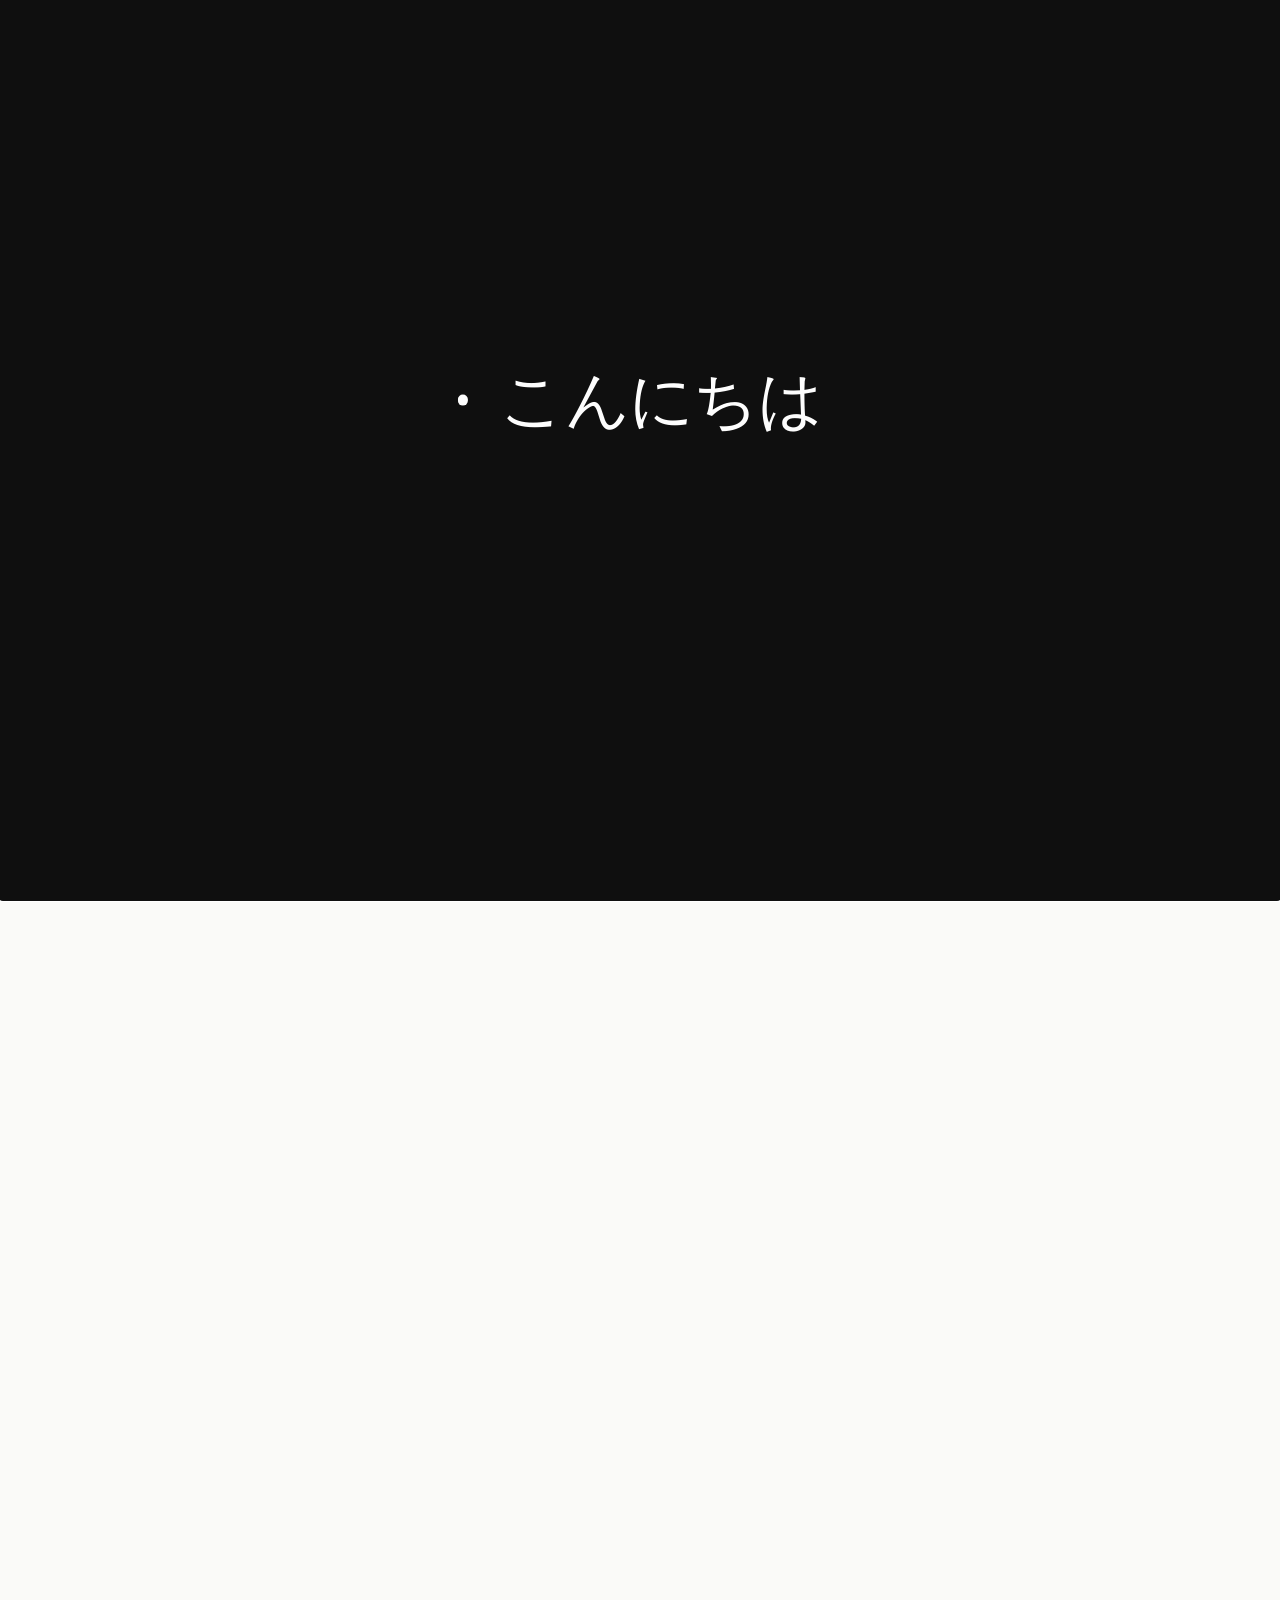
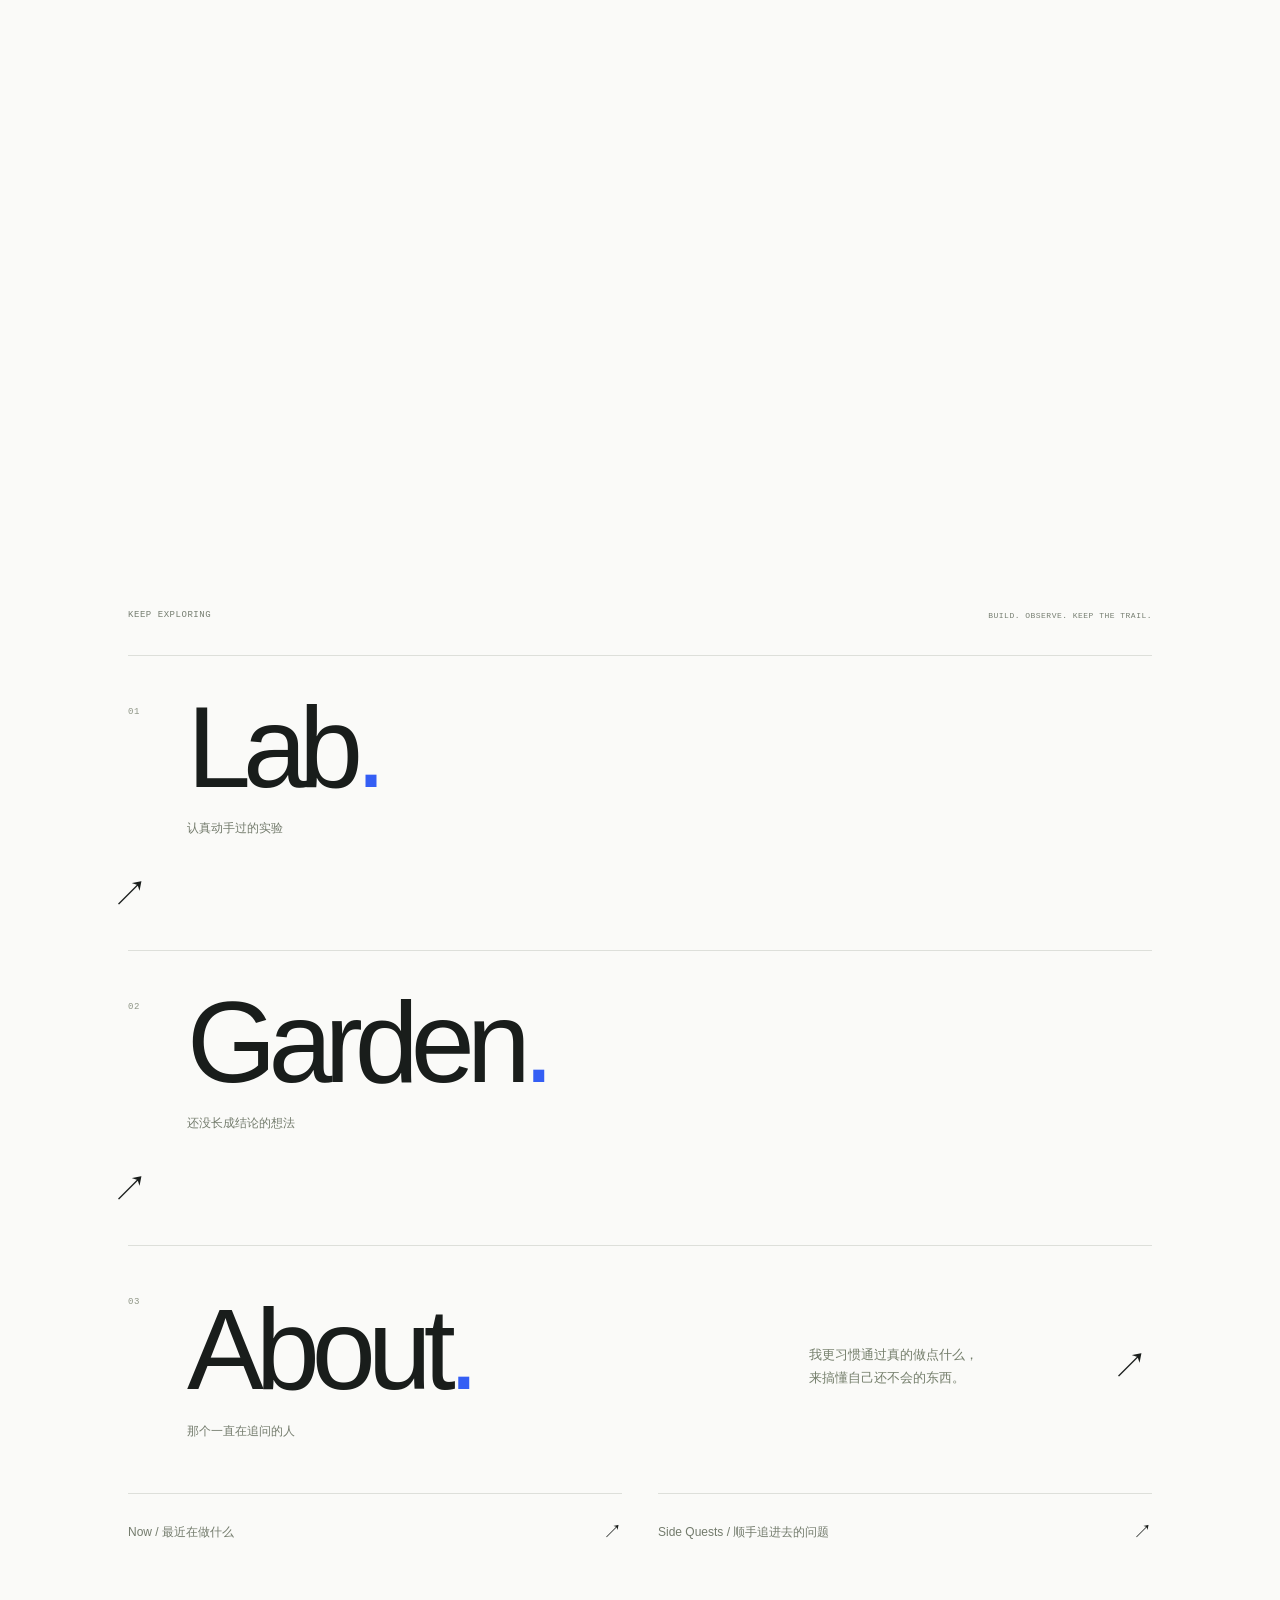
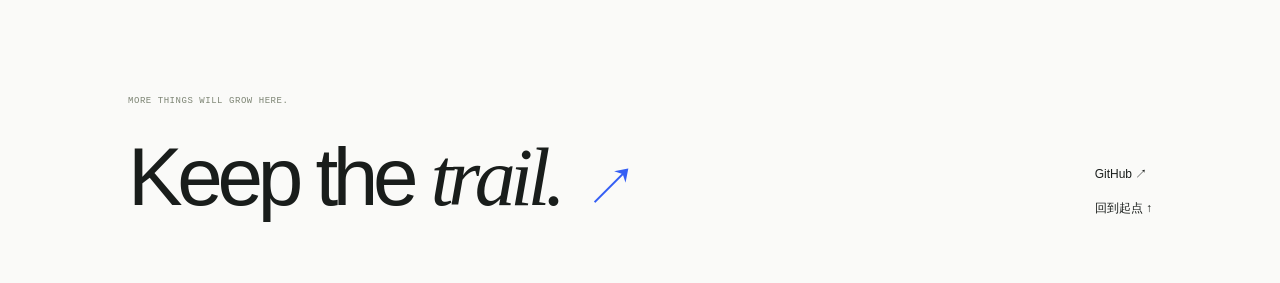
<file: index.html>
<!doctype html>
<html lang="zh-CN">
  <head>
    <meta charset="UTF-8" />
    <meta name="viewport" content="width=device-width, initial-scale=1" />
    <script>
      (() => {
        try {
          const seen = sessionStorage.getItem("aeneas.home-intro.seen");
          sessionStorage.setItem("aeneas.home-intro.seen", "1");
          const navigation = performance.getEntriesByType("navigation")[0];
          const refreshing = navigation?.type === "reload";
          if (
            (!refreshing && (seen || location.hash)) || navigation?.type === "back_forward" ||
            new URLSearchParams(location.search).get("motion") === "reduce" ||
            matchMedia("(prefers-reduced-motion: reduce)").matches ||
            !window.HTMLDialogElement || !Element.prototype.animate
          ) return;

          const root = document.documentElement;
          root.dataset.homeIntro = "pending";
          const release = () => {
            clearTimeout(timeout);
            root.removeAttribute("data-home-intro");
            const dialog = document.getElementById("home-intro");
            if (dialog?.open) dialog.close();
            window.removeEventListener("home-intro-release", release);
            window.removeEventListener("home-intro-finished", release);
          };
          // 外部动画脚本未能加载时，也要独立放行首页。
          const timeout = setTimeout(() => {
            window.dispatchEvent(new Event("home-intro-release"));
          }, 6000);
          window.addEventListener("home-intro-release", release);
          window.addEventListener("home-intro-finished", release);
        } catch {
          // 存储不可用时跳过可选开场，正文仍可访问。
        }
      })();
    </script>
    <meta name="theme-color" content="#fafaf8" />
    <meta
      name="description"
      content="Aeneas 的 Personal Lab / Digital Garden：实验、兔子洞，以及那些本来没必要做但还是做了的东西。"
    />
    <link rel="icon" href="favicon.svg" type="image/svg+xml" />
    <title>Aeneas — Personal Lab / Digital Garden</title>
    <link rel="canonical" href="https://hxy-asdw.github.io/" />
    <meta property="og:title" content="Aeneas — Personal Lab / Digital Garden" />
    <meta property="og:description" content="Aeneas 的 Personal Lab / Digital Garden：实验、兔子洞，以及那些本来没必要做但还是做了的东西。" />
    <meta property="og:url" content="https://hxy-asdw.github.io/" />
    <meta property="og:type" content="website" />
    <meta property="og:site_name" content="Aeneas" />
    <meta name="twitter:card" content="summary" />
    <meta name="twitter:title" content="Aeneas — Personal Lab / Digital Garden" />
    <meta name="twitter:description" content="Aeneas 的 Personal Lab / Digital Garden：实验、兔子洞，以及那些本来没必要做但还是做了的东西。" />
    <link rel="stylesheet" href="home.css?v=seed93" />
    <link rel="stylesheet" href="home-intro.css" />
  </head>
<body class="home-site" data-page="home">
    <dialog class="home-intro" id="home-intro" aria-label="欢迎来到 Aeneas，按 Escape 跳过开场动画" tabindex="-1">
      <div class="home-intro-screen" aria-hidden="true">
        <div class="home-intro-curve"><i></i></div>
      </div>
      <p class="home-intro-label" aria-hidden="true">
        <span class="home-intro-dot"></span><span data-home-intro-word>Hello</span>
      </p>
    </dialog>
    <script>
      (() => {
        const root = document.documentElement;
        if (!root.hasAttribute("data-home-intro")) return;
        const dialog = document.getElementById("home-intro");
        const motion = matchMedia("(prefers-reduced-motion: reduce)");
        const release = () => window.dispatchEvent(new Event("home-intro-release"));
        if (document.hidden || motion.matches || getComputedStyle(dialog).position !== "fixed") {
          release();
          return;
        }
        const previousFocus = document.activeElement;
        const hidden = () => { if (document.hidden) release(); };
        const motionChanged = event => { if (event.matches) release(); };
        const cancel = event => { event.preventDefault(); release(); };
        const cleanup = () => {
          dialog.removeEventListener("cancel", cancel);
          document.removeEventListener("visibilitychange", hidden);
          window.removeEventListener("pagehide", release);
          motion.removeEventListener("change", motionChanged);
          if (previousFocus instanceof HTMLElement && previousFocus.isConnected) {
            previousFocus.focus({ preventScroll: true });
          }
        };
        dialog.addEventListener("close", cleanup, { once: true });
        dialog.addEventListener("cancel", cancel);
        document.addEventListener("visibilitychange", hidden);
        window.addEventListener("pagehide", release);
        motion.addEventListener("change", motionChanged);
        // 在外部脚本下载前建立模态保护，避免键盘进入黑幕后的正文。
        try {
          dialog.showModal();
          root.dataset.homeIntro = "playing";
        } catch {
          release();
          cleanup();
        }
      })();
    </script>
  <a class="skip" href="#explore">跳到实验入口</a>
  <header class="header">
    <a class="brand" href="#top">Aeneas<span>.</span></a>
    <nav aria-label="主导航"><a href="#explore">Lab</a><a href="#garden">Garden</a><a href="games/pug/">Play</a><a href="#about" data-open="about">About</a></nav>
    <a class="header-github" href="https://github.com/hxy-asdw" target="_blank" rel="noreferrer">GitHub ↗</a>
    <button class="menu-button" type="button" aria-label="打开导航" aria-expanded="false" aria-controls="mobile-menu"><i></i><i></i></button>
    <div class="mobile-menu" id="mobile-menu" hidden><a href="#explore">Lab / 实验</a><a href="#garden">Garden / 笔记</a><a href="games/pug/">Play / 玩一会儿</a><a href="#about" data-open="about">About / 关于</a></div>
  </header>
  <main id="top">
    <h1 class="sr-only">Aeneas — Personal Lab / Digital Garden：因为好奇而动手。</h1>
    <section class="journey" id="journey" aria-label="从好奇到实验的连续场景">
      <div class="stage" id="stage">
        <canvas id="field" aria-hidden="true"></canvas>
        <div class="opening" id="opening">
          <p class="top-note mono">PERSONAL LAB / DIGITAL GARDEN</p>
          <div class="hero-words" aria-hidden="true"><span class="word-one">Curious enough.</span><span class="word-two">Build <em>it.</em></span></div>
          <div class="opening-note"><span class="mini-line"></span><p>一个用来保存好奇心的地方。<br>用代码、AI 和 Agent，把问题继续追下去。</p></div>
          <a class="scroll-cue" href="#explore"><span>下滑，展开实验</span><span class="cue-arrow" aria-hidden="true">↓</span></a>
        </div>
        <div class="world-copy" id="world-copy" aria-hidden="true">
          <p class="mono blue">01 / FOLLOW THE QUESTIONS</p>
          <h2>一个问题，<br>走到另一个。</h2>
          <p class="world-description">从一个小游戏，到一条工作流，<br>再到一次值得反复练习的对决。</p>
          <p class="world-instruction"><span class="instruction-dot"></span><span id="world-instruction">点开节点，也可以拖动它们。</span></p>
        </div>
        <div class="constellation" id="constellation" aria-label="实验探索地图" inert>
          <a class="node node-doupo" href="lab/doupo-analysis/#seed-replay" draggable="false" data-node="doupo" data-open="doupo" aria-labelledby="node-doupo-title node-doupo-hint"><span class="node-core"><i></i></span><span class="node-label"><span class="node-number mono">01 / RUNTIME</span><strong id="node-doupo-title">doupo-analysis</strong><span class="node-hint" id="node-doupo-hint">看一局回放 ↗</span></span></a>
          <a class="node node-excel" href="https://github.com/hxy-asdw/excel-data-report" draggable="false" data-node="excel" data-open="excel" aria-labelledby="node-excel-title node-excel-hint"><span class="node-core"><i></i></span><span class="node-label"><span class="node-number mono">02 / AGENT</span><strong id="node-excel-title">Excel Data Report</strong><span class="node-hint" id="node-excel-hint">拆开报告流程 ↗</span></span></a>
          <a class="node node-ashline" href="games/ashline/" draggable="false" data-node="ashline" data-open="ashline" aria-labelledby="node-ashline-title node-ashline-hint"><span class="node-core"><i></i></span><span class="node-label"><span class="node-number mono">03 / PLAYABLE</span><strong id="node-ashline-title">Ashline</strong><span class="node-hint" id="node-ashline-hint">试玩一场对决 ↗</span></span></a>
        </div>
        <div class="stage-bottom"><span class="mono" id="scene-label">KEEP THE CURIOSITY.</span><div class="scene-progress" aria-hidden="true"><i id="scene-progress"></i></div><span class="mono" id="scene-count">01 / 02</span></div>
      </div>
      <span class="explore-anchor" id="explore"></span><span class="explore-anchor" id="lab"></span>
    </section>
    <section class="directory" id="directory" aria-labelledby="directory-title">
      <div class="directory-head"><h2 class="mono" id="directory-title">KEEP EXPLORING</h2><span class="mono">BUILD. OBSERVE. KEEP THE TRAIL.</span></div>
      <div class="directory-row" data-peek="doupo"><span class="row-index mono">01</span><a class="row-main" href="lab/"><strong>Lab<span class="blue">.</span></strong><span class="row-caption">认真动手过的实验</span></a><span class="inline-preview"><img src="assets/lab/doupo-analysis/runtime-lab.png" width="1578" height="1046" loading="lazy" alt="doupo 离线调试的真实截图"></span><a class="row-arrow" href="lab/doupo-analysis/" data-open="doupo" aria-label="快速预览 lab 内容" title="快速预览">↗</a></div>
      <div class="directory-row" id="garden" data-peek="workflow"><span class="row-index mono">02</span><a class="row-main" href="garden/"><strong>Garden<span class="blue">.</span></strong><span class="row-caption">还没长成结论的想法</span></a><span class="inline-preview note-inline"><span>最重要的<br>不是 Prompt。</span></span><a class="row-arrow" href="garden/workflow-not-prompts/" data-open="workflow" aria-label="快速预览 garden 内容" title="快速预览">↗</a></div>
      <div class="directory-row about-row"><span class="row-index mono">03</span><a class="row-main" href="#about" data-open="about"><strong>About<span class="blue">.</span></strong><span class="row-caption">那个一直在追问的人</span></a><span class="about-preview">我更习惯通过真的做点什么，<br>来搞懂自己还不会的东西。</span><a class="row-arrow" href="#about" data-open="about" aria-label="快速预览 about 内容" title="快速预览">↗</a></div>
      <div class="directory-extras"><a href="#now" data-open="now">Now / 最近在做什么</a><a href="#side-quests" data-open="sidequests">Side Quests / 顺手追进去的问题</a></div>
    </section>
    <noscript><section class="no-script-about" id="about"><h2>一个保存过程的地方。</h2><p>Aeneas 是我在网上使用的名字。我更习惯通过真的做点什么，来搞懂自己还不会的东西。</p><p>这里保存实验、笔记和还没回答的问题。可以从上方 Lab、Garden 进入完整内容。</p><h3 id="now">最近在做什么</h3><p>整理企业站预览、住宿预订联调和会员引荐原型。在 <a href="lab/">Lab</a> 看实验，在 <a href="garden/#what-a-test-proves">Garden</a> 看验收笔记。</p><h3 id="side-quests">顺手追进去的问题</h3><p>conversation-structure · codex-reconnect-debug · github-pages-learning</p></section></noscript>
    <footer class="footer"><div><p class="mono">MORE THINGS WILL GROW HERE.</p><p class="footer-line"><a href="/404.html">Keep the <em>trail.</em><span class="blue" aria-hidden="true">↗</span></a></p></div><div class="footer-links"><a href="https://github.com/hxy-asdw" target="_blank" rel="noreferrer">GitHub ↗</a><a href="#top">回到起点 ↑</a></div></footer>
  </main>
  <div class="cursor-preview" id="cursor-preview" aria-hidden="true"><div class="peek-doupo" data-peek-card="doupo"><img src="assets/lab/doupo-analysis/runtime-lab.png" loading="lazy" alt=""><p class="mono">DOUPO-ANALYSIS / OPEN THE EXPERIMENT ↗</p></div><div class="peek-note" data-peek-card="workflow" hidden><p class="mono">A FIELD NOTE / GROWING</p><strong>最重要的<br>不是 Prompt。</strong><span>把一次开发过程，变成一种工作方法。</span></div></div>
  <dialog class="detail-dialog" id="detail-dialog" aria-labelledby="detail-title">
    <div class="detail-top"><a class="detail-brand" href="#top" id="detail-home">Aeneas<span class="blue">.</span></a><span class="mono" id="detail-kicker"></span><button class="close-dialog" type="button" aria-label="关闭并返回实验场景">关闭 <span aria-hidden="true">×</span></button></div>
    <div class="detail-body"><div class="detail-intro"><p class="mono blue" id="detail-type"></p><h2 id="detail-title" tabindex="-1"></h2><p class="detail-summary" id="detail-summary"></p></div><div class="detail-media" id="detail-media"></div><div class="detail-copy" id="detail-copy"></div><div class="detail-actions" id="detail-actions"></div></div>
    <div class="detail-switch" id="detail-switch" aria-label="切换实验"><button type="button" data-detail-project="doupo">01 doupo-analysis</button><button type="button" data-detail-project="excel">02 Excel Data Report</button><button type="button" data-detail-project="ashline">03 Ashline</button></div>
  </dialog>
  <script src="content.js?v=20261125"></script>
  <script src="home.js?v=seed93" defer></script>
  <script src="home-intro.js" defer></script>
</body>
</html>
</file>
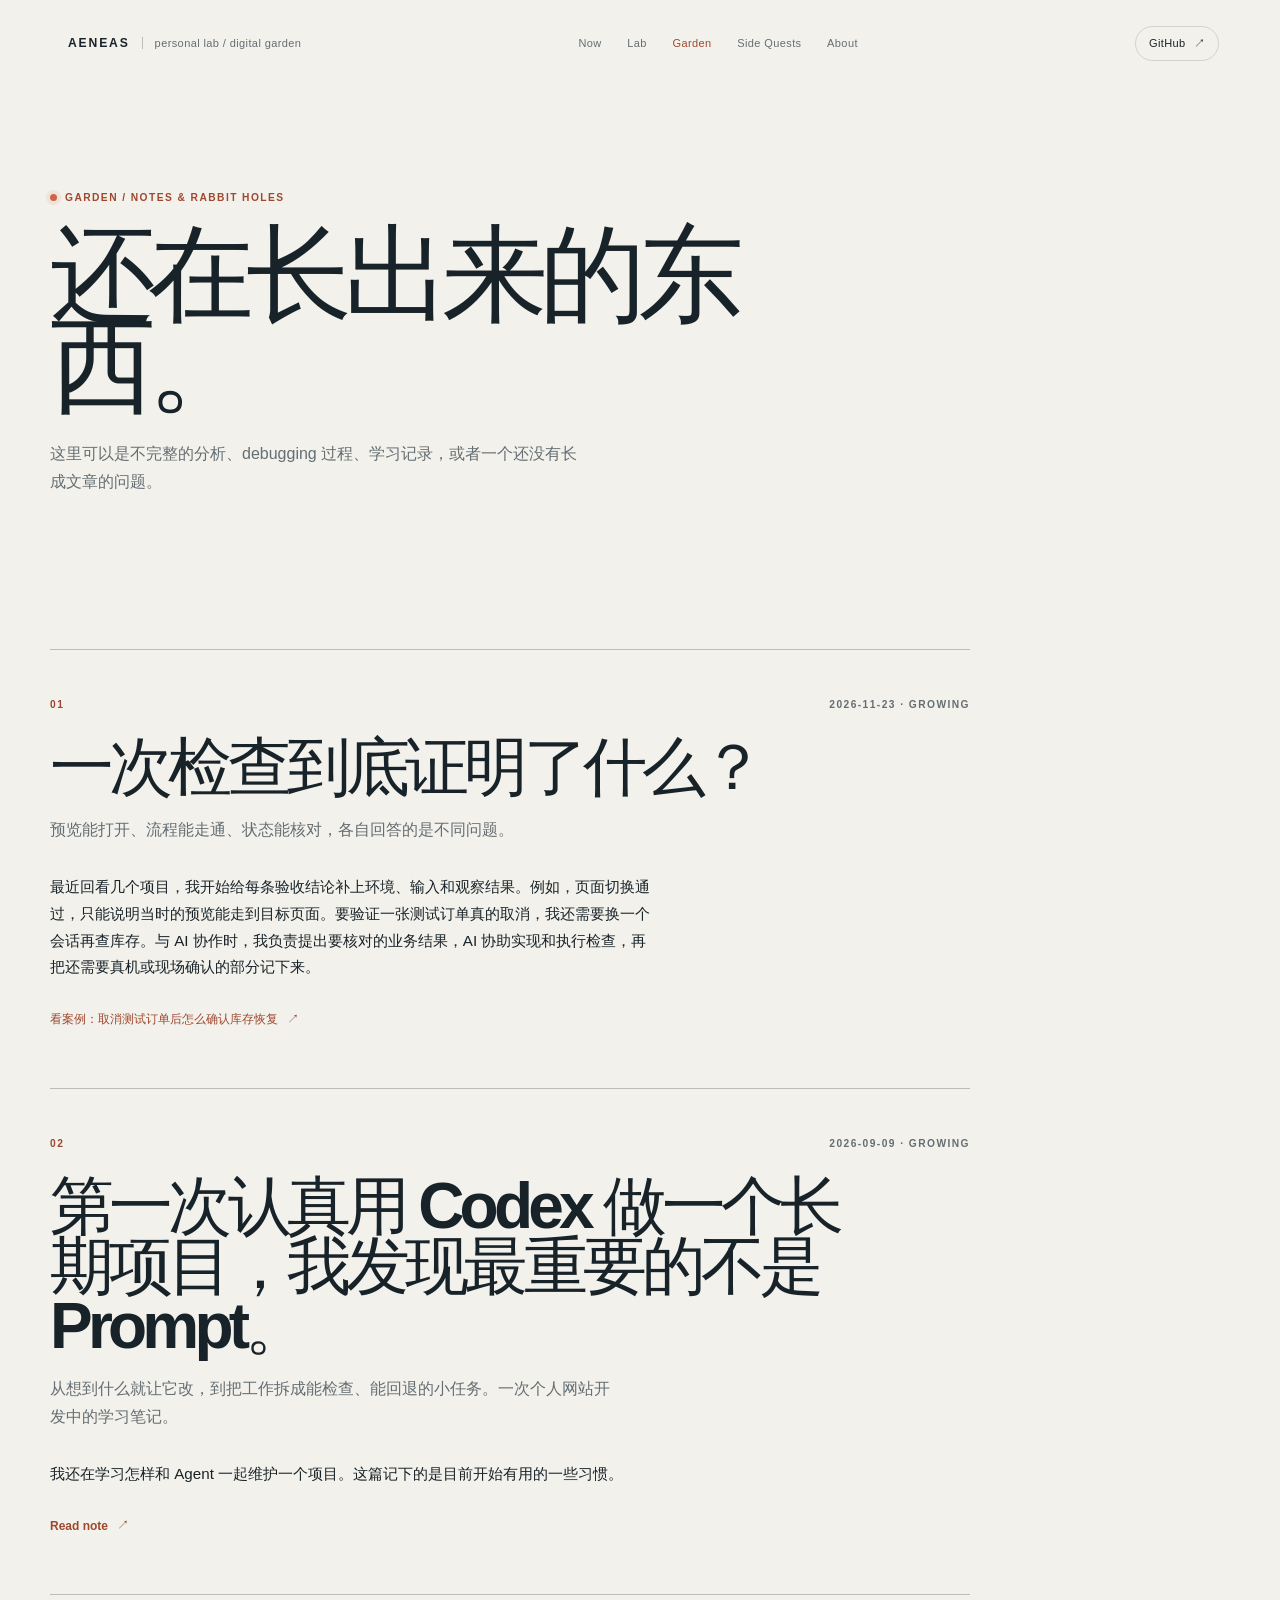
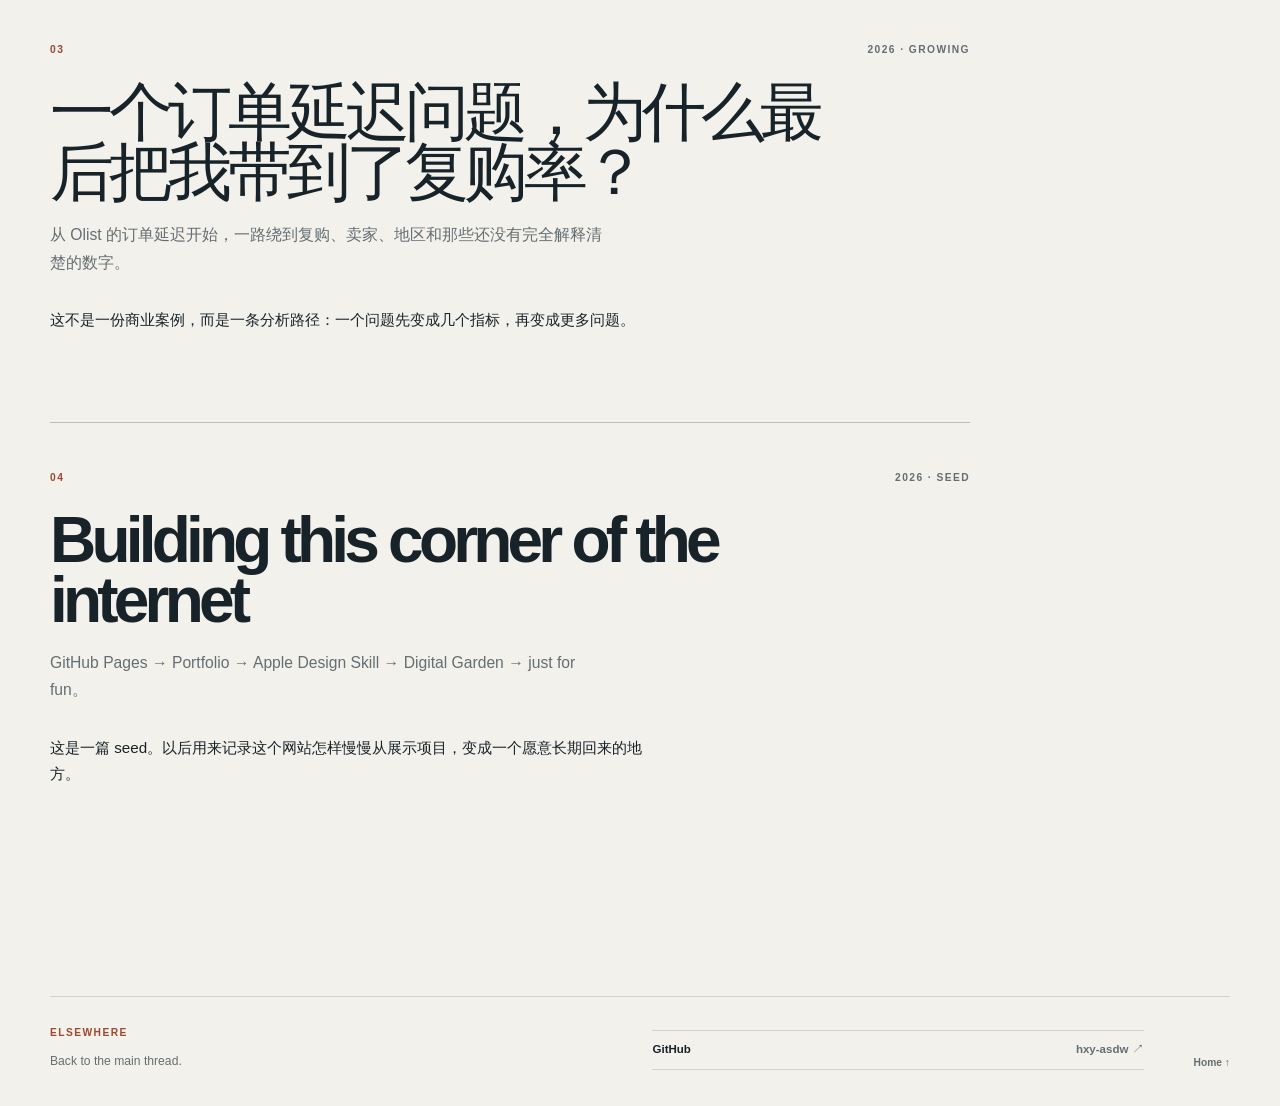
<file: garden/index.html>
<!doctype html>
<html lang="zh-CN">
  <head>
    <meta charset="UTF-8" />
    <meta name="viewport" content="width=device-width, initial-scale=1" />
    <meta name="theme-color" content="#f3f1eb" />
    <meta name="description" content="Aeneas 的 Digital Garden：笔记、兔子洞和还在生长的东西。" />
    <link rel="icon" href="../favicon.svg" type="image/svg+xml" />
    <title>Garden — Aeneas</title>
    <link rel="canonical" href="https://hxy-asdw.github.io/garden/" />
    <meta property="og:title" content="Garden — Aeneas" />
    <meta property="og:description" content="Aeneas 的 Digital Garden：笔记、兔子洞和还在生长的东西。" />
    <meta property="og:url" content="https://hxy-asdw.github.io/garden/" />
    <meta property="og:type" content="website" />
    <meta property="og:site_name" content="Aeneas" />
    <meta name="twitter:card" content="summary" />
    <meta name="twitter:title" content="Garden — Aeneas" />
    <meta name="twitter:description" content="Aeneas 的 Digital Garden：笔记、兔子洞和还在生长的东西。" />
    <link rel="stylesheet" href="../styles.css?v=20261125" />
  </head>
  <body class="lab-site" data-page="garden-index">
    <header class="lab-header" data-header>
      <a class="lab-brand" href="../" aria-label="返回 Aeneas 首页">
        <span class="lab-brand-mark">AENEAS</span>
        <span class="lab-brand-subtitle">personal lab / digital garden</span>
      </a>
      <nav class="lab-nav" aria-label="主导航">
        <a href="../#now">Now</a>
        <a href="../lab/">Lab</a>
        <a class="is-active" href="./">Garden</a>
        <a href="../#side-quests">Side Quests</a>
        <a href="../#about">About</a>
      </nav>
      <a class="lab-header-github" href="https://github.com/hxy-asdw" target="_blank" rel="noreferrer">GitHub <span aria-hidden="true">↗</span></a>
    </header>
    <main class="v2-index-page">
      <section class="v2-index-hero v2-section">
        <p class="v2-eyebrow"><span class="v2-status-dot"></span> GARDEN / NOTES &amp; RABBIT HOLES</p>
        <h1>还在长出来的东西。</h1>
        <p>这里可以是不完整的分析、debugging 过程、学习记录，或者一个还没有长成文章的问题。</p>
      </section>
      <section class="v2-section v2-index-list" data-index-list>
        <p id="what-a-test-proves">一次检查到底证明了什么？每条验收结论都记下环境、输入和观察结果，再单独列出需要真机或现场确认的部分。 <a class="v2-text-link" href="/lab/#booking-workflow">看住宿预订实验 ↗</a></p>
        <p><a class="v2-text-link" href="/garden/workflow-not-prompts/">最重要的不是 Prompt — Codex workflow Garden Note</a></p>
      </section>
    </main>
    <footer class="v2-footer">
      <div><p class="v2-eyebrow">ELSEWHERE</p><p class="v2-footer-note">Back to the main thread.</p></div>
      <div class="v2-footer-links"><a href="https://github.com/hxy-asdw" target="_blank" rel="noreferrer"><span>GitHub</span><span>hxy-asdw ↗</span></a></div>
      <a class="v2-back-top" href="../">Home ↑</a>
    </footer>
    <script src="../content.js?v=20261125"></script>
    <script src="../script.js?v=20261125" defer></script>
  </body>
</html>
</file>
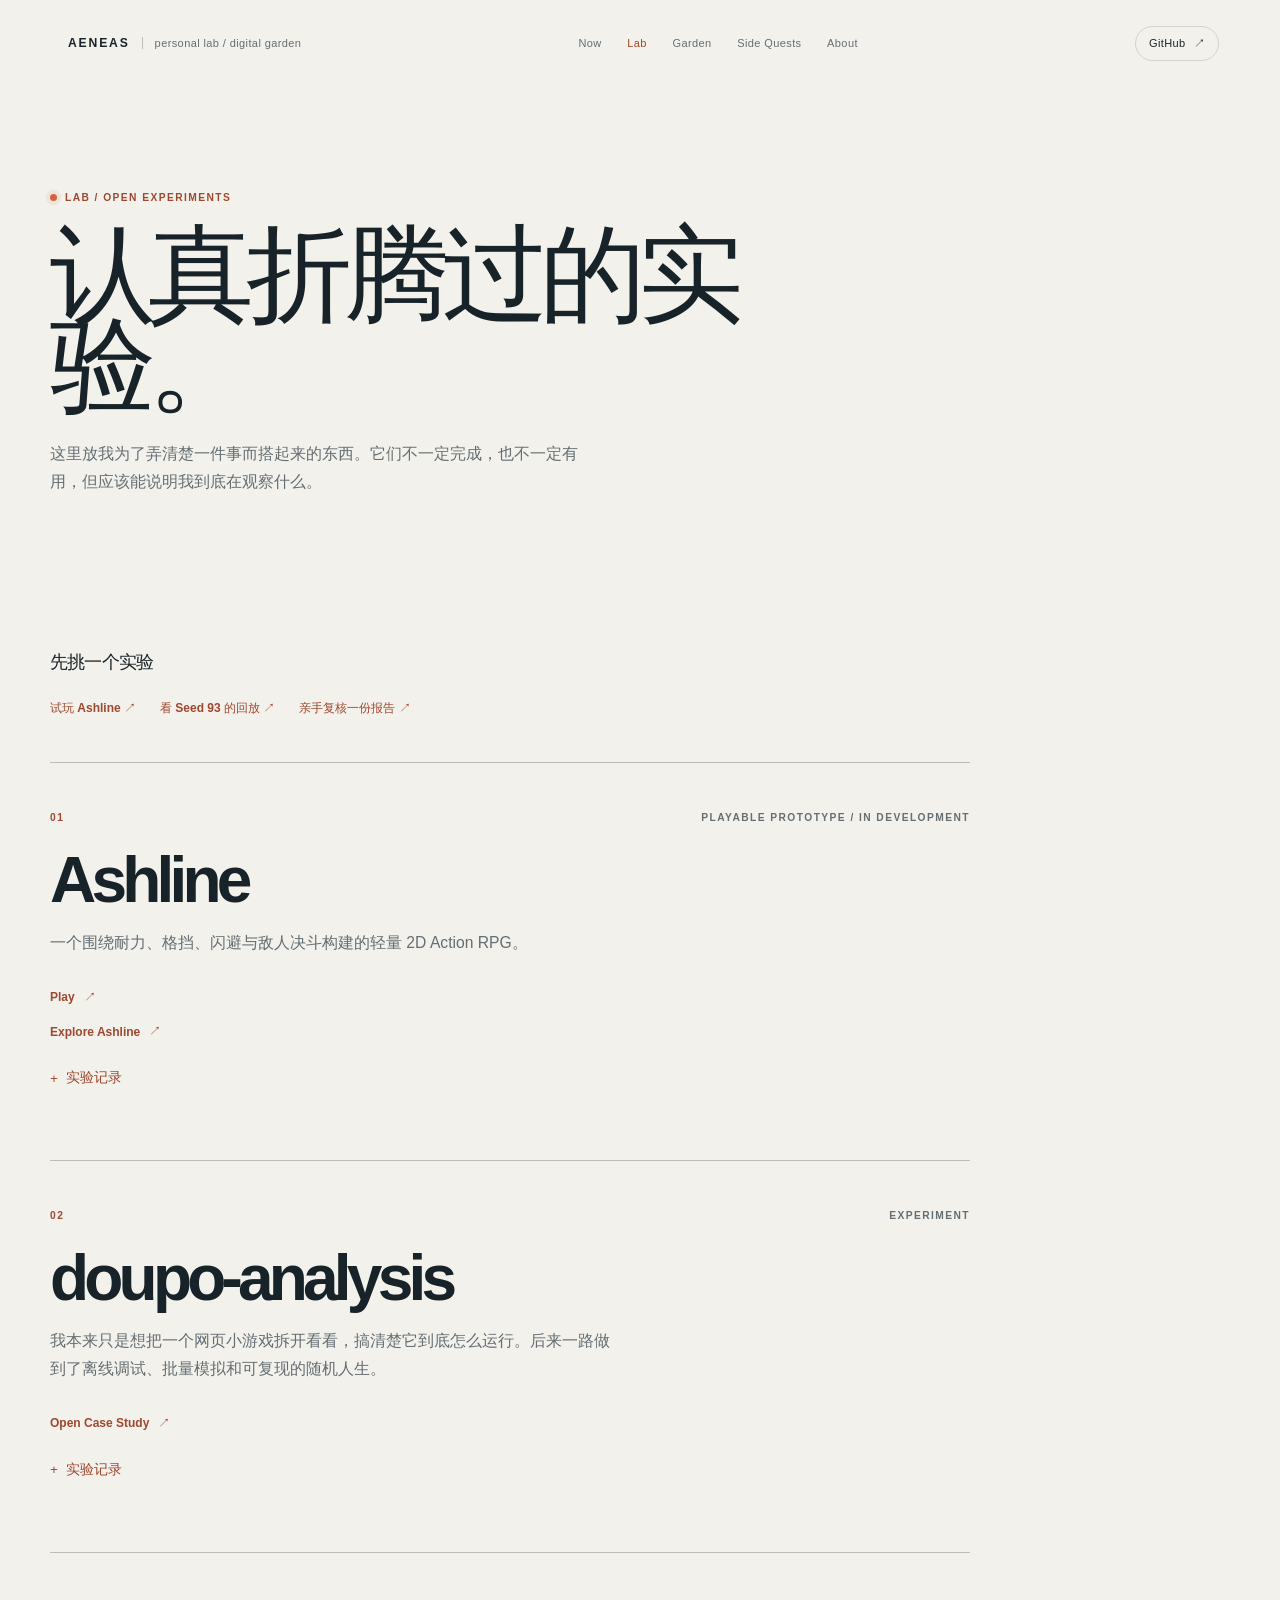
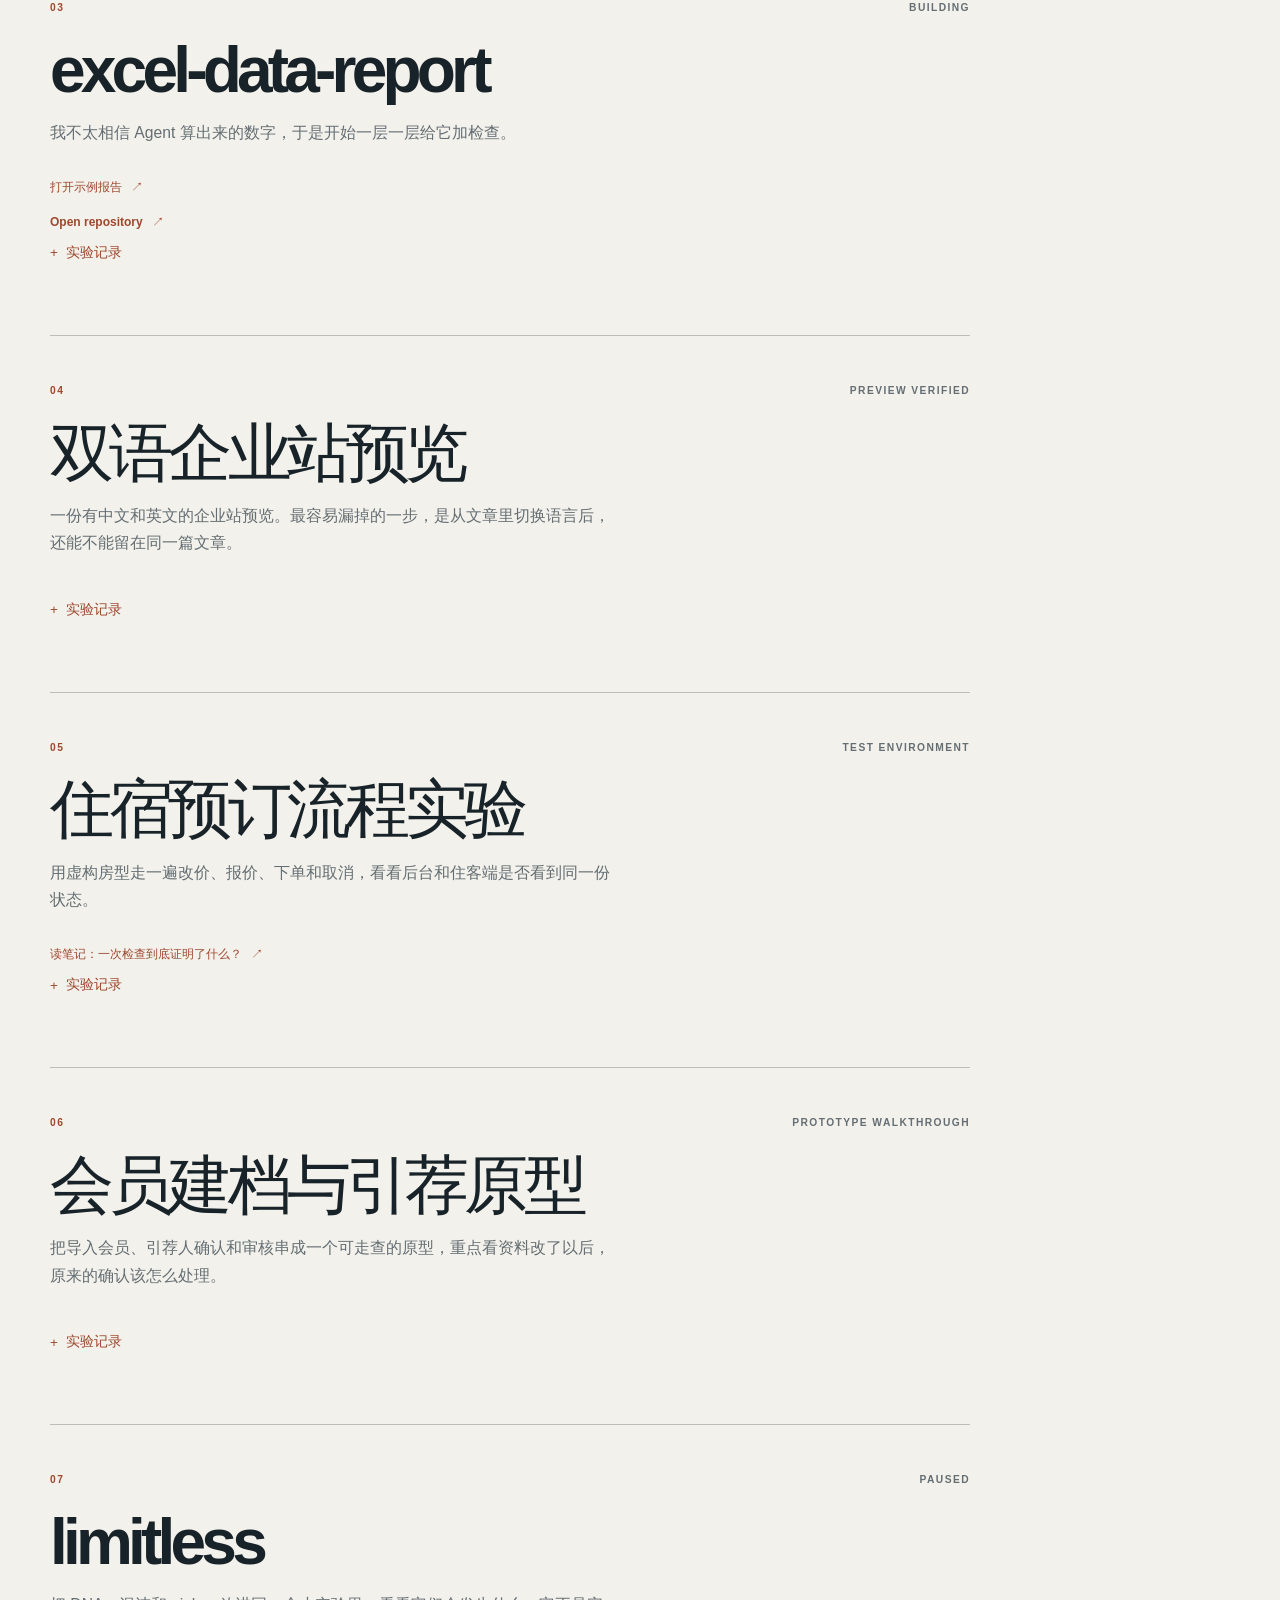
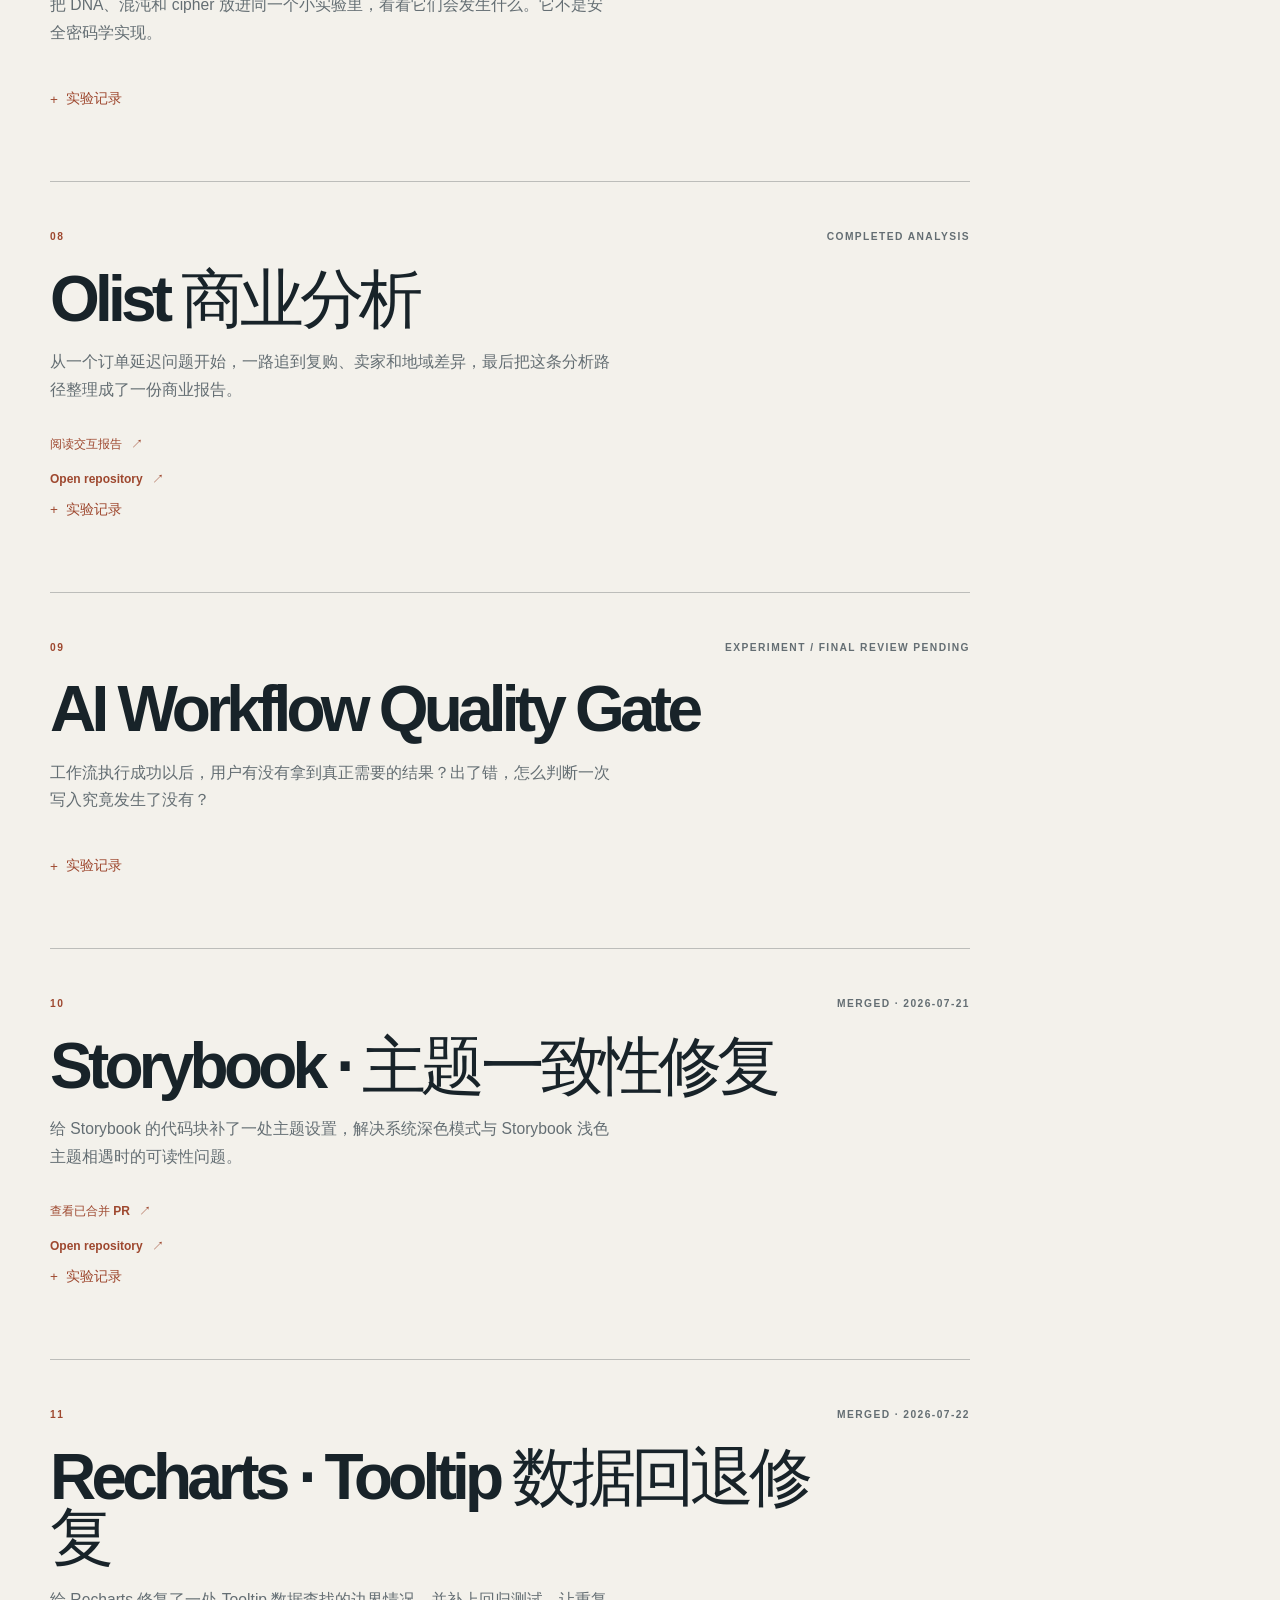
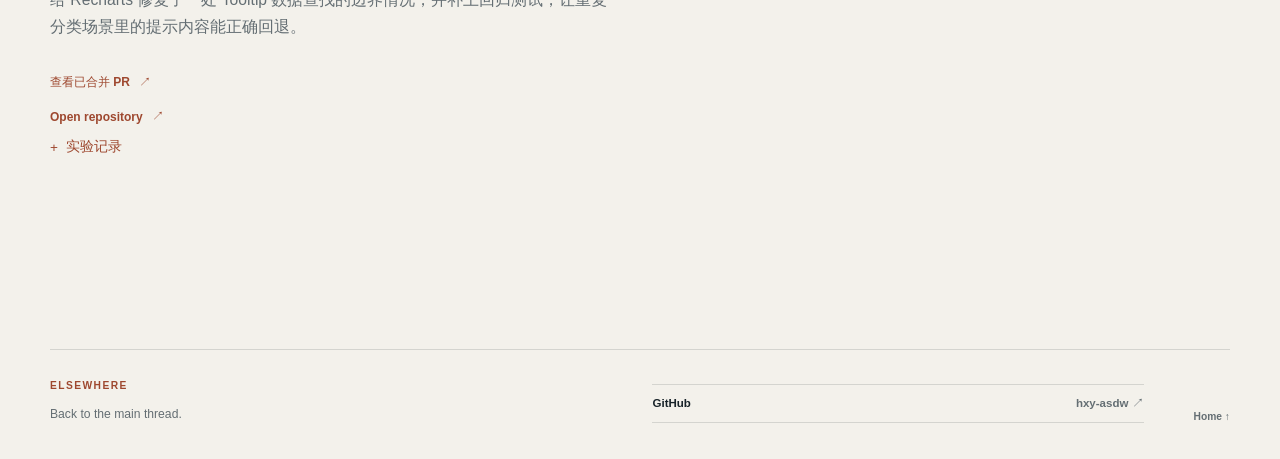
<file: lab/index.html>
<!doctype html>
<html lang="zh-CN">
  <head>
    <meta charset="UTF-8" />
    <meta name="viewport" content="width=device-width, initial-scale=1" />
    <meta name="theme-color" content="#f3f1eb" />
    <meta name="description" content="Aeneas 的实验室：认真搭过的东西，以及还没有结束的问题。" />
    <link rel="icon" href="../favicon.svg" type="image/svg+xml" />
    <title>Lab — Aeneas</title>
    <link rel="canonical" href="https://hxy-asdw.github.io/lab/" />
    <meta property="og:title" content="Lab — Aeneas" />
    <meta property="og:description" content="Aeneas 的实验室：认真搭过的东西，以及还没有结束的问题。" />
    <meta property="og:url" content="https://hxy-asdw.github.io/lab/" />
    <meta property="og:type" content="website" />
    <meta property="og:site_name" content="Aeneas" />
    <meta name="twitter:card" content="summary" />
    <meta name="twitter:title" content="Lab — Aeneas" />
    <meta name="twitter:description" content="Aeneas 的实验室：认真搭过的东西，以及还没有结束的问题。" />
    <link rel="stylesheet" href="../styles.css?v=20261125" />
  </head>
  <body class="lab-site" data-page="lab-index">
    <header class="lab-header" data-header>
      <a class="lab-brand" href="../" aria-label="返回 Aeneas 首页">
        <span class="lab-brand-mark">AENEAS</span>
        <span class="lab-brand-subtitle">personal lab / digital garden</span>
      </a>
      <nav class="lab-nav" aria-label="主导航">
        <a href="../#now">Now</a>
        <a class="is-active" href="./">Lab</a>
        <a href="../garden/">Garden</a>
        <a href="../#side-quests">Side Quests</a>
        <a href="../#about">About</a>
      </nav>
      <a class="lab-header-github" href="https://github.com/hxy-asdw" target="_blank" rel="noreferrer">GitHub <span aria-hidden="true">↗</span></a>
    </header>
    <main class="v2-index-page">
      <section class="v2-index-hero v2-section">
        <p class="v2-eyebrow"><span class="v2-status-dot"></span> LAB / OPEN EXPERIMENTS</p>
        <h1>认真折腾过的实验。</h1>
        <p>这里放我为了弄清楚一件事而搭起来的东西。它们不一定完成，也不一定有用，但应该能说明我到底在观察什么。</p>
      </section>
      <nav class="v2-section v2-lab-trails" aria-label="先挑一个实验">
        <h2>先挑一个实验</h2>
        <ul>
          <li><a class="v2-text-link" href="/games/ashline/">试玩 Ashline ↗</a></li>
          <li><a class="v2-text-link" href="/lab/doupo-analysis/#seed-replay">看 Seed 93 的回放 ↗</a></li>
          <li><a class="v2-text-link" href="/#excel-review">亲手复核一份报告 ↗</a></li>
        </ul>
      </nav>
      <section class="v2-section v2-index-list" data-index-list>
        <p id="ashline"><a class="v2-text-link" href="/lab/ashline/">Ashline — Playable prototype</a></p>
        <p id="doupo-analysis"><a class="v2-text-link" href="/lab/doupo-analysis/">doupo-analysis — Read the exploration</a></p>
        <p id="excel-data-report"><a class="v2-text-link" href="/lab/excel-data-report/report.html">打开 Excel 示例报告 ↗</a> · <a class="v2-text-link" href="https://github.com/hxy-asdw/excel-data-report" target="_blank" rel="noreferrer">查看公开仓库 ↗</a></p>
        <p id="bilingual-site-preview">双语企业站预览 — 已走查中英文切换、文章路径保留和手机跳转。</p>
        <p id="booking-workflow">住宿预订流程实验 — 用虚构房型联调报价、下单、取消和库存恢复。 <a class="v2-text-link" href="/garden/#what-a-test-proves">阅读验收笔记 ↗</a></p>
        <p id="member-referral-prototype">会员建档与引荐原型 — 用虚构样表走查导入、引荐确认和审核。</p>
        <p id="limitless">limitless — 暂停中的 DNA / 混沌 / cipher 小实验，非安全密码学实现。</p>
        <p id="olist-business-analysis-report"><a class="v2-text-link" href="/lab/olist-business-analysis/report.html">阅读 Olist 交互报告 ↗</a> · <a class="v2-text-link" href="https://github.com/hxy-asdw/olist-business-analysis-report" target="_blank" rel="noreferrer">查看公开仓库 ↗</a>（历史数据的统计关联不能证明因果。）</p>
        <p id="ai-workflow-quality-gate">AI Workflow Quality Gate — 用合成数据核对权限、重复提交和最终状态，最终审查待确认。</p>
        <p id="storybook-theme-fix"><a class="v2-text-link" href="https://github.com/storybookjs/storybook/pull/35541" target="_blank" rel="noreferrer">Storybook · 主题一致性修复 — 已合并开源贡献</a></p>
        <p id="recharts-tooltip-fallback"><a class="v2-text-link" href="https://github.com/recharts/recharts/pull/7573" target="_blank" rel="noreferrer">Recharts · Tooltip 数据回退修复 — 已合并开源贡献</a></p>
      </section>
    </main>
    <footer class="v2-footer">
      <div><p class="v2-eyebrow">ELSEWHERE</p><p class="v2-footer-note">Back to the main thread.</p></div>
      <div class="v2-footer-links"><a href="https://github.com/hxy-asdw" target="_blank" rel="noreferrer"><span>GitHub</span><span>hxy-asdw ↗</span></a></div>
      <a class="v2-back-top" href="../">Home ↑</a>
    </footer>
    <script src="../content.js?v=20261125"></script>
    <script src="../script.js?v=20261125" defer></script>
  </body>
</html>
</file>
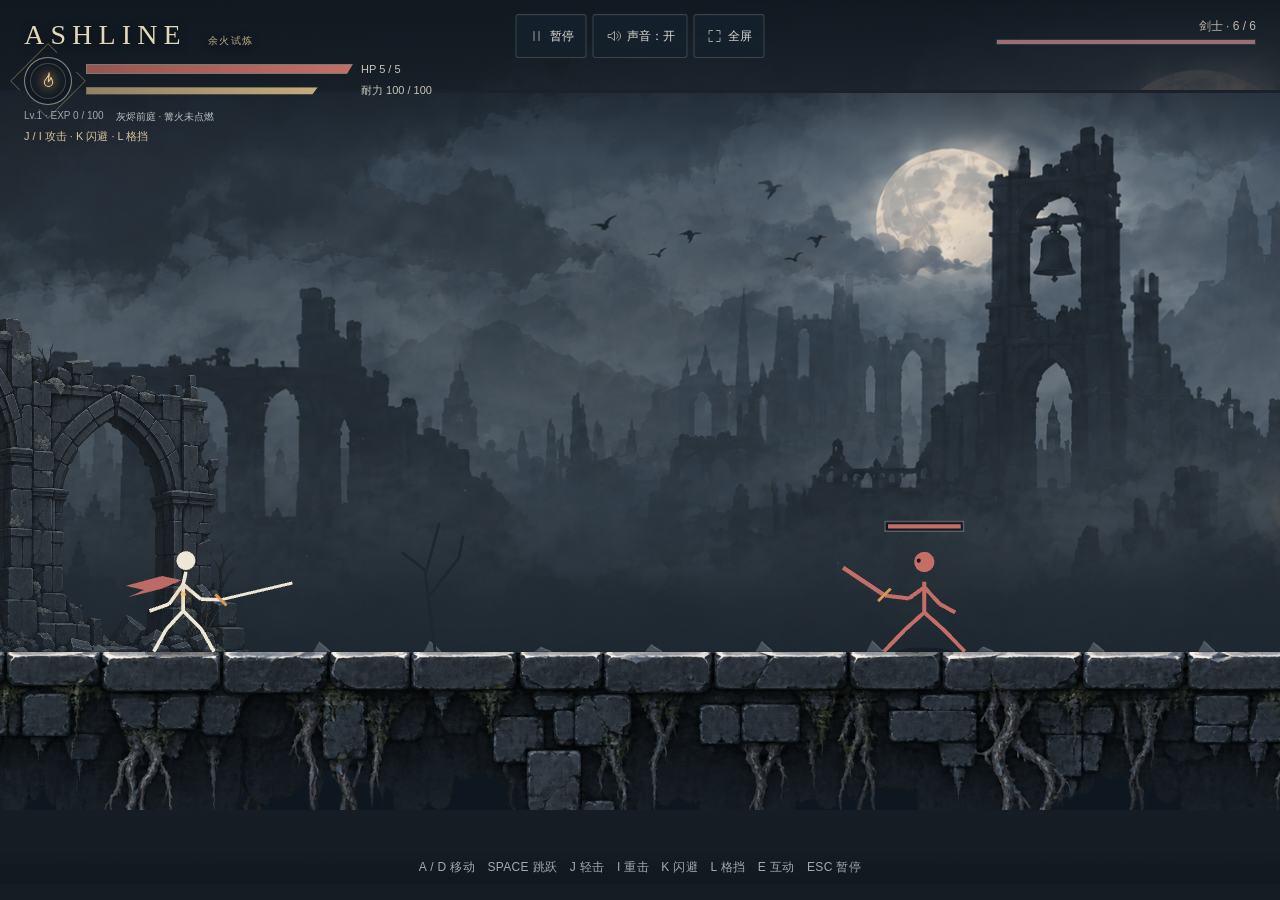
<file: games/ashline/index.html>
<!doctype html>
<html lang="zh-CN">
  <head>
    <meta charset="UTF-8" />
    <meta name="viewport" content="width=device-width, initial-scale=1.0, viewport-fit=cover" />
    <meta name="theme-color" content="#14161b" />
    <link rel="icon" href="data:," />
    <title>Ashline · 余火试炼</title>
    <script type="module" crossorigin src="./assets/index-CgheMQmu.js"></script>
    <link rel="stylesheet" crossorigin href="./assets/index-CTzhK05A.css">
  </head>
  <body>
    <div id="play-surface">
      <main id="game-container" aria-label="游戏画布"></main>
    </div>
  </body>
</html>
</file>
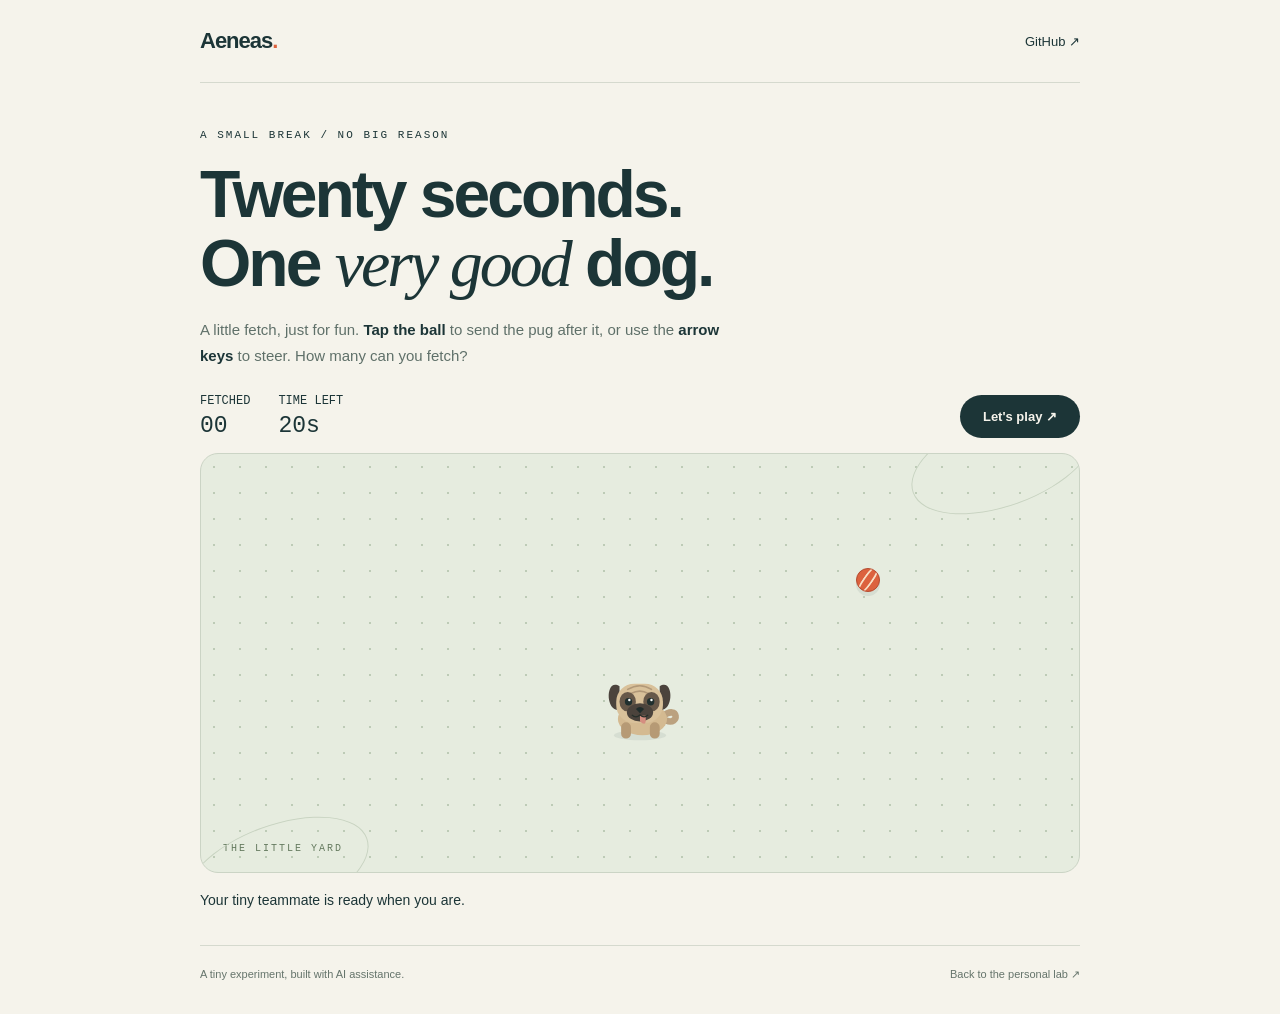
<file: games/pug/index.html>
<!doctype html>
<html lang="en">
<head>
  <meta charset="utf-8">
  <meta name="viewport" content="width=device-width, initial-scale=1">
  <meta name="theme-color" content="#f5f3eb">
  <meta name="description" content="A tiny fetching game. Twenty seconds, a tennis ball, and one very good pug.">
  <title>A little fetch — Aeneas</title>
  <link rel="icon" href="../../favicon.svg" type="image/svg+xml">
  <style>
    :root{color-scheme:light;--paper:#f5f3eb;--ink:#1c3537;--orange:#dc623e;--line:#d5d9ce}
    *{box-sizing:border-box}body{margin:0;background:var(--paper);color:var(--ink);font-family:Arial,Helvetica,sans-serif;-webkit-font-smoothing:antialiased}
    a{color:inherit;text-decoration:none}a:hover{text-decoration:underline}button{font:inherit;cursor:pointer}button:disabled{cursor:default}
    :focus-visible{outline:3px solid var(--orange);outline-offset:5px}
    main{width:min(880px,90%);margin:auto}nav{display:flex;justify-content:space-between;align-items:center;padding:28px 0;border-bottom:1px solid var(--line);font-size:13px}
    .brand{font-weight:700;font-size:22px;letter-spacing:-1px}.brand span{color:var(--orange)}.eyebrow{font:11px/1.5 monospace;letter-spacing:2px;margin:44px 0 16px}
    h1{font-size:clamp(38px,7vw,66px);line-height:1.06;letter-spacing:-3px;font-weight:600;margin:0 0 18px}h1 em{font-family:Georgia,serif;font-weight:400}
    .intro{max-width:550px;font-size:15px;line-height:1.7;color:#5f7069;margin-bottom:26px}.intro strong{color:var(--ink)}
    .game-top{display:flex;justify-content:space-between;align-items:center;margin-bottom:14px;gap:12px}.stats{display:flex;gap:28px;font:12px monospace}.stats strong{font-size:23px;font-weight:500;display:block;margin-top:5px;font-variant-numeric:tabular-nums}
    #start{border:0;border-radius:28px;background:var(--ink);color:var(--paper);padding:14px 23px;font-weight:600;font-size:13px}#start:hover{background:#345553}
    #yard{height:clamp(300px,49vh,420px);position:relative;overflow:hidden;border:1px solid #cbd4c5;border-radius:18px;background-color:#e6ecdf;background-image:radial-gradient(#bdcbb6 1px,transparent 1px);background-size:26px 26px;touch-action:none;isolation:isolate}
    #yard:before,#yard:after{content:"";position:absolute;width:190px;height:90px;border:1px solid #c9d4c2;border-radius:50%;transform:rotate(-20deg);pointer-events:none}#yard:before{top:-40px;right:-20px}#yard:after{bottom:-45px;left:-20px}
    .yard-label{position:absolute;left:22px;bottom:18px;font:10px monospace;letter-spacing:2px;color:#64795e;pointer-events:none}
    #pug{position:absolute;left:50%;top:60%;width:82px;height:82px;transform:translate(-50%,-50%);pointer-events:none;z-index:2}#pug svg{display:block;width:100%;height:100%}
    #ball{position:absolute;left:76%;top:30%;width:44px;height:44px;padding:10px;border:0;background:none;transform:translate(-50%,-50%);border-radius:50%;z-index:3}
    #ball span{display:block;width:24px;height:24px;background:#dc623e;border-radius:50%;border:1px solid #b44c31;box-shadow:0 4px 0 #1c353714;overflow:hidden;position:relative}
    #ball span:after{content:"";position:absolute;inset:-6px 6px;border-left:2px solid #f8dfc5;border-right:2px solid #f8dfc5;border-radius:50%;transform:rotate(35deg)}
    #status{min-height:44px;margin:16px 0 12px;font-size:14px;line-height:1.6}footer{border-top:1px solid var(--line);padding:20px 0 30px;color:#65746b;display:flex;justify-content:space-between;gap:15px;font-size:11px;line-height:1.6}
    @media(max-width:500px){nav{padding:22px 0}.eyebrow{margin-top:30px}h1{letter-spacing:-1.7px}.intro{font-size:13px}.stats{gap:20px}.stats strong{font-size:21px}#start{padding:13px 18px}footer{flex-direction:column;gap:5px}}
  </style>
</head>
<body>
<main>
  <nav aria-label="Main navigation"><a class="brand" href="../../">Aeneas<span>.</span></a><a href="https://github.com/hxy-asdw">GitHub ↗</a></nav>
  <p class="eyebrow">A SMALL BREAK / NO BIG REASON</p>
  <h1>Twenty seconds.<br>One <em>very good</em> dog.</h1>
  <p class="intro">A little fetch, just for fun. <strong>Tap the ball</strong> to send the pug after it, or use the <strong>arrow keys</strong> to steer. How many can you fetch?</p>
  <div class="game-top"><div class="stats"><div>FETCHED<strong id="score">00</strong></div><div>TIME LEFT<strong id="time">20s</strong></div></div><button id="start" type="button" disabled>Let's play ↗</button></div>
  <div id="yard" role="group" tabindex="0" aria-label="Playing field. Tap a destination or use arrow keys to move the pug.">
    <div id="pug" aria-hidden="true">
      <svg viewBox="0 0 100 100" xmlns="http://www.w3.org/2000/svg">
        <ellipse cx="50" cy="87" rx="32" ry="6" fill="#1c353714"/>
        <path d="M77 64c21-16 21 12 5 5" fill="none" stroke="#bba17f" stroke-width="8" stroke-linecap="round"/>
        <ellipse cx="53" cy="67" rx="30" ry="20" fill="#d4ba91"/>
        <path d="M33 77v8m35-8v8" stroke="#b69a75" stroke-width="12" stroke-linecap="round"/>
        <path d="M25 27C8 16 7 58 25 56m49-29c17-11 18 31 0 29" fill="#4b433c"/>
        <rect x="21" y="24" width="57" height="48" rx="22" fill="#d9c19a"/>
        <path d="M35 31q15-9 29 0m-25 5q11-6 21 0" stroke="#b19878" stroke-width="2" fill="none" stroke-linecap="round"/>
        <ellipse cx="35" cy="46" rx="10" ry="12" fill="#675849"/><ellipse cx="64" cy="46" rx="10" ry="12" fill="#675849"/>
        <circle cx="36" cy="46" r="4.5" fill="#202f2e"/><circle cx="63" cy="46" r="4.5" fill="#202f2e"/>
        <circle cx="37" cy="44" r="1.5" fill="#fff"/><circle cx="64" cy="44" r="1.5" fill="#fff"/>
        <ellipse cx="50" cy="59" rx="16" ry="11" fill="#4b433c"/><path d="M45 55q5-5 10 0l-5 5z" fill="#1f2c2b"/>
        <path d="M50 63v7q7 6 7-1v-6" fill="#d58e80"/><path d="M40 62q5 5 10 0q5 5 10 0" stroke="#252e29" fill="none" stroke-width="1.5"/>
      </svg>
    </div>
    <button id="ball" type="button" aria-label="Fetch this ball" disabled><span></span></button>
    <span class="yard-label" aria-hidden="true">THE LITTLE YARD</span>
  </div>
  <p id="status" role="status" aria-live="polite">Your tiny teammate is ready when you are.</p>
  <noscript><p>This game needs JavaScript. <a href="../../">Back to the lab ↗</a></p></noscript>
  <footer><span>A tiny experiment, built with AI assistance.</span><a href="../../">Back to the personal lab ↗</a></footer>
</main>
<script>
(() => {
  const yard = document.getElementById('yard');
  const pug = document.getElementById('pug');
  const ball = document.getElementById('ball');
  const start = document.getElementById('start');
  const scoreText = document.getElementById('score');
  const timeText = document.getElementById('time');
  const status = document.getElementById('status');
  const keys = new Set();
  const arrows = ['ArrowLeft', 'ArrowRight', 'ArrowUp', 'ArrowDown'];
  let dog = {x: .5, y: .6}, goal = {x: .76, y: .3}, target = null;
  let running = false, score = 0, remaining = 20, previous = null, frame = 0;
  const clamp = value => Math.max(.1, Math.min(.9, value));

  function draw() {
    pug.style.left = `${dog.x * 100}%`;
    pug.style.top = `${dog.y * 100}%`;
    ball.style.left = `${goal.x * 100}%`;
    ball.style.top = `${goal.y * 100}%`;
    scoreText.textContent = String(score).padStart(2, '0');
    timeText.textContent = `${Math.ceil(remaining)}s`;
  }

  function placeBall() {
    // Spawn across the yard so a fetch always involves a little journey.
    goal = {x: dog.x < .5 ? .7 + Math.random() * .15 : .15 + Math.random() * .15,
      y: .16 + Math.random() * .68};
  }

  function tick(now) {
    if (!running) return;
    const elapsed = previous === null ? 0 : (now - previous) / 1000;
    previous = now;
    remaining = Math.max(0, remaining - elapsed);
    if (remaining === 0) {
      running = false;
      ball.disabled = true;
      keys.clear();
      status.textContent = `${score} ${score === 1 ? 'ball' : 'balls'} fetched. A very good team. Another round?`;
      start.textContent = 'Play again ↗';
      draw();
      return;
    }
    const width = yard.clientWidth, height = yard.clientHeight;
    let dx = Number(keys.has('ArrowRight')) - Number(keys.has('ArrowLeft'));
    let dy = Number(keys.has('ArrowDown')) - Number(keys.has('ArrowUp'));
    if (!dx && !dy && target) {
      dx = (target.x - dog.x) * width;
      dy = (target.y - dog.y) * height;
    }
    const distance = Math.hypot(dx, dy);
    if (distance) {
      const step = Math.min(230 * Math.min(elapsed, .05), target && !keys.size ? distance : Infinity);
      dog.x = clamp(dog.x + dx / distance * step / width);
      dog.y = clamp(dog.y + dy / distance * step / height);
    }
    if (Math.hypot((dog.x - goal.x) * width, (dog.y - goal.y) * height) < 24) {
      score++;
      target = null;
      placeBall();
    }
    draw();
    frame = requestAnimationFrame(tick);
  }

  start.disabled = false;
  start.addEventListener('click', () => {
    cancelAnimationFrame(frame);
    running = true;
    score = 0;
    remaining = 20;
    previous = null;
    target = null;
    dog = {x: .5, y: .6};
    keys.clear();
    placeBall();
    ball.disabled = false;
    start.textContent = 'Restart ↻';
    status.textContent = 'Tap the ball, or steer with the arrow keys. Go, little pug!';
    yard.focus({preventScroll: true});
    draw();
    frame = requestAnimationFrame(tick);
  });
  yard.addEventListener('pointerdown', event => {
    if (!running) return;
    const rect = yard.getBoundingClientRect();
    target = {x: clamp((event.clientX - rect.left) / rect.width), y: clamp((event.clientY - rect.top) / rect.height)};
    yard.focus({preventScroll: true});
  });
  ball.addEventListener('click', () => { if (running) target = {...goal}; });
  yard.addEventListener('keydown', event => {
    if (!running || !arrows.includes(event.key)) return;
    event.preventDefault();
    keys.add(event.key);
    target = null;
  });
  window.addEventListener('keyup', event => keys.delete(event.key));
  window.addEventListener('blur', () => keys.clear());
  yard.addEventListener('focusout', () => keys.clear());
  document.addEventListener('visibilitychange', () => {
    previous = null;
    keys.clear();
    if (running) status.textContent = document.hidden ? 'Taking a little pause.' : 'Welcome back. Your round continues!';
  });
  draw();
})();
</script>
</body>
</html>
</file>
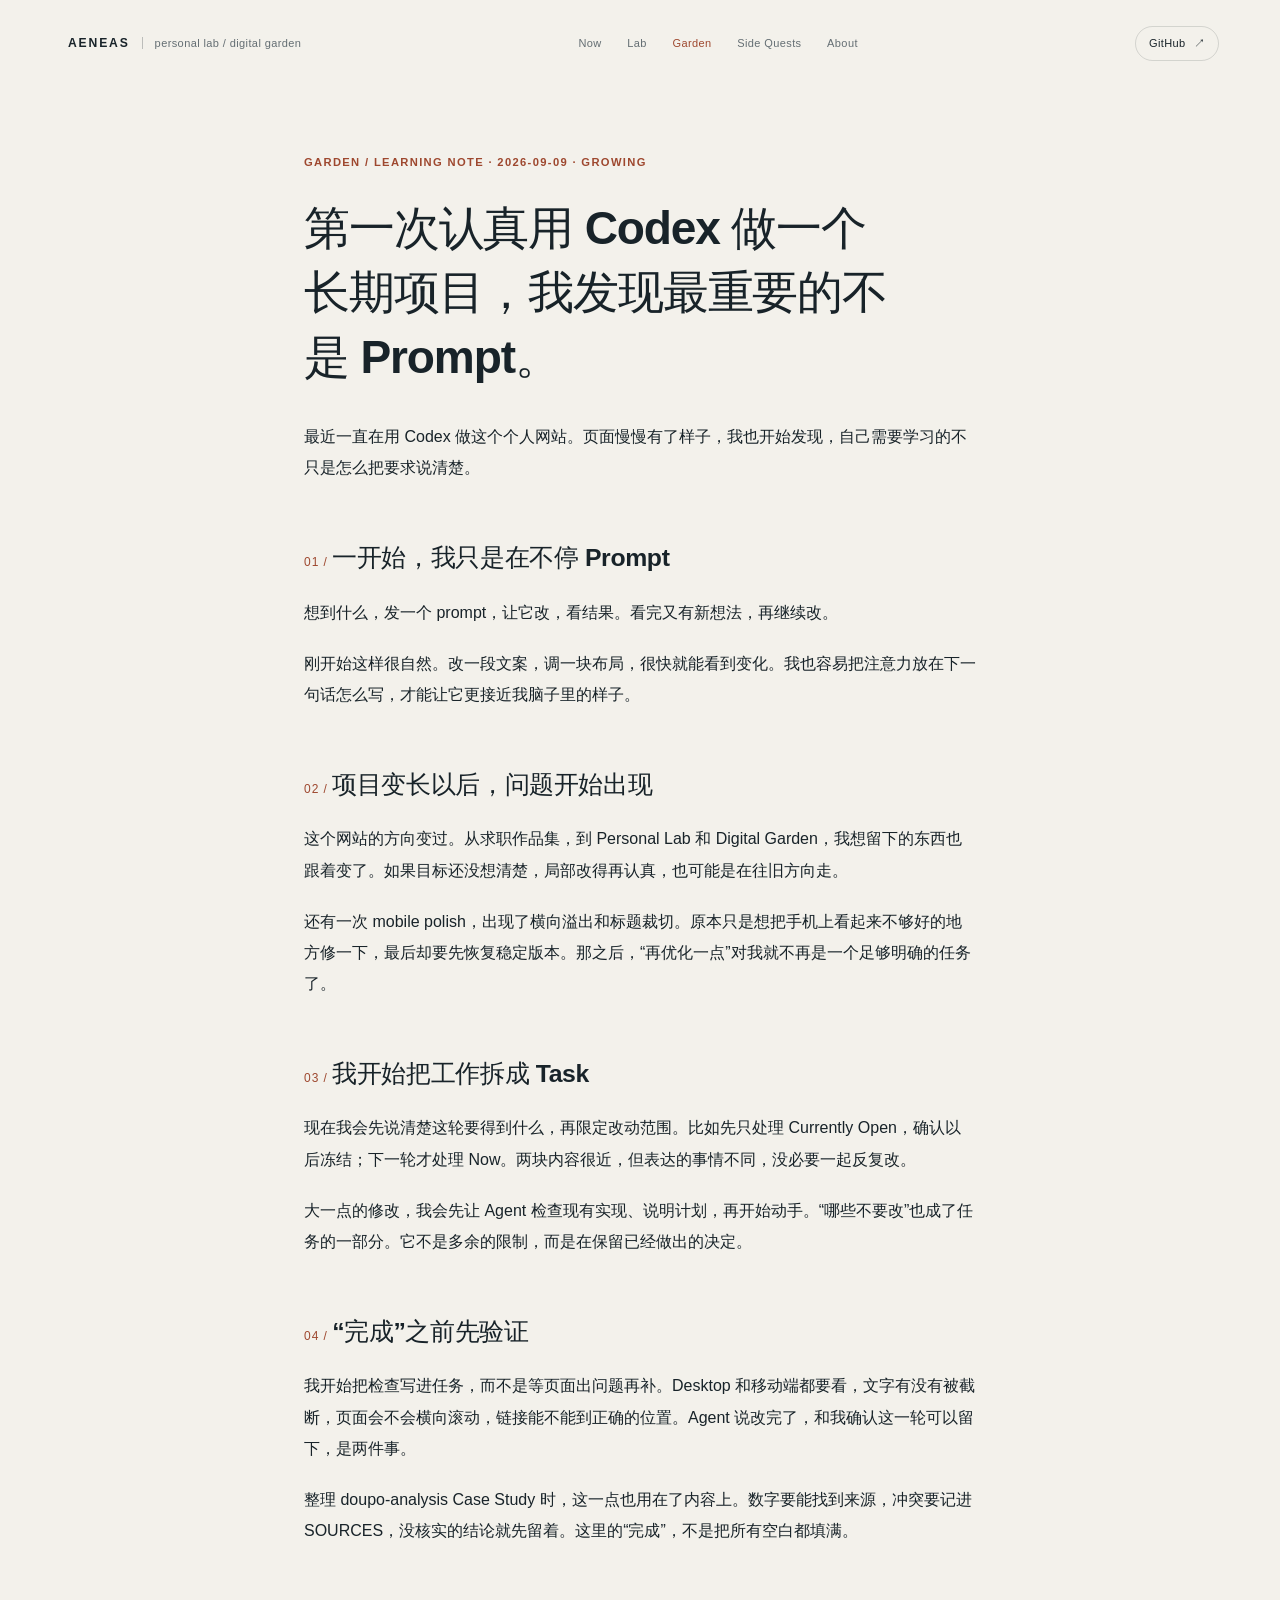
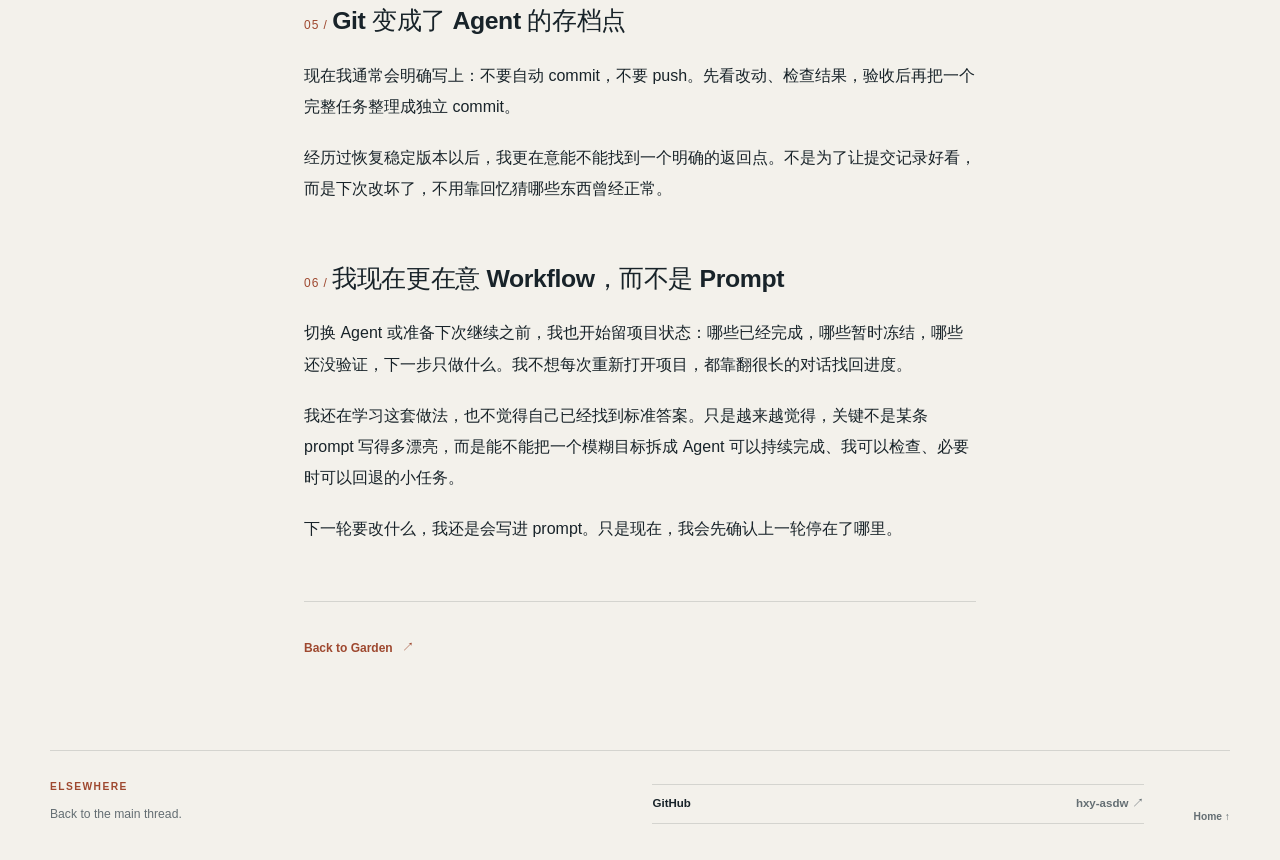
<file: garden/workflow-not-prompts/index.html>
<!doctype html>
<html lang="zh-CN">
  <head>
    <meta charset="UTF-8" />
    <meta name="viewport" content="width=device-width, initial-scale=1" />
    <meta name="theme-color" content="#f3f1eb" />
    <meta name="description" content="从想到什么就让 Codex 改，到把长期工作拆成能检查、能回退的小任务。Aeneas 的个人网站开发笔记。" />
    <title>最重要的不是 Prompt — Aeneas Garden</title>
    <link rel="canonical" href="https://hxy-asdw.github.io/garden/workflow-not-prompts/" />
    <meta property="og:title" content="最重要的不是 Prompt — Aeneas Garden" />
    <meta property="og:description" content="从想到什么就让 Codex 改，到把长期工作拆成能检查、能回退的小任务。Aeneas 的个人网站开发笔记。" />
    <meta property="og:url" content="https://hxy-asdw.github.io/garden/workflow-not-prompts/" />
    <meta property="og:type" content="article" />
    <meta property="og:site_name" content="Aeneas" />
    <meta name="twitter:card" content="summary" />
    <meta name="twitter:title" content="最重要的不是 Prompt — Aeneas Garden" />
    <meta name="twitter:description" content="从想到什么就让 Codex 改，到把长期工作拆成能检查、能回退的小任务。Aeneas 的个人网站开发笔记。" />
    <link rel="icon" href="../../favicon.svg" type="image/svg+xml" />
    <link rel="stylesheet" href="../../styles.css" />
    <link rel="stylesheet" href="../note.css" />
  </head>
  <body class="lab-site" data-page="garden-note">
    <header class="lab-header" data-header>
      <a class="lab-brand" href="../../" aria-label="返回 Aeneas 首页"><span class="lab-brand-mark">AENEAS</span><span class="lab-brand-subtitle">personal lab / digital garden</span></a>
      <nav class="lab-nav" aria-label="主导航">
        <a href="../../#now">Now</a><a href="../../lab/">Lab</a><a class="is-active" href="../">Garden</a><a href="../../#side-quests">Side Quests</a><a href="../../#about">About</a>
      </nav>
      <a class="lab-header-github" href="https://github.com/hxy-asdw" target="_blank" rel="noreferrer">GitHub <span aria-hidden="true">↗</span></a>
    </header>
    <main class="garden-note">
      <article aria-labelledby="note-title">
        <header>
          <p class="v2-eyebrow">GARDEN / LEARNING NOTE · <time datetime="2026-09-09">2026-09-09</time> · GROWING</p>
          <h1 id="note-title">第一次认真用 Codex 做一个长期项目，我发现最重要的不是 Prompt。</h1>
          <p>最近一直在用 Codex 做这个个人网站。页面慢慢有了样子，我也开始发现，自己需要学习的不只是怎么把要求说清楚。</p>
        </header>
        <section aria-labelledby="prompting">
          <h2 id="prompting"><span>01 / </span>一开始，我只是在不停 Prompt</h2>
          <p>想到什么，发一个 prompt，让它改，看结果。看完又有新想法，再继续改。</p>
          <p>刚开始这样很自然。改一段文案，调一块布局，很快就能看到变化。我也容易把注意力放在下一句话怎么写，才能让它更接近我脑子里的样子。</p>
        </section>
        <section aria-labelledby="longer-project">
          <h2 id="longer-project"><span>02 / </span>项目变长以后，问题开始出现</h2>
          <p>这个网站的方向变过。从求职作品集，到 Personal Lab 和 Digital Garden，我想留下的东西也跟着变了。如果目标还没想清楚，局部改得再认真，也可能是在往旧方向走。</p>
          <p>还有一次 mobile polish，出现了横向溢出和标题裁切。原本只是想把手机上看起来不够好的地方修一下，最后却要先恢复稳定版本。那之后，“再优化一点”对我就不再是一个足够明确的任务了。</p>
        </section>
        <section aria-labelledby="small-tasks">
          <h2 id="small-tasks"><span>03 / </span>我开始把工作拆成 Task</h2>
          <p>现在我会先说清楚这轮要得到什么，再限定改动范围。比如先只处理 Currently Open，确认以后冻结；下一轮才处理 Now。两块内容很近，但表达的事情不同，没必要一起反复改。</p>
          <p>大一点的修改，我会先让 Agent 检查现有实现、说明计划，再开始动手。“哪些不要改”也成了任务的一部分。它不是多余的限制，而是在保留已经做出的决定。</p>
        </section>
        <section aria-labelledby="verification">
          <h2 id="verification"><span>04 / </span>“完成”之前先验证</h2>
          <p>我开始把检查写进任务，而不是等页面出问题再补。Desktop 和移动端都要看，文字有没有被截断，页面会不会横向滚动，链接能不能到正确的位置。Agent 说改完了，和我确认这一轮可以留下，是两件事。</p>
          <p>整理 doupo-analysis Case Study 时，这一点也用在了内容上。数字要能找到来源，冲突要记进 SOURCES，没核实的结论就先留着。这里的“完成”，不是把所有空白都填满。</p>
        </section>
        <section aria-labelledby="git">
          <h2 id="git"><span>05 / </span>Git 变成了 Agent 的存档点</h2>
          <p>现在我通常会明确写上：不要自动 commit，不要 push。先看改动、检查结果，验收后再把一个完整任务整理成独立 commit。</p>
          <p>经历过恢复稳定版本以后，我更在意能不能找到一个明确的返回点。不是为了让提交记录好看，而是下次改坏了，不用靠回忆猜哪些东西曾经正常。</p>
        </section>
        <section aria-labelledby="workflow">
          <h2 id="workflow"><span>06 / </span>我现在更在意 Workflow，而不是 Prompt</h2>
          <p>切换 Agent 或准备下次继续之前，我也开始留项目状态：哪些已经完成，哪些暂时冻结，哪些还没验证，下一步只做什么。我不想每次重新打开项目，都靠翻很长的对话找回进度。</p>
          <p>我还在学习这套做法，也不觉得自己已经找到标准答案。只是越来越觉得，关键不是某条 prompt 写得多漂亮，而是能不能把一个模糊目标拆成 Agent 可以持续完成、我可以检查、必要时可以回退的小任务。</p>
          <p>下一轮要改什么，我还是会写进 prompt。只是现在，我会先确认上一轮停在了哪里。</p>
        </section>
        <footer class="garden-note-end"><a class="v2-text-link" href="../">Back to Garden <span aria-hidden="true">↗</span></a></footer>
      </article>
    </main>
    <footer class="v2-footer">
      <div><p class="v2-eyebrow">ELSEWHERE</p><p class="v2-footer-note">Back to the main thread.</p></div>
      <div class="v2-footer-links"><a href="https://github.com/hxy-asdw" target="_blank" rel="noreferrer"><span>GitHub</span><span>hxy-asdw ↗</span></a></div>
      <a class="v2-back-top" href="../../">Home ↑</a>
    </footer>
    <script src="../../script.js" defer></script>
  </body>
</html>
</file>
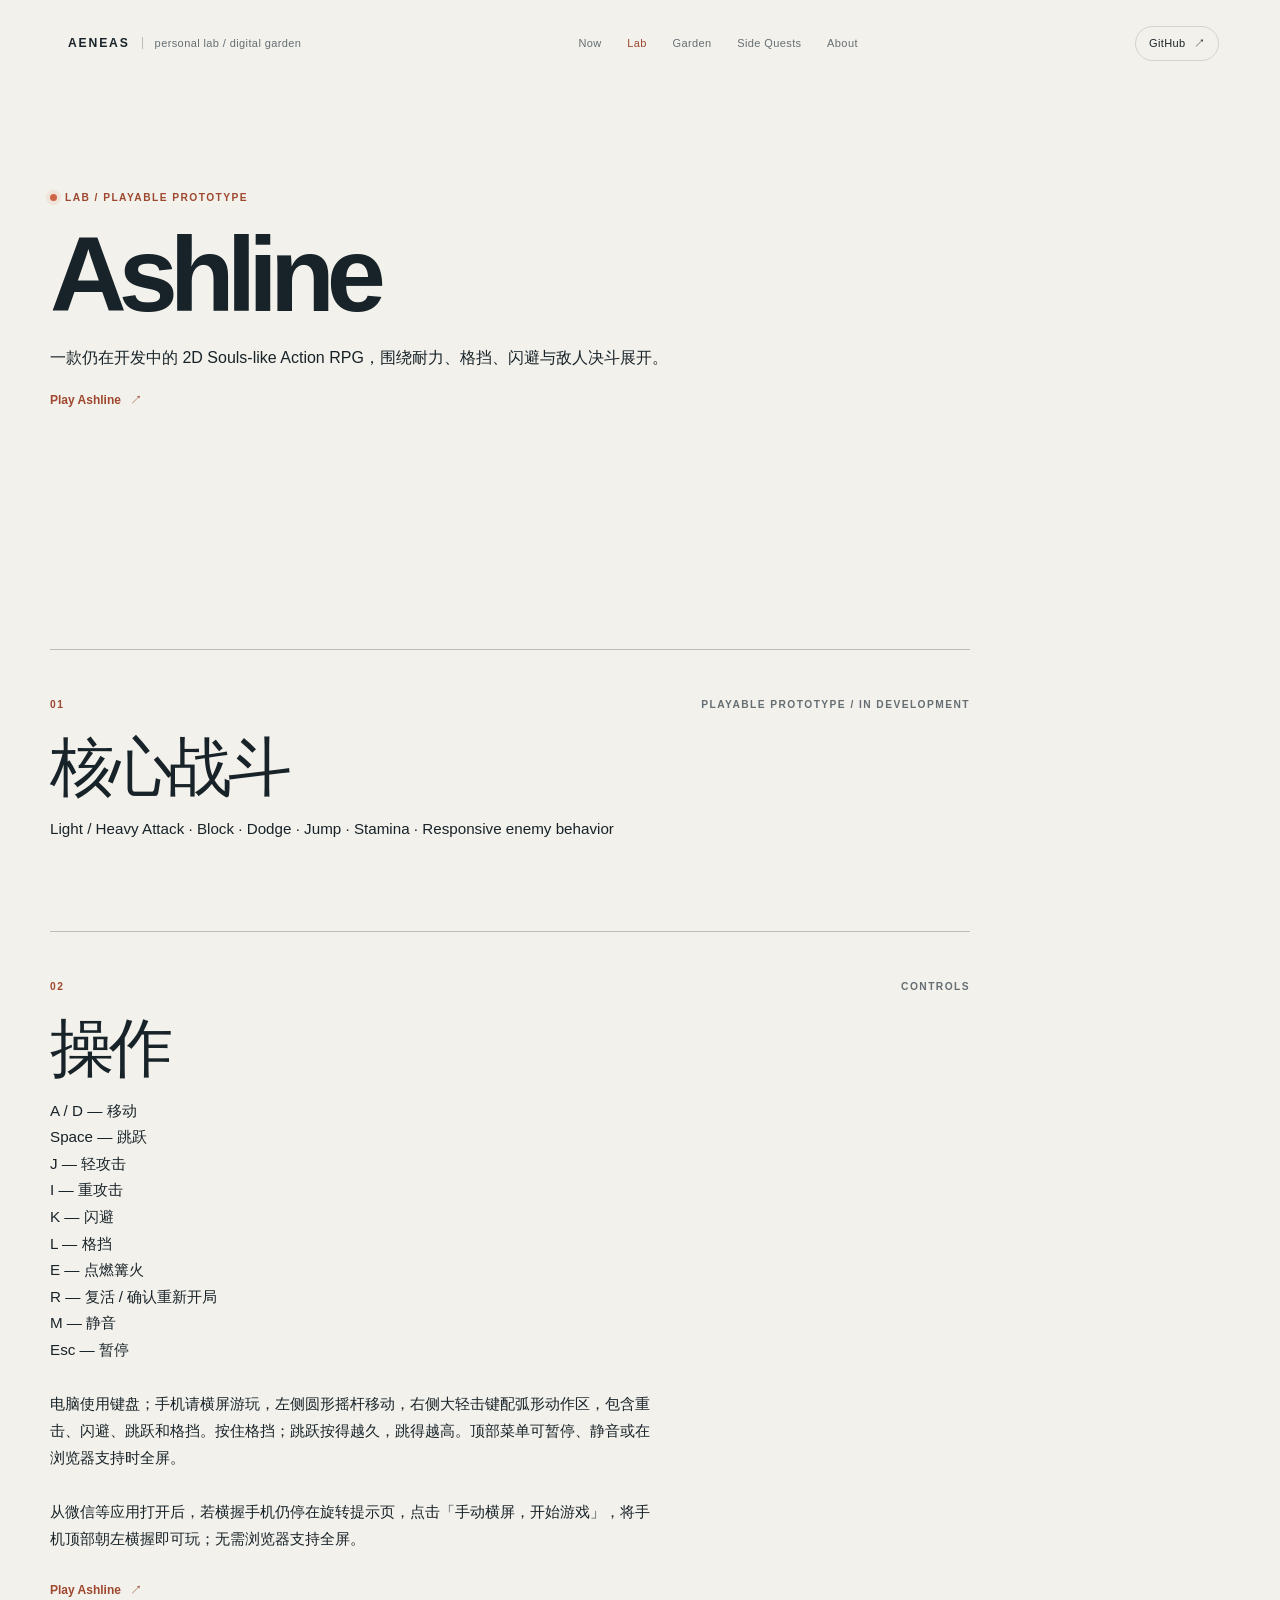
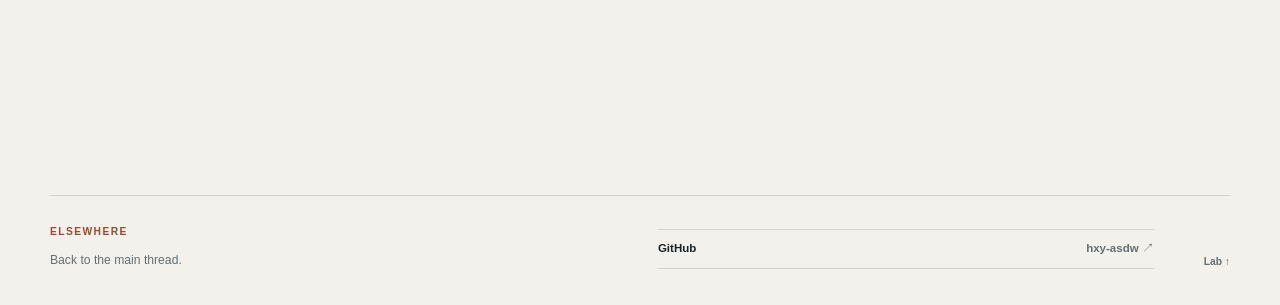
<file: lab/ashline/index.html>
<!doctype html>
<html lang="zh-CN">
  <head>
    <meta charset="UTF-8" />
    <meta name="viewport" content="width=device-width, initial-scale=1" />
    <meta name="theme-color" content="#f3f1eb" />
    <meta name="description" content="Ashline 是一款仍在开发中的 2D Souls-like Action RPG。浏览器中游玩战斗原型。" />
    <title>Ashline — Aeneas Lab</title>
    <link rel="canonical" href="https://hxy-asdw.github.io/lab/ashline/" />
    <meta property="og:title" content="Ashline — Aeneas Lab" />
    <meta property="og:description" content="一款仍在开发中的 2D Souls-like Action RPG。直接在浏览器中游玩。" />
    <meta property="og:url" content="https://hxy-asdw.github.io/lab/ashline/" />
    <meta property="og:type" content="website" />
    <meta property="og:site_name" content="Aeneas" />
    <meta name="twitter:card" content="summary" />
    <meta name="twitter:title" content="Ashline — Aeneas Lab" />
    <meta name="twitter:description" content="一款仍在开发中的 2D Souls-like Action RPG。直接在浏览器中游玩。" />
    <link rel="icon" href="../../favicon.svg" type="image/svg+xml" />
    <link rel="stylesheet" href="../../styles.css" />
  </head>
  <body class="lab-site" data-page="lab-detail">
    <header class="lab-header" data-header>
      <a class="lab-brand" href="../../" aria-label="返回 Aeneas 首页"><span class="lab-brand-mark">AENEAS</span><span class="lab-brand-subtitle">personal lab / digital garden</span></a>
      <nav class="lab-nav" aria-label="主导航">
        <a href="../../#now">Now</a><a class="is-active" href="../">Lab</a><a href="../../garden/">Garden</a><a href="../../#side-quests">Side Quests</a><a href="../../#about">About</a>
      </nav>
      <a class="lab-header-github" href="https://github.com/hxy-asdw" target="_blank" rel="noreferrer">GitHub <span aria-hidden="true">↗</span></a>
    </header>
    <main class="v2-index-page">
      <section class="v2-index-hero v2-section">
        <p class="v2-eyebrow"><span class="v2-status-dot"></span> LAB / PLAYABLE PROTOTYPE</p>
        <h1>Ashline</h1>
        <p>一款仍在开发中的 2D Souls-like Action RPG，围绕耐力、格挡、闪避与敌人决斗展开。</p>
        <p><a class="v2-text-link" href="/games/ashline/">Play Ashline <span aria-hidden="true">↗</span></a></p>
      </section>
      <section class="v2-section v2-index-list" aria-label="游戏简介与操作">
        <article class="v2-index-item">
          <div class="v2-index-item-head"><span>01</span><span>PLAYABLE PROTOTYPE / IN DEVELOPMENT</span></div>
          <h2>核心战斗</h2>
          <p class="v2-index-body">Light / Heavy Attack · Block · Dodge · Jump · Stamina · Responsive enemy behavior</p>
        </article>
        <article class="v2-index-item">
          <div class="v2-index-item-head"><span>02</span><span>CONTROLS</span></div>
          <h2>操作</h2>
          <p class="v2-index-body">A / D — 移动<br>Space — 跳跃<br>J — 轻攻击<br>I — 重攻击<br>K — 闪避<br>L — 格挡<br>E — 点燃篝火<br>R — 复活 / 确认重新开局<br>M — 静音<br>Esc — 暂停</p>
          <p class="v2-index-body">电脑使用键盘；手机请横屏游玩，左侧圆形摇杆移动，右侧大轻击键配弧形动作区，包含重击、闪避、跳跃和格挡。按住格挡；跳跃按得越久，跳得越高。顶部菜单可暂停、静音或在浏览器支持时全屏。</p>
          <p class="v2-index-body">从微信等应用打开后，若横握手机仍停在旋转提示页，点击「手动横屏，开始游戏」，将手机顶部朝左横握即可玩；无需浏览器支持全屏。</p>
          <p><a class="v2-text-link" href="/games/ashline/">Play Ashline <span aria-hidden="true">↗</span></a></p>
        </article>
      </section>
    </main>
    <footer class="v2-footer">
      <div><p class="v2-eyebrow">ELSEWHERE</p><p class="v2-footer-note">Back to the main thread.</p></div>
      <div class="v2-footer-links"><a href="https://github.com/hxy-asdw" target="_blank" rel="noreferrer"><span>GitHub</span><span>hxy-asdw ↗</span></a></div>
      <a class="v2-back-top" href="../">Lab ↑</a>
    </footer>
    <script src="../../script.js" defer></script>
  </body>
</html>
</file>
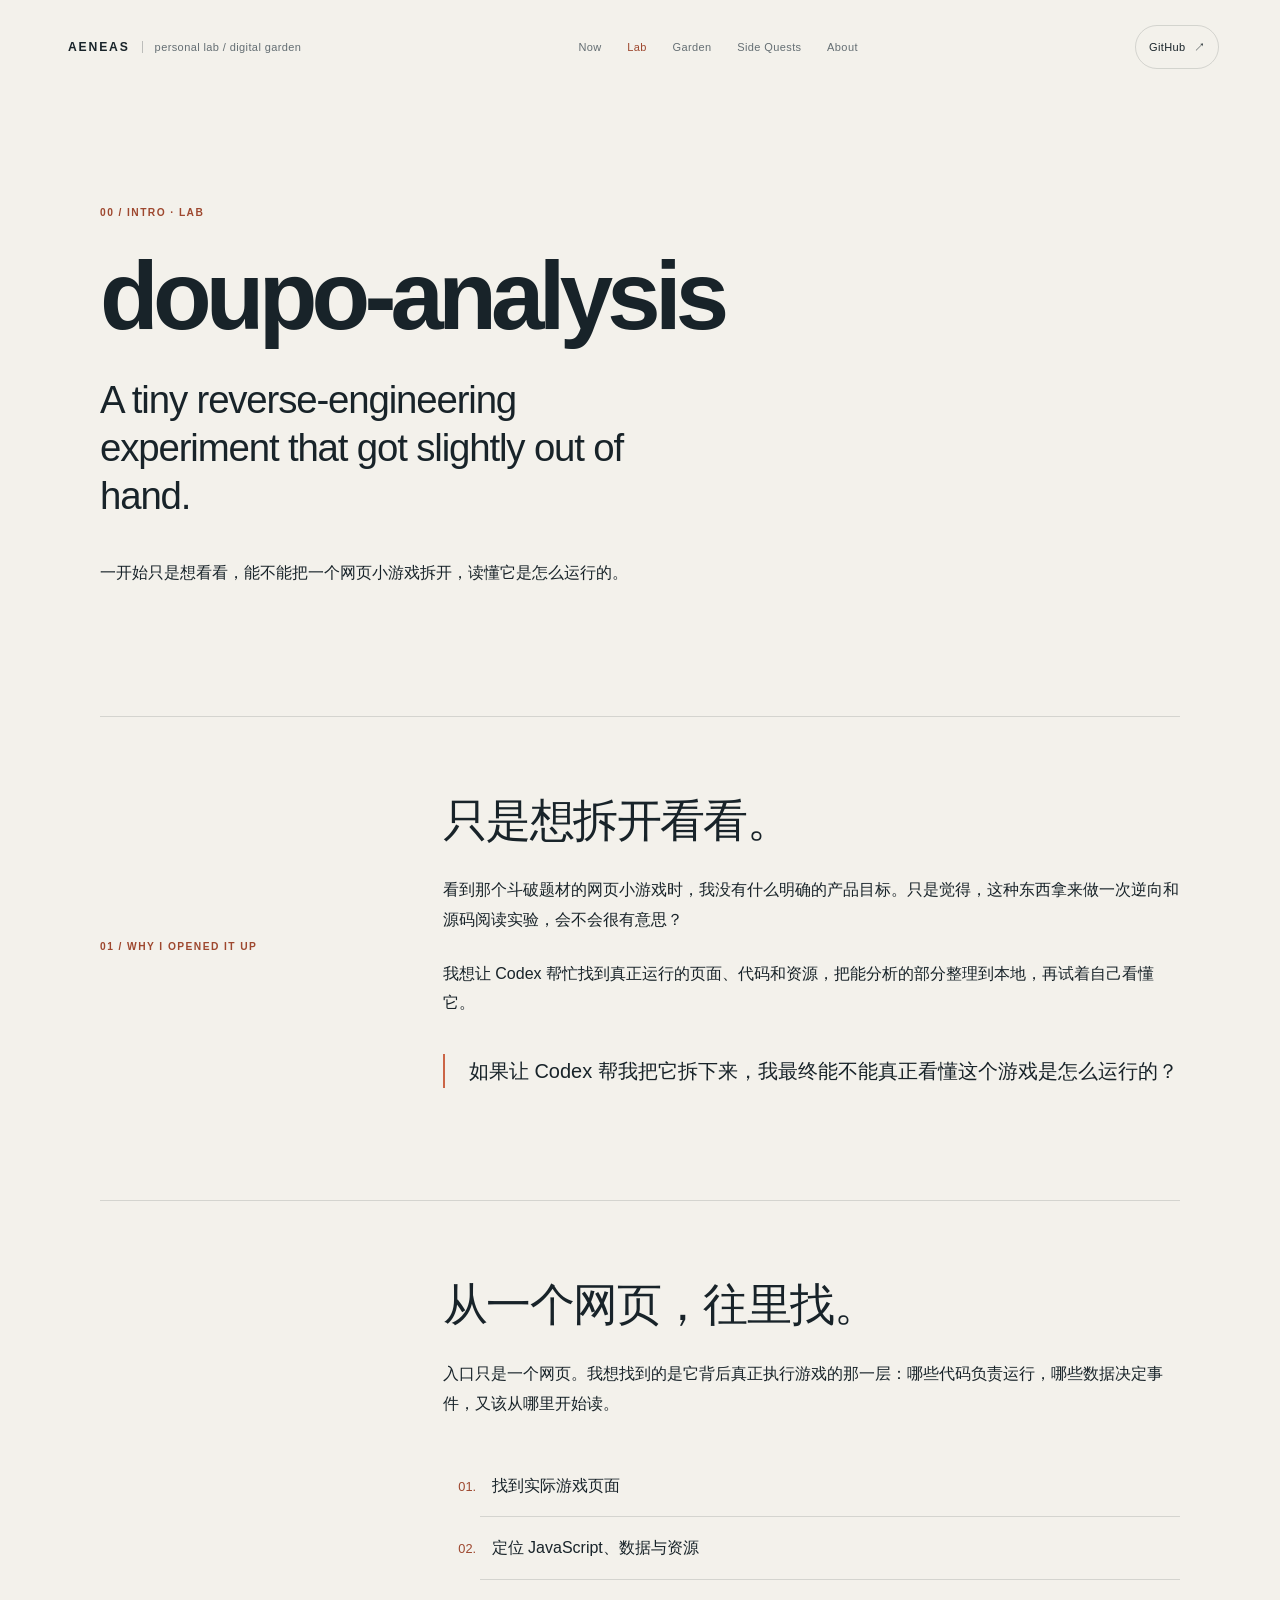
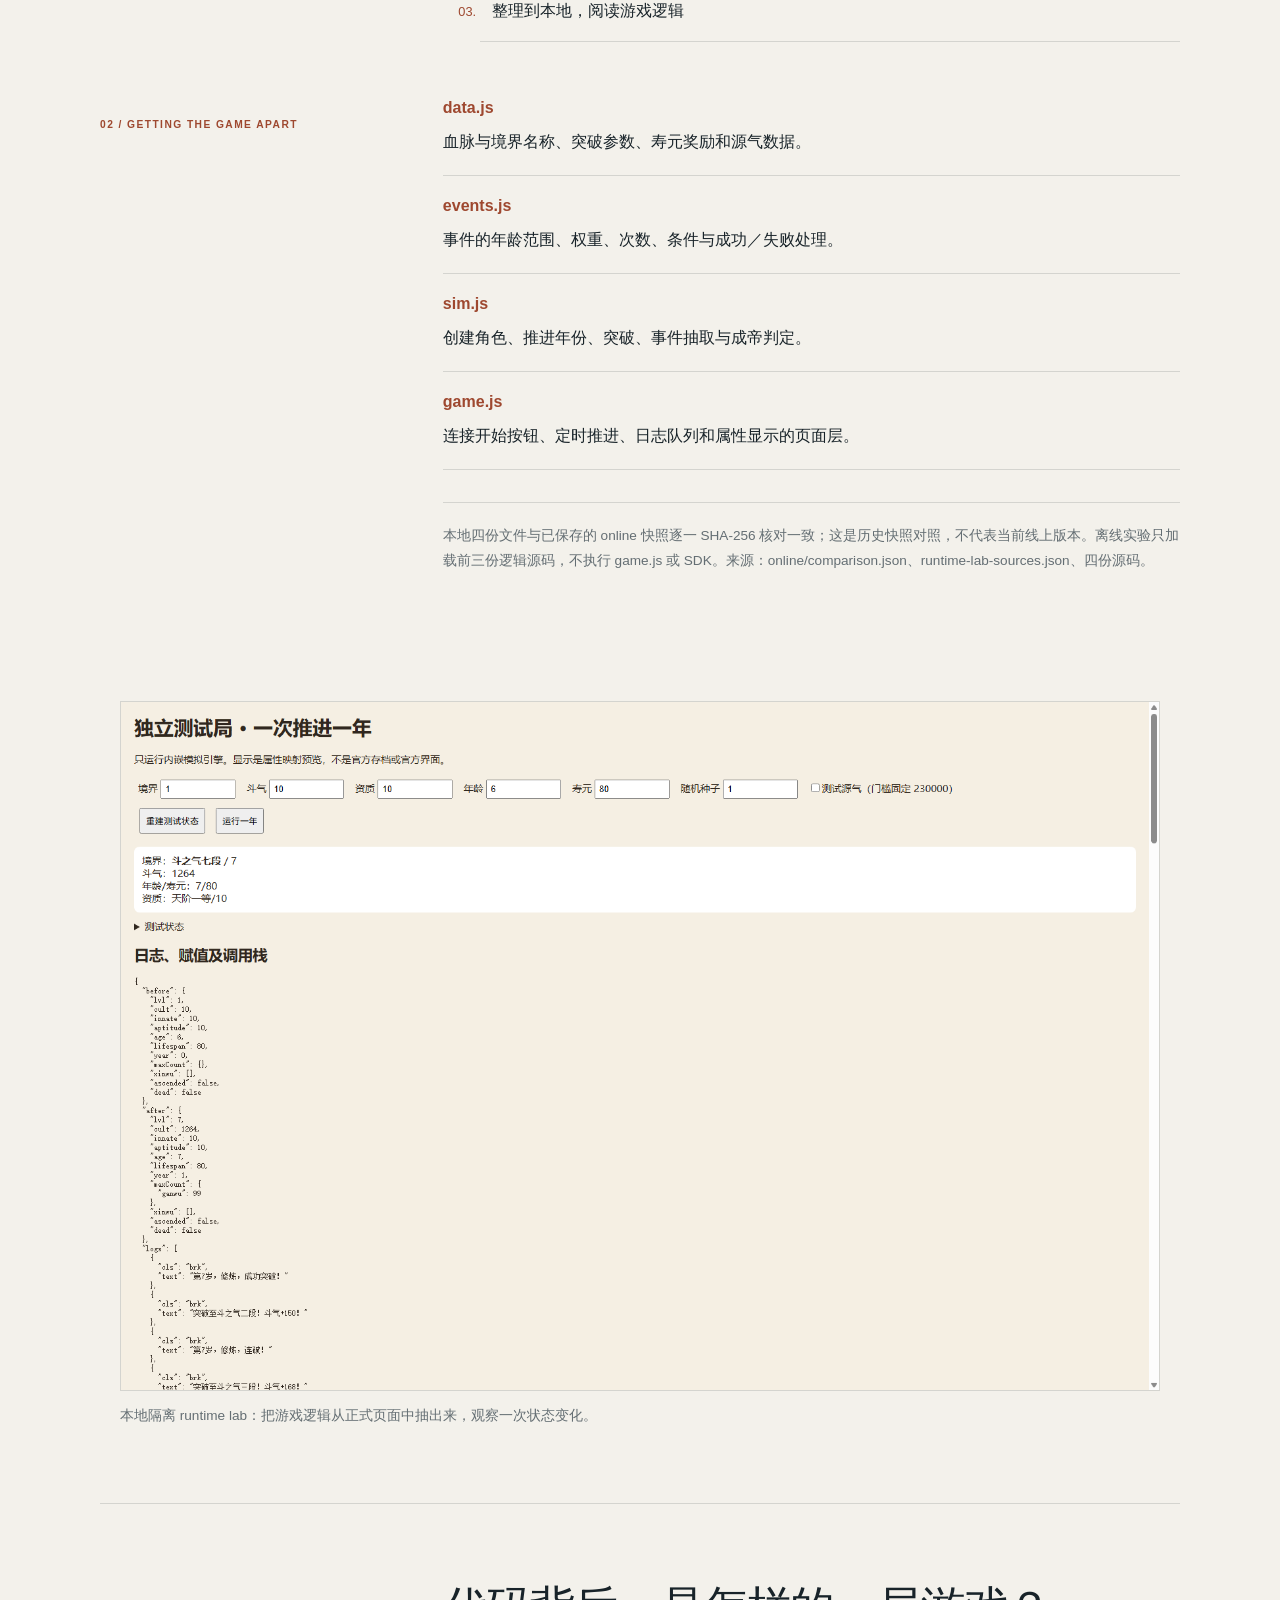
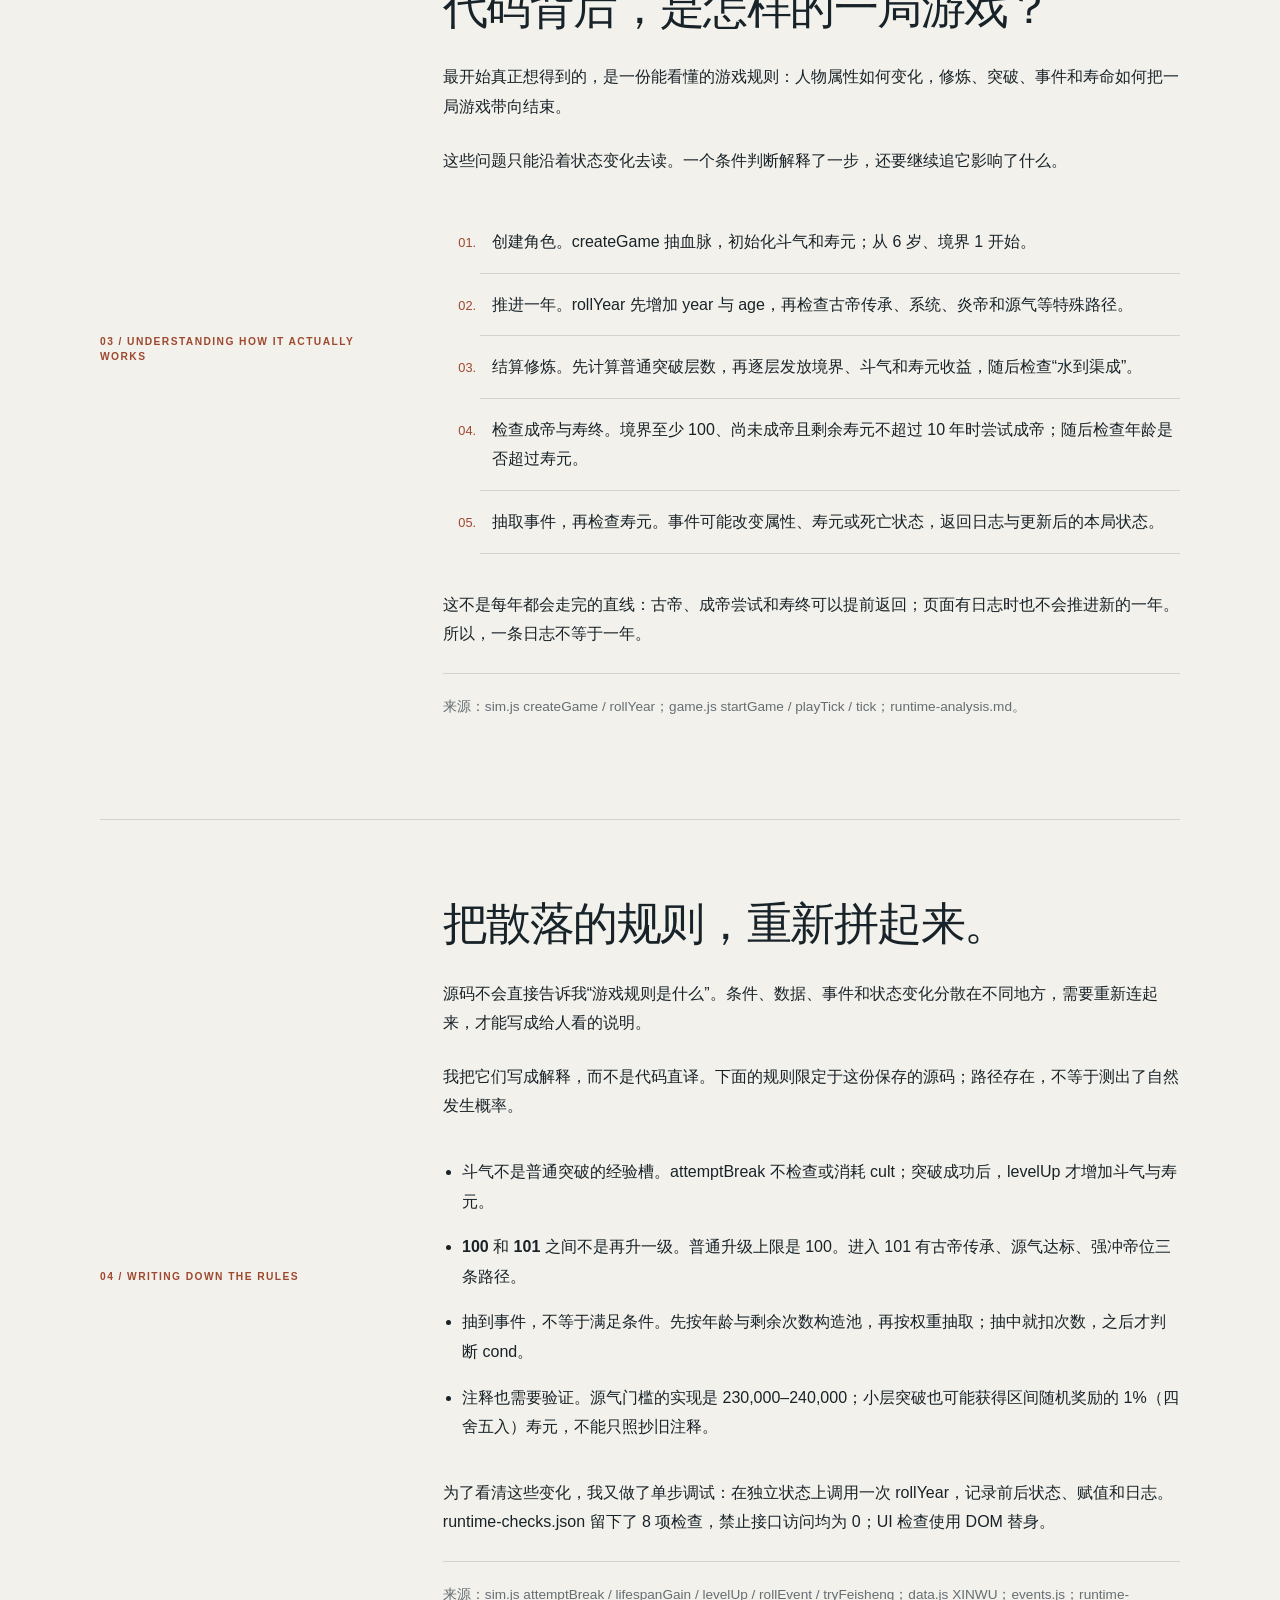
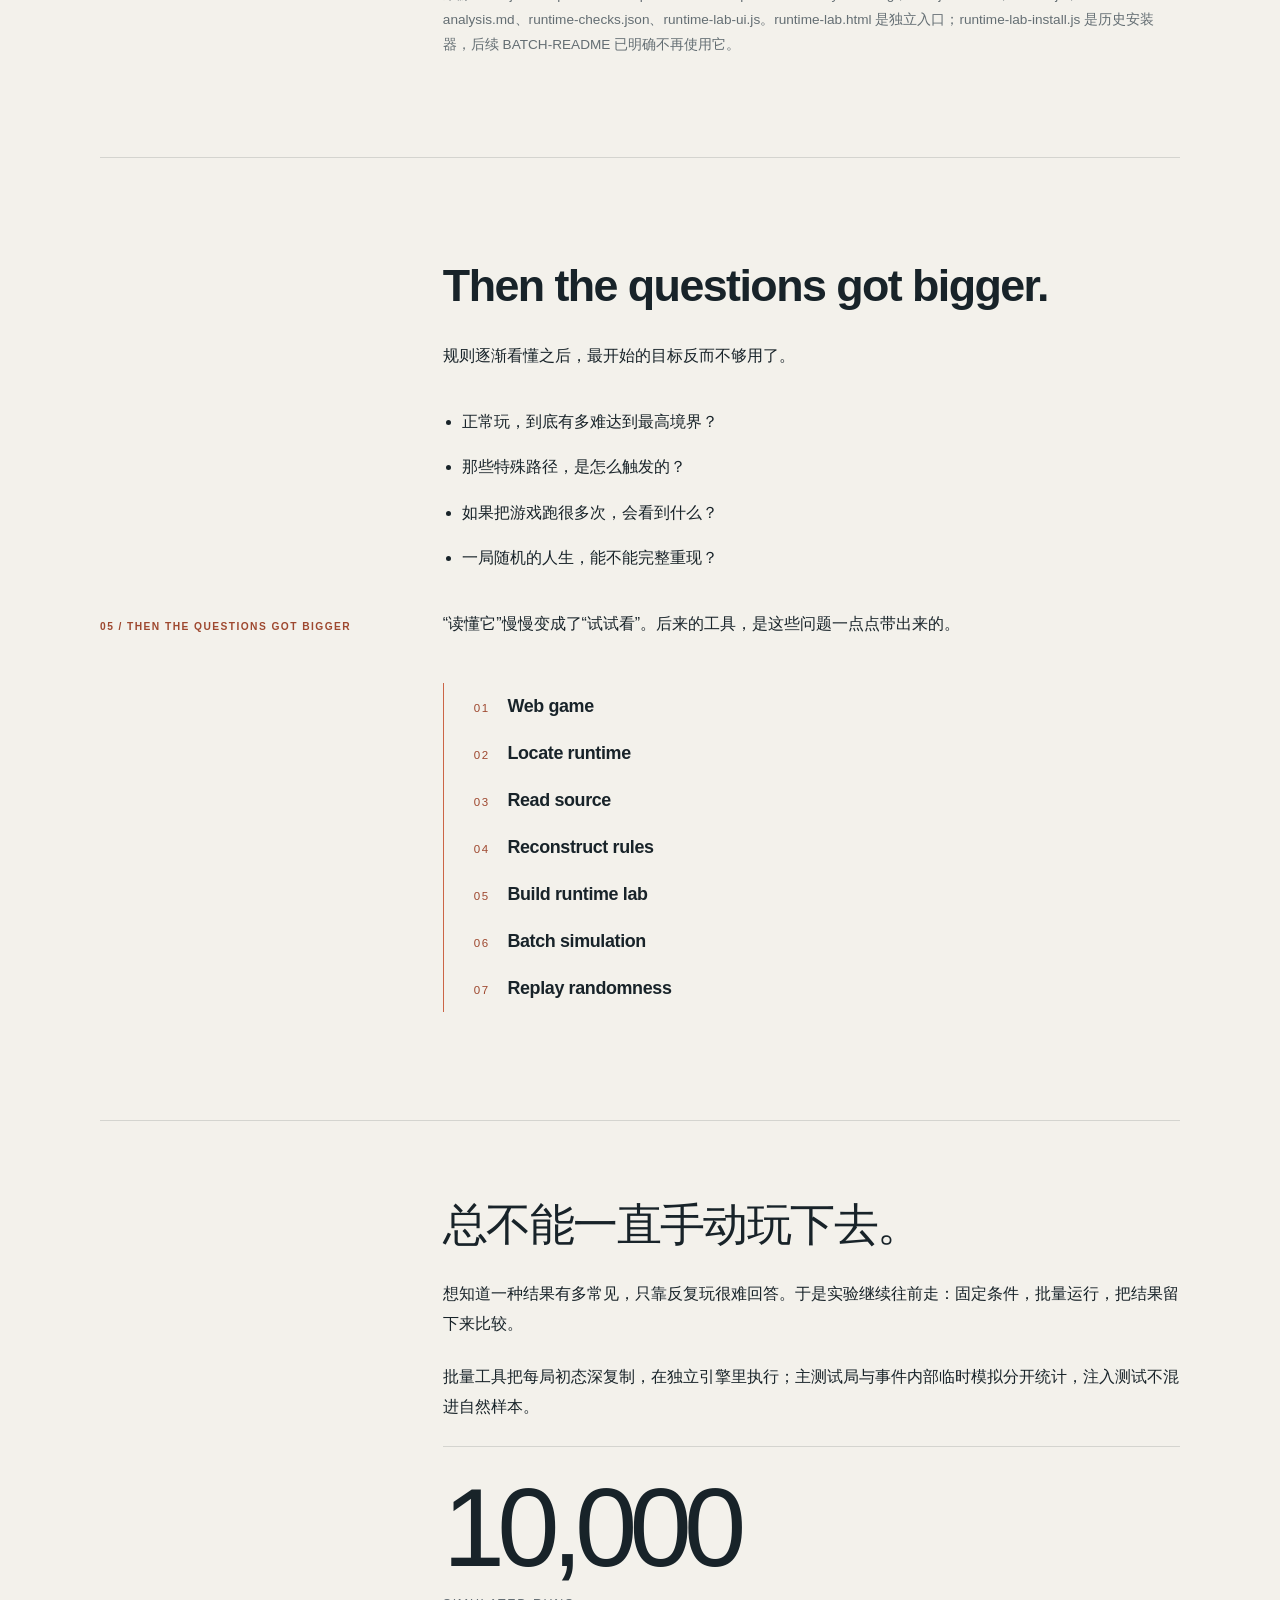
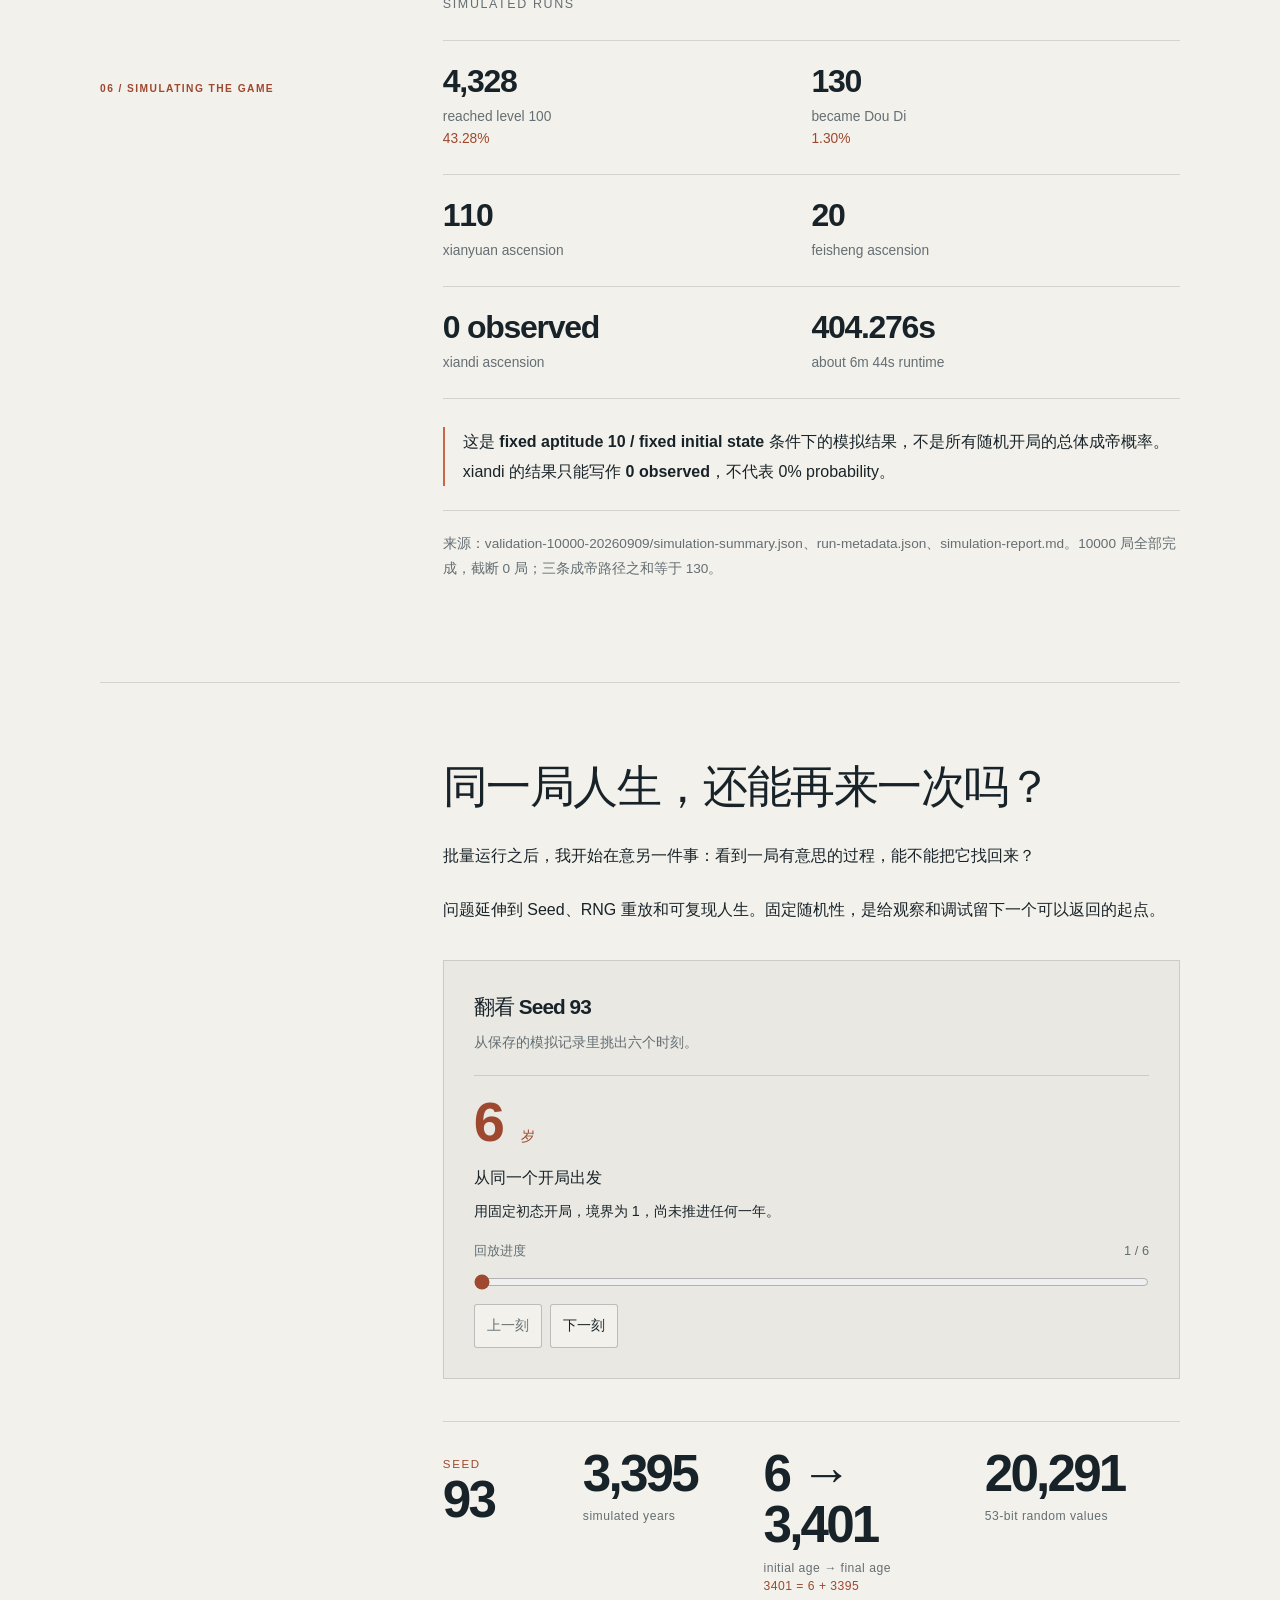
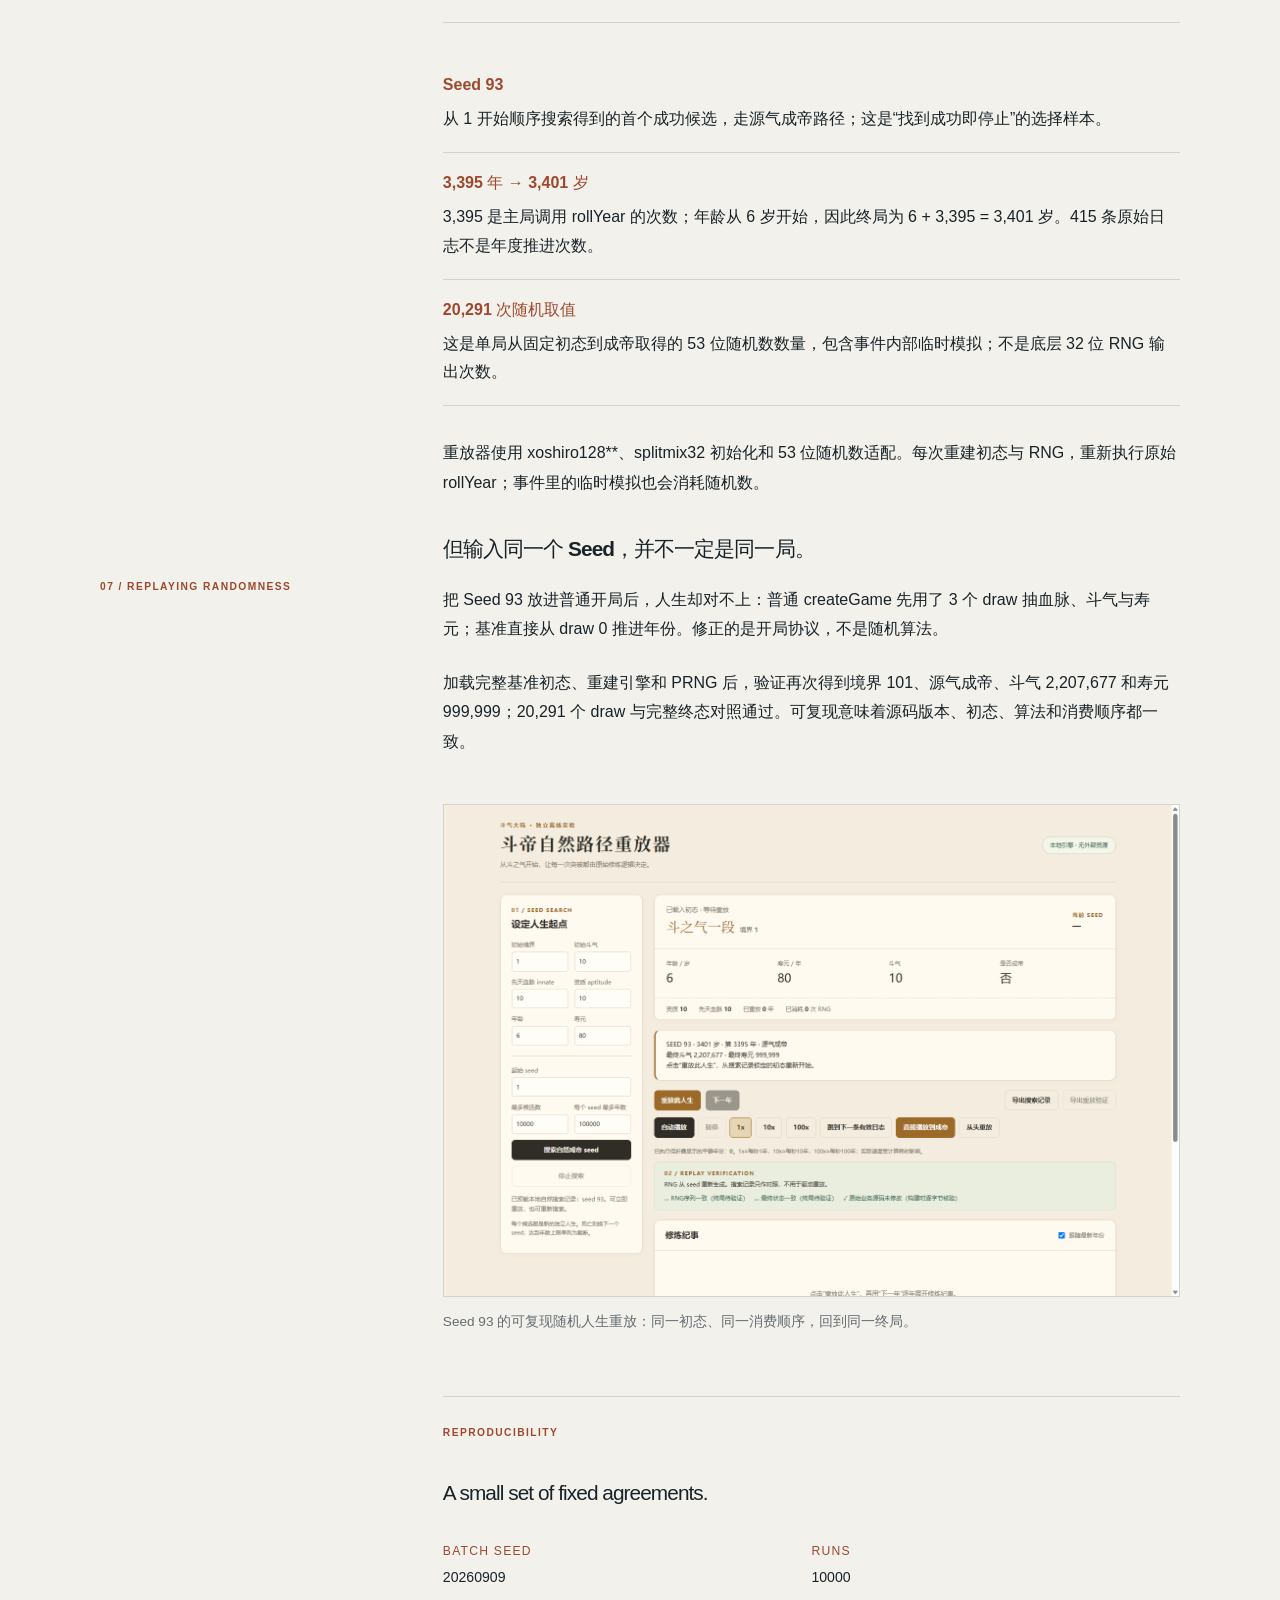
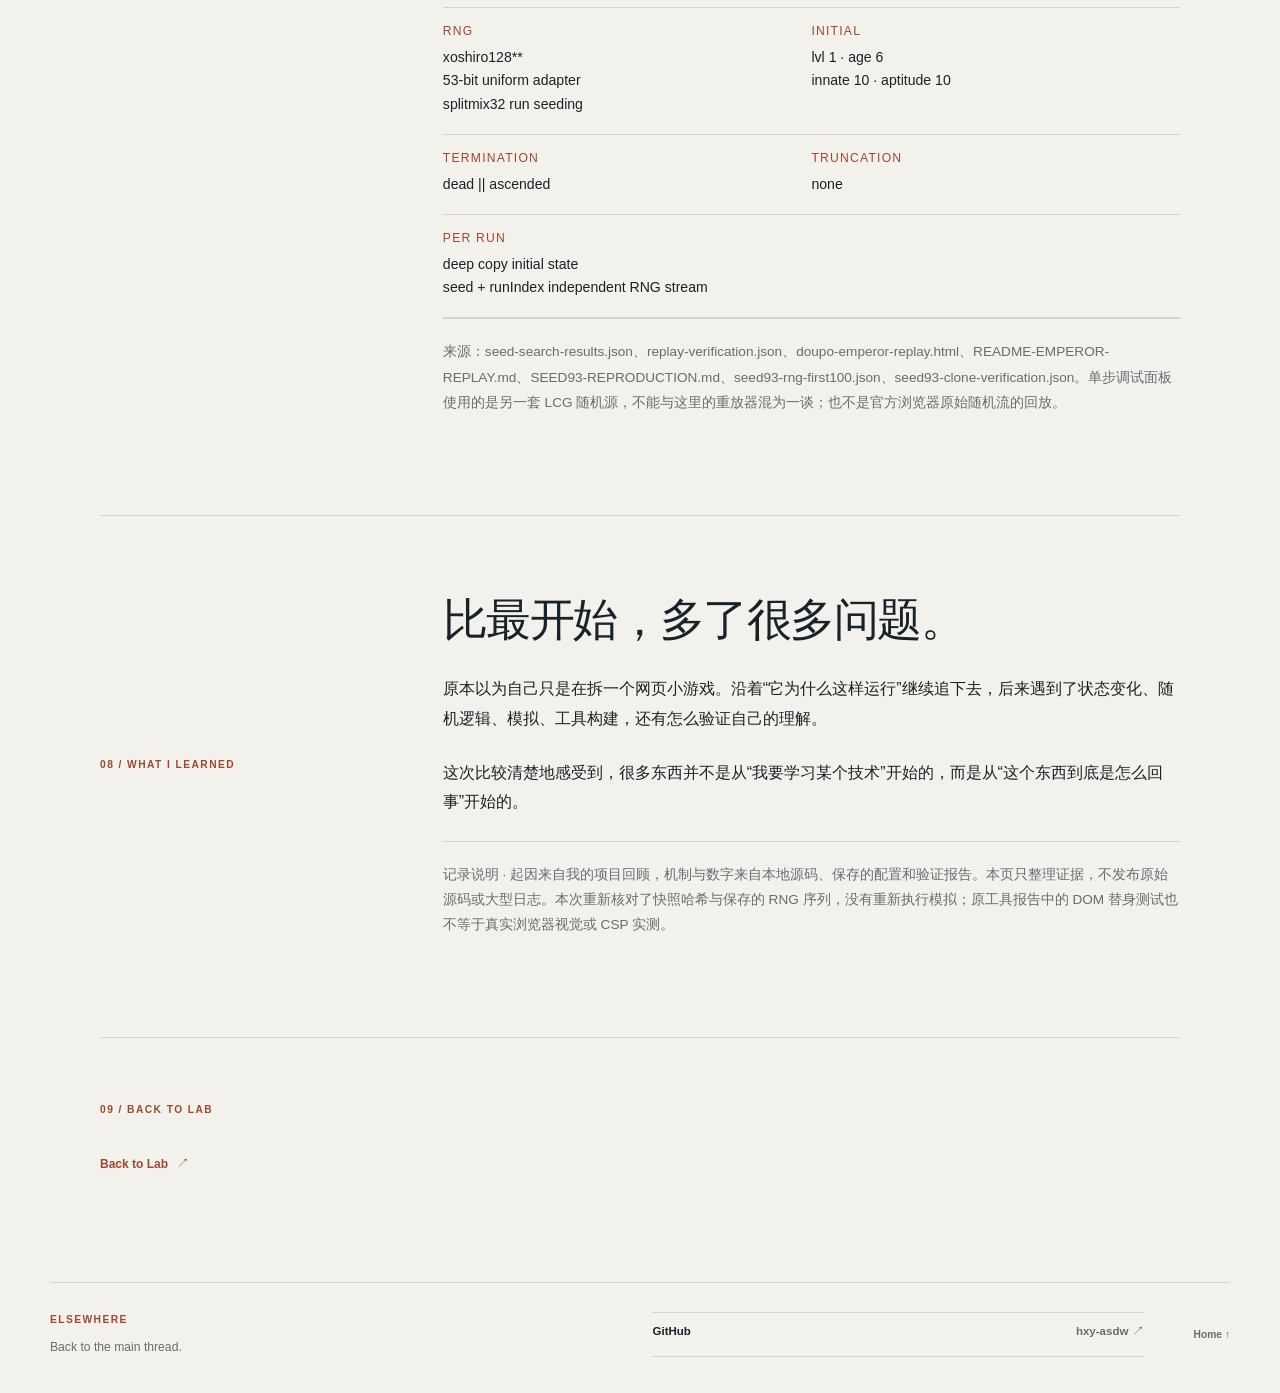
<file: lab/doupo-analysis/index.html>
<!doctype html>
<html lang="zh-CN">
  <head>
    <meta charset="UTF-8" />
    <meta name="viewport" content="width=device-width, initial-scale=1" />
    <meta name="theme-color" content="#f3f1eb" />
    <meta name="description" content="一次从好奇出发的网页小游戏逆向与源码阅读实验，后来走向批量模拟和随机性。" />
    <title>doupo-analysis — Aeneas Lab</title>
    <link rel="canonical" href="https://hxy-asdw.github.io/lab/doupo-analysis/" />
    <meta property="og:title" content="doupo-analysis — Aeneas Lab" />
    <meta property="og:description" content="一次从好奇出发的网页小游戏逆向与源码阅读实验，后来走向批量模拟和随机性。" />
    <meta property="og:url" content="https://hxy-asdw.github.io/lab/doupo-analysis/" />
    <meta property="og:type" content="article" />
    <meta property="og:site_name" content="Aeneas" />
    <meta name="twitter:card" content="summary" />
    <meta name="twitter:title" content="doupo-analysis — Aeneas Lab" />
    <meta name="twitter:description" content="一次从好奇出发的网页小游戏逆向与源码阅读实验，后来走向批量模拟和随机性。" />
    <link rel="icon" href="../../favicon.svg" type="image/svg+xml" />
    <link rel="stylesheet" href="../../styles.css" />
    <link rel="stylesheet" href="case-study.css?v=seed93" />
  </head>
  <body class="lab-site case-study" data-page="case-study">
    <header class="lab-header" data-header>
      <a class="lab-brand" href="../../" aria-label="返回 Aeneas 首页"><span class="lab-brand-mark">AENEAS</span><span class="lab-brand-subtitle">personal lab / digital garden</span></a>
      <nav class="lab-nav" aria-label="主导航">
        <a href="../../#now">Now</a><a class="is-active" href="../../#lab">Lab</a><a href="../../#garden">Garden</a><a href="../../#side-quests">Side Quests</a><a href="../../#about">About</a>
      </nav>
      <a class="lab-header-github" href="https://github.com/hxy-asdw" target="_blank" rel="noreferrer">GitHub <span aria-hidden="true">↗</span></a>
    </header>
    <main class="case-main">
      <article>
        <header class="case-intro">
          <p class="v2-eyebrow">00 / INTRO · LAB</p>
          <h1>doupo-analysis</h1>
          <p class="case-deck" lang="en">A tiny reverse-engineering experiment that got slightly out of hand.</p>
          <p>一开始只是想看看，能不能把一个网页小游戏拆开，读懂它是怎么运行的。</p>
        </header>
        <section class="case-section" aria-labelledby="why">
          <p class="v2-eyebrow">01 / WHY I OPENED IT UP</p>
          <div><h2 id="why">只是想拆开看看。</h2>
            <p>看到那个斗破题材的网页小游戏时，我没有什么明确的产品目标。只是觉得，这种东西拿来做一次逆向和源码阅读实验，会不会很有意思？</p>
            <p>我想让 Codex 帮忙找到真正运行的页面、代码和资源，把能分析的部分整理到本地，再试着自己看懂它。</p>
            <blockquote>如果让 Codex 帮我把它拆下来，我最终能不能真正看懂这个游戏是怎么运行的？</blockquote>
          </div>
        </section>
        <section class="case-section" aria-labelledby="apart">
          <p class="v2-eyebrow">02 / GETTING THE GAME APART</p>
          <div><h2 id="apart">从一个网页，往里找。</h2>
            <p>入口只是一个网页。我想找到的是它背后真正执行游戏的那一层：哪些代码负责运行，哪些数据决定事件，又该从哪里开始读。</p>
            <ol class="case-flow" aria-label="探索路径，非已核实的源码依赖图"><li>找到实际游戏页面</li><li>定位 JavaScript、数据与资源</li><li>整理到本地，阅读游戏逻辑</li></ol>
            <dl class="case-facts"><div><dt>data.js</dt><dd>血脉与境界名称、突破参数、寿元奖励和源气数据。</dd></div><div><dt>events.js</dt><dd>事件的年龄范围、权重、次数、条件与成功／失败处理。</dd></div><div><dt>sim.js</dt><dd>创建角色、推进年份、突破、事件抽取与成帝判定。</dd></div><div><dt>game.js</dt><dd>连接开始按钮、定时推进、日志队列和属性显示的页面层。</dd></div></dl>
            <p class="case-source">本地四份文件与已保存的 online 快照逐一 SHA-256 核对一致；这是历史快照对照，不代表当前线上版本。离线实验只加载前三份逻辑源码，不执行 game.js 或 SDK。来源：online/comparison.json、runtime-lab-sources.json、四份源码。</p>
          </div>
          <figure class="case-figure case-figure-primary"><img src="../../assets/lab/doupo-analysis/runtime-lab.png" alt="本地隔离 runtime lab 展示等级、境界、斗气、年龄寿元和一次运行后的事件日志" loading="lazy" width="1578" height="1046"><figcaption>本地隔离 runtime lab：把游戏逻辑从正式页面中抽出来，观察一次状态变化。</figcaption></figure>
        </section>
        <section class="case-section" aria-labelledby="works">
          <p class="v2-eyebrow">03 / UNDERSTANDING HOW IT ACTUALLY WORKS</p>
          <div><h2 id="works">代码背后，是怎样的一局游戏？</h2>
            <p>最开始真正想得到的，是一份能看懂的游戏规则：人物属性如何变化，修炼、突破、事件和寿命如何把一局游戏带向结束。</p>
            <p>这些问题只能沿着状态变化去读。一个条件判断解释了一步，还要继续追它影响了什么。</p>
            <ol class="case-flow" aria-label="原始引擎的主流程"><li><strong>创建角色。</strong>createGame 抽血脉，初始化斗气和寿元；从 6 岁、境界 1 开始。</li><li><strong>推进一年。</strong>rollYear 先增加 year 与 age，再检查古帝传承、系统、炎帝和源气等特殊路径。</li><li><strong>结算修炼。</strong>先计算普通突破层数，再逐层发放境界、斗气和寿元收益，随后检查“水到渠成”。</li><li><strong>检查成帝与寿终。</strong>境界至少 100、尚未成帝且剩余寿元不超过 10 年时尝试成帝；随后检查年龄是否超过寿元。</li><li><strong>抽取事件，再检查寿元。</strong>事件可能改变属性、寿元或死亡状态，返回日志与更新后的本局状态。</li></ol>
            <p>这不是每年都会走完的直线：古帝、成帝尝试和寿终可以提前返回；页面有日志时也不会推进新的一年。所以，一条日志不等于一年。</p>
            <p class="case-source">来源：sim.js createGame / rollYear；game.js startGame / playTick / tick；runtime-analysis.md。</p>
          </div>
        </section>
        <section class="case-section" aria-labelledby="rules">
          <p class="v2-eyebrow">04 / WRITING DOWN THE RULES</p>
          <div><h2 id="rules">把散落的规则，重新拼起来。</h2>
            <p>源码不会直接告诉我“游戏规则是什么”。条件、数据、事件和状态变化分散在不同地方，需要重新连起来，才能写成给人看的说明。</p>
            <p>我把它们写成解释，而不是代码直译。下面的规则限定于这份保存的源码；路径存在，不等于测出了自然发生概率。</p>
            <ul class="case-questions"><li><strong>斗气不是普通突破的经验槽。</strong>attemptBreak 不检查或消耗 cult；突破成功后，levelUp 才增加斗气与寿元。</li><li><strong>100 和 101 之间不是再升一级。</strong>普通升级上限是 100。进入 101 有古帝传承、源气达标、强冲帝位三条路径。</li><li><strong>抽到事件，不等于满足条件。</strong>先按年龄与剩余次数构造池，再按权重抽取；抽中就扣次数，之后才判断 cond。</li><li><strong>注释也需要验证。</strong>源气门槛的实现是 230,000–240,000；小层突破也可能获得区间随机奖励的 1%（四舍五入）寿元，不能只照抄旧注释。</li></ul>
            <p>为了看清这些变化，我又做了单步调试：在独立状态上调用一次 rollYear，记录前后状态、赋值和日志。runtime-checks.json 留下了 8 项检查，禁止接口访问均为 0；UI 检查使用 DOM 替身。</p>
            <p class="case-source">来源：sim.js attemptBreak / lifespanGain / levelUp / rollEvent / tryFeisheng；data.js XINWU；events.js；runtime-analysis.md、runtime-checks.json、runtime-lab-ui.js。runtime-lab.html 是独立入口；runtime-lab-install.js 是历史安装器，后续 BATCH-README 已明确不再使用它。</p>
          </div>
        </section>
        <section class="case-section case-turn" aria-labelledby="questions">
          <p class="v2-eyebrow">05 / THEN THE QUESTIONS GOT BIGGER</p>
          <div><h2 id="questions" lang="en">Then the questions got bigger.</h2>
            <p>规则逐渐看懂之后，最开始的目标反而不够用了。</p>
            <ul class="case-questions"><li>正常玩，到底有多难达到最高境界？</li><li>那些特殊路径，是怎么触发的？</li><li>如果把游戏跑很多次，会看到什么？</li><li>一局随机的人生，能不能完整重现？</li></ul>
            <p>“读懂它”慢慢变成了“试试看”。后来的工具，是这些问题一点点带出来的。</p>
            <div class="case-exploration-flow" aria-label="探索流程"><div><span>01</span><strong>Web game</strong></div><i aria-hidden="true"></i><div><span>02</span><strong>Locate runtime</strong></div><i aria-hidden="true"></i><div><span>03</span><strong>Read source</strong></div><i aria-hidden="true"></i><div><span>04</span><strong>Reconstruct rules</strong></div><i aria-hidden="true"></i><div><span>05</span><strong>Build runtime lab</strong></div><i aria-hidden="true"></i><div><span>06</span><strong>Batch simulation</strong></div><i aria-hidden="true"></i><div><span>07</span><strong>Replay randomness</strong></div></div>
          </div>
        </section>
        <section class="case-section" aria-labelledby="simulation">
          <p class="v2-eyebrow">06 / SIMULATING THE GAME</p>
          <div><h2 id="simulation">总不能一直手动玩下去。</h2>
            <p>想知道一种结果有多常见，只靠反复玩很难回答。于是实验继续往前走：固定条件，批量运行，把结果留下来比较。</p>
            <p>批量工具把每局初态深复制，在独立引擎里执行；主测试局与事件内部临时模拟分开统计，注入测试不混进自然样本。</p>
            <div class="case-result-lead"><p class="case-result-number">10,000</p><p class="case-result-label">simulated runs</p></div>
            <div class="case-result-grid"><div><strong>4,328</strong><span>reached level 100<br><em>43.28%</em></span></div><div><strong>130</strong><span>became Dou Di<br><em>1.30%</em></span></div><div><strong>110</strong><span>xianyuan ascension</span></div><div><strong>20</strong><span>feisheng ascension</span></div><div><strong>0 observed</strong><span>xiandi ascension</span></div><div><strong>404.276s</strong><span>about 6m 44s runtime</span></div></div>
            <p class="case-method-note">这是 <strong>fixed aptitude 10 / fixed initial state</strong> 条件下的模拟结果，不是所有随机开局的总体成帝概率。xiandi 的结果只能写作 <strong>0 observed</strong>，不代表 0% probability。</p>
            <p class="case-source">来源：validation-10000-20260909/simulation-summary.json、run-metadata.json、simulation-report.md。10000 局全部完成，截断 0 局；三条成帝路径之和等于 130。</p>
          </div>
        </section>
        <section class="case-section" aria-labelledby="randomness">
          <p class="v2-eyebrow">07 / REPLAYING RANDOMNESS</p>
          <div><h2 id="randomness">同一局人生，还能再来一次吗？</h2>
            <p>批量运行之后，我开始在意另一件事：看到一局有意思的过程，能不能把它找回来？</p>
            <p>问题延伸到 Seed、RNG 重放和可复现人生。固定随机性，是给观察和调试留下一个可以返回的起点。</p>
            <section class="case-replay" id="seed-replay" aria-labelledby="seed-replay-title">
              <h3 id="seed-replay-title">翻看 Seed 93</h3>
              <p class="case-replay-caption">从保存的模拟记录里挑出六个时刻。</p>
              <ol class="case-replay-frames" aria-live="polite">
                <li data-replay-label="6 岁，开局"><strong>6 <small>岁</small></strong><h4>从同一个开局出发</h4><p>用固定初态开局，境界为 1，尚未推进任何一年。</p></li>
                <li data-replay-label="7 岁，第一次突破"><strong>7 <small>岁</small></strong><h4>第一年就突破了</h4><p>第 1 年的日志先记下突破至斗之气二段，随后又记下了一次连破。</p></li>
                <li data-replay-label="161 岁，进入斗皇"><strong>161 <small>岁</small></strong><h4>进入斗皇</h4><p>第 155 年升至斗皇一星，这次突破增加了 116 年寿元。</p></li>
                <li data-replay-label="817 岁，进入斗圣"><strong>817 <small>岁</small></strong><h4>进入斗圣</h4><p>第 811 年升至斗圣一星，这次突破增加了 2,001 年寿元。</p></li>
                <li data-replay-label="2293 岁，斗圣巅峰"><strong>2,293 <small>岁</small></strong><h4>到达斗圣巅峰</h4><p>第 2,287 年到达普通境界的上限。要再往前，得等不同的条件出现。</p></li>
                <li data-replay-label="3401 岁，终局"><strong>3,401 <small>岁</small></strong><h4>寿元将尽时走到了终局</h4><p>第 3,395 年触发了源气成帝。固定初态的重放验证回到了同一个结局。</p></li>
              </ol>
              <div class="case-replay-controls" hidden>
                <div class="case-replay-track">
                  <label for="seed-replay-position">回放进度</label>
                  <span data-replay-count></span>
                  <input id="seed-replay-position" type="range" min="0" max="5" value="0" />
                </div>
                <div class="case-replay-buttons">
                  <button type="button" data-replay-prev>上一刻</button>
                  <button type="button" data-replay-next>下一刻</button>
                </div>
              </div>
            </section>
            <div class="case-seed-hero" aria-label="Seed 93 重放关键指标"><div><span>SEED</span><strong>93</strong></div><div><strong>3,395</strong><span>simulated years</span></div><div><strong>6 → 3,401</strong><span>initial age → final age<br><em>3401 = 6 + 3395</em></span></div><div><strong>20,291</strong><span>53-bit random values</span></div></div>
            <dl class="case-facts"><div><dt>Seed 93</dt><dd>从 1 开始顺序搜索得到的首个成功候选，走源气成帝路径；这是“找到成功即停止”的选择样本。</dd></div><div><dt>3,395 年 → 3,401 岁</dt><dd>3,395 是主局调用 rollYear 的次数；年龄从 6 岁开始，因此终局为 6 + 3,395 = 3,401 岁。415 条原始日志不是年度推进次数。</dd></div><div><dt>20,291 次随机取值</dt><dd>这是单局从固定初态到成帝取得的 53 位随机数数量，包含事件内部临时模拟；不是底层 32 位 RNG 输出次数。</dd></div></dl>
            <p>重放器使用 xoshiro128**、splitmix32 初始化和 53 位随机数适配。每次重建初态与 RNG，重新执行原始 rollYear；事件里的临时模拟也会消耗随机数。</p>
            <h3>但输入同一个 Seed，并不一定是同一局。</h3>
            <p>把 Seed 93 放进普通开局后，人生却对不上：普通 createGame 先用了 3 个 draw 抽血脉、斗气与寿元；基准直接从 draw 0 推进年份。修正的是开局协议，不是随机算法。</p>
            <p>加载完整基准初态、重建引擎和 PRNG 后，验证再次得到境界 101、源气成帝、斗气 2,207,677 和寿元 999,999；20,291 个 draw 与完整终态对照通过。可复现意味着源码版本、初态、算法和消费顺序都一致。</p>
            <figure class="case-figure"><img src="../../assets/lab/doupo-analysis/seed93-replay.png" alt="Seed 93 随机人生重放页面，显示 3395 年、3401 岁、源气成帝和重放验证状态" loading="lazy" width="1500" height="1000"><figcaption>Seed 93 的可复现随机人生重放：同一初态、同一消费顺序，回到同一终局。</figcaption></figure>
            <section class="case-methodology" aria-labelledby="methodology"><p class="v2-eyebrow">REPRODUCIBILITY</p><h3 id="methodology">A small set of fixed agreements.</h3><dl class="case-method-grid"><div><dt>Batch seed</dt><dd>20260909</dd></div><div><dt>Runs</dt><dd>10000</dd></div><div><dt>RNG</dt><dd>xoshiro128**<br>53-bit uniform adapter<br>splitmix32 run seeding</dd></div><div><dt>Initial</dt><dd>lvl 1 · age 6<br>innate 10 · aptitude 10</dd></div><div><dt>Termination</dt><dd>dead || ascended</dd></div><div><dt>Truncation</dt><dd>none</dd></div><div class="case-method-wide"><dt>Per run</dt><dd>deep copy initial state<br>seed + runIndex independent RNG stream</dd></div></dl></section>
            <p class="case-source">来源：seed-search-results.json、replay-verification.json、doupo-emperor-replay.html、README-EMPEROR-REPLAY.md、SEED93-REPRODUCTION.md、seed93-rng-first100.json、seed93-clone-verification.json。单步调试面板使用的是另一套 LCG 随机源，不能与这里的重放器混为一谈；也不是官方浏览器原始随机流的回放。</p>
          </div>
        </section>
        <section class="case-section" aria-labelledby="learned">
          <p class="v2-eyebrow">08 / WHAT I LEARNED</p>
          <div><h2 id="learned">比最开始，多了很多问题。</h2>
            <p>原本以为自己只是在拆一个网页小游戏。沿着“它为什么这样运行”继续追下去，后来遇到了状态变化、随机逻辑、模拟、工具构建，还有怎么验证自己的理解。</p>
            <p>这次比较清楚地感受到，很多东西并不是从“我要学习某个技术”开始的，而是从“这个东西到底是怎么回事”开始的。</p>
            <p class="case-source">记录说明 · 起因来自我的项目回顾，机制与数字来自本地源码、保存的配置和验证报告。本页只整理证据，不发布原始源码或大型日志。本次重新核对了快照哈希与保存的 RNG 序列，没有重新执行模拟；原工具报告中的 DOM 替身测试也不等于真实浏览器视觉或 CSP 实测。</p>
          </div>
        </section>
        <footer class="case-end"><p class="v2-eyebrow">09 / BACK TO LAB</p><a class="v2-text-link" href="../../#lab">Back to Lab <span aria-hidden="true">↗</span></a></footer>
      </article>
    </main>
    <footer class="v2-footer">
      <div><p class="v2-eyebrow">ELSEWHERE</p><p class="v2-footer-note">Back to the main thread.</p></div>
      <div class="v2-footer-links"><a href="https://github.com/hxy-asdw" target="_blank" rel="noreferrer"><span>GitHub</span><span>hxy-asdw ↗</span></a></div>
      <a class="v2-back-top" href="../../">Home ↑</a>
    </footer>
    <script src="../../script.js?v=seed93" defer></script>
  </body>
</html>
</file>
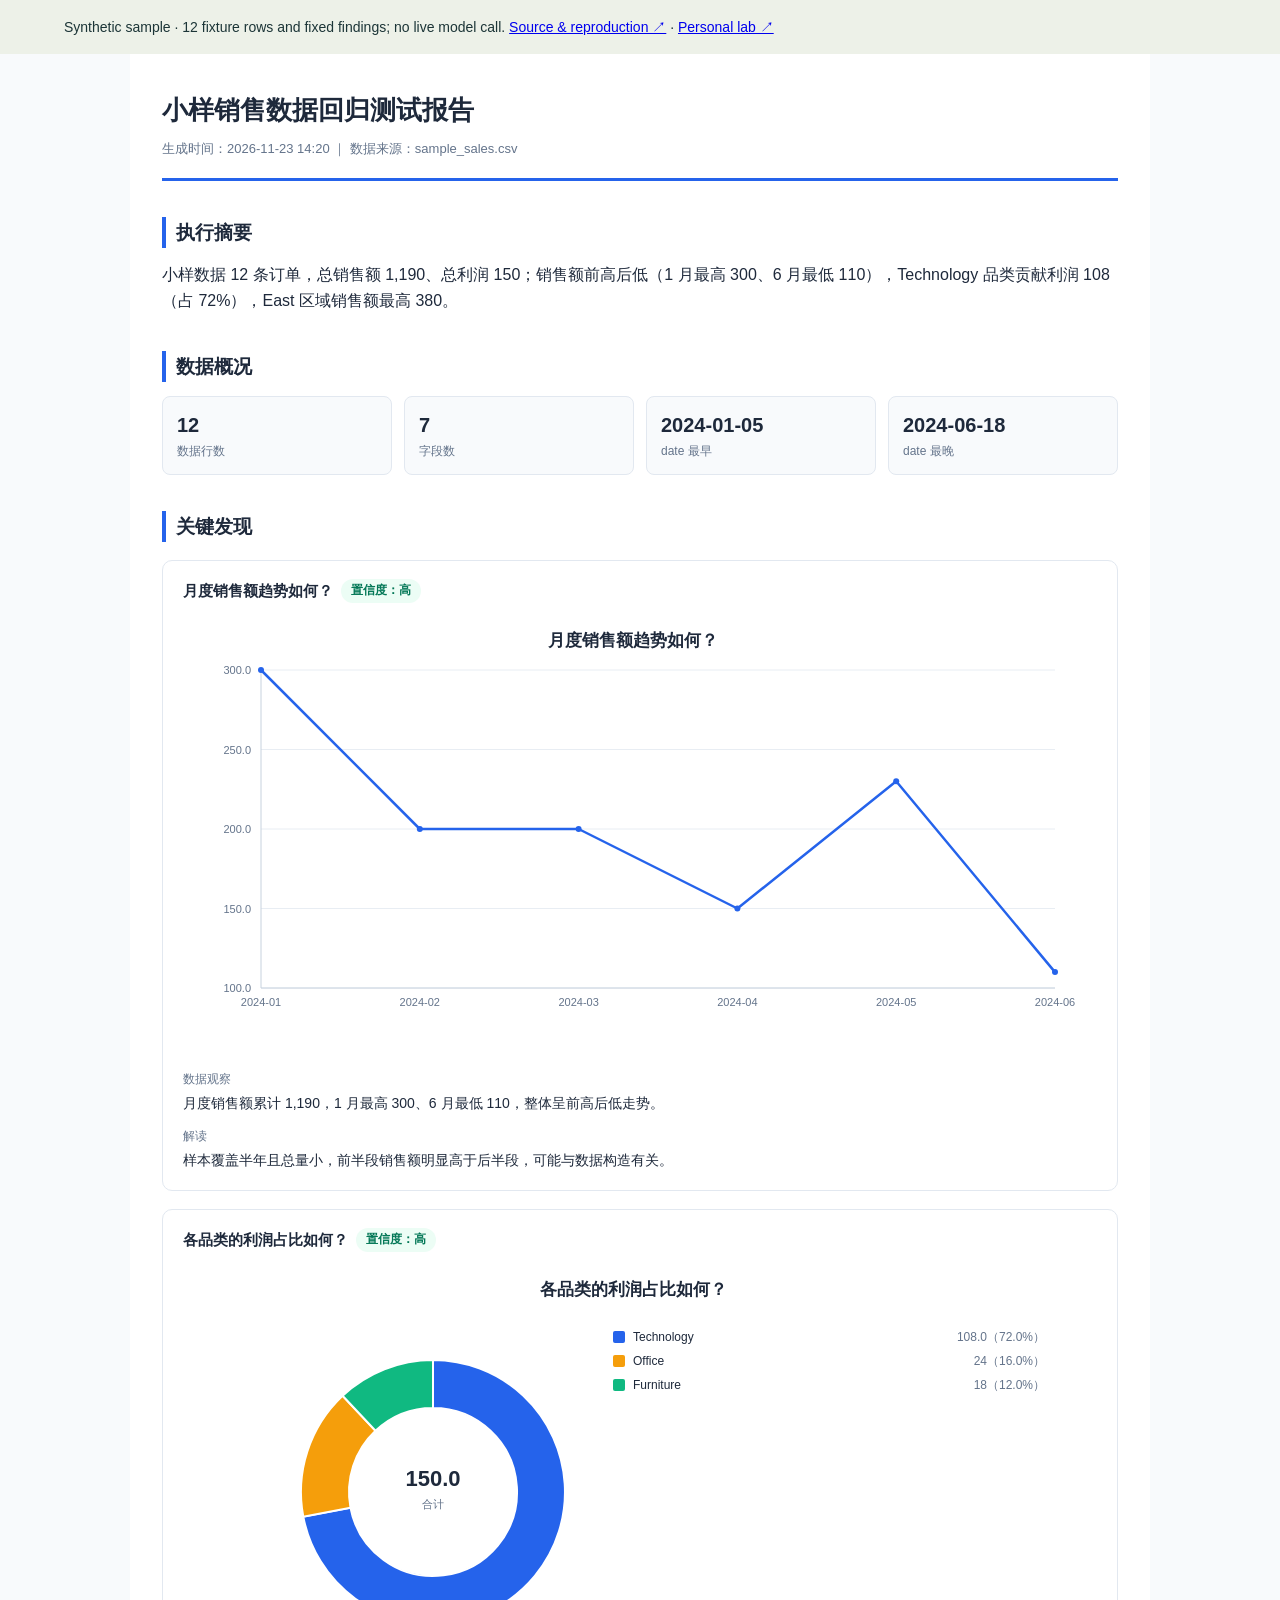
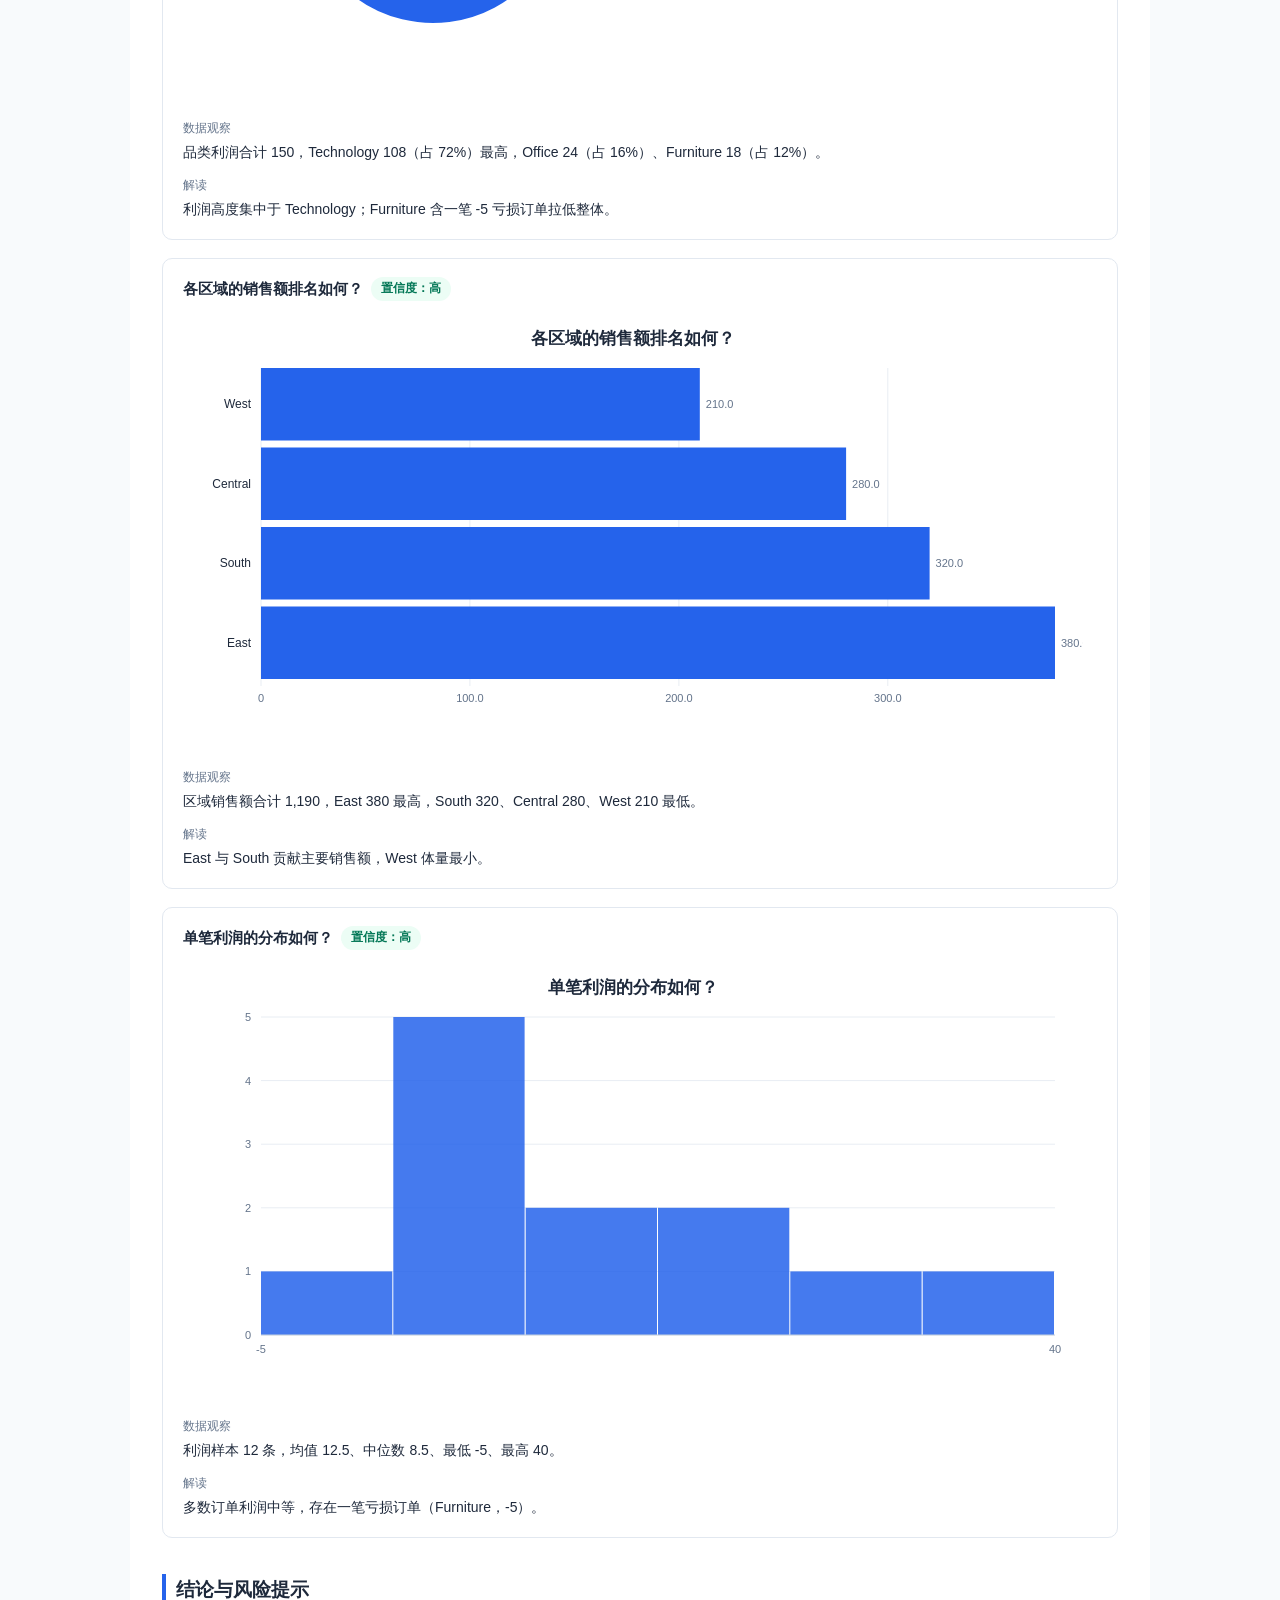
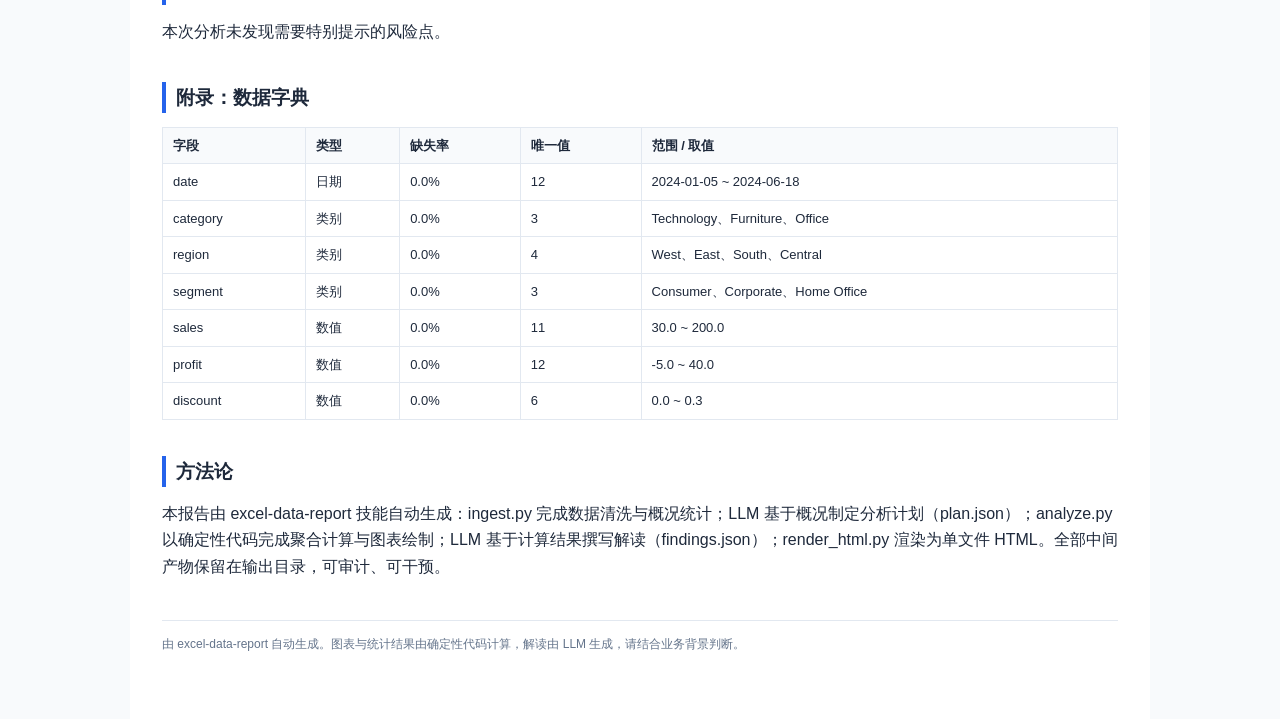
<file: lab/excel-data-report/report.html>
<!DOCTYPE html>
<html lang="zh-CN">
<head>
<meta charset="utf-8">
<meta name="viewport" content="width=device-width, initial-scale=1">
<title>小样销售数据回归测试报告</title>
<style>
:root { --accent:#2563EB; --ink:#1E293B; --muted:#64748B; --line:#E2E8F0; --bg:#FFFFFF; --soft:#F8FAFC; }
* { box-sizing:border-box; }
body { margin:0; background:var(--soft); color:var(--ink); font-family:'Segoe UI','Microsoft YaHei','PingFang SC',Arial,sans-serif; line-height:1.65; }
.wrap { max-width:1020px; margin:0 auto; padding:40px 32px 64px; background:var(--bg); }
header { border-bottom:3px solid var(--accent); padding-bottom:18px; margin-bottom:28px; }
h1 { font-size:26px; margin:0 0 6px; line-height:1.3; }
.subtitle { color:var(--muted); font-size:15px; }
.meta { color:var(--muted); font-size:13px; margin-top:10px; }
h2 { font-size:19px; margin:36px 0 14px; padding-left:10px; border-left:4px solid var(--accent); }
p { margin:10px 0; }
.cards { display:flex; flex-wrap:wrap; gap:12px; }
.card { flex:1 1 170px; background:var(--soft); border:1px solid var(--line); border-radius:8px; padding:12px 14px; }
.card .num { font-size:20px; font-weight:600; }
.card .lab { font-size:12px; color:var(--muted); }
.warn { background:#FFFBEB; border:1px solid #FDE68A; border-radius:8px; padding:10px 14px; font-size:13px; color:#92400E; margin:14px 0; }
table { border-collapse:collapse; width:100%; font-size:13px; }
th, td { border:1px solid var(--line); padding:7px 10px; text-align:left; vertical-align:top; }
th { background:var(--soft); }
.finding { border:1px solid var(--line); border-radius:10px; padding:18px 20px; margin:18px 0; }
.finding .q { font-weight:600; font-size:15px; }
.badge { display:inline-block; font-size:12px; border-radius:999px; padding:2px 10px; margin-left:8px; vertical-align:2px; }
.badge-high { background:#ECFDF5; color:#047857; }
.badge-medium { background:#FFFBEB; color:#B45309; }
.badge-low { background:#F1F5F9; color:#64748B; }
.finding .row { margin:12px 0 0; font-size:14px; }
.finding .label { color:var(--muted); font-size:12px; margin-bottom:2px; }
.chart { margin:14px 0; overflow-x:auto; }
ul { margin:8px 0; padding-left:22px; }
footer { margin-top:40px; padding-top:14px; border-top:1px solid var(--line); color:var(--muted); font-size:12px; }
</style>
</head>
<body>
<aside style="padding:16px 5%;background:#edf1e8;color:#1c3537;font:14px/1.6 Arial,sans-serif">Synthetic sample · 12 fixture rows and fixed findings; no live model call. <a href="https://github.com/hxy-asdw/excel-data-report">Source &amp; reproduction ↗</a> · <a href="../../">Personal lab ↗</a></aside>
<div class="wrap">
<header>
  <h1>小样销售数据回归测试报告</h1>
  <div class="subtitle"></div>
  <div class="meta">生成时间：2026-11-23 14:20 ｜ 数据来源：sample_sales.csv</div>
</header>

<h2>执行摘要</h2>
<p>小样数据 12 条订单，总销售额 1,190、总利润 150；销售额前高后低（1 月最高 300、6 月最低 110），Technology 品类贡献利润 108（占 72%），East 区域销售额最高 380。</p>

<h2>数据概况</h2>
<div class="cards"><div class="card"><div class="num">12</div><div class="lab">数据行数</div></div>
<div class="card"><div class="num">7</div><div class="lab">字段数</div></div>
<div class="card"><div class="num">2024-01-05</div><div class="lab">date 最早</div></div>
<div class="card"><div class="num">2024-06-18</div><div class="lab">date 最晚</div></div></div>


<h2>关键发现</h2>
<div class="finding"><div class="q">月度销售额趋势如何？<span class="badge badge-high">置信度：高</span></div><div class="chart"><svg xmlns="http://www.w3.org/2000/svg" width="900" height="430" viewBox="0 0 900 430" font-family="'Segoe UI','Microsoft YaHei','PingFang SC',Arial,sans-serif"><text x="450" y="28" text-anchor="middle" font-size="17" font-weight="600" fill="#1E293B">月度销售额趋势如何？</text>
<line x1="78" y1="370.0" x2="872" y2="370.0" stroke="#E8EDF3" stroke-width="1"/>
<text x="68" y="374.0" text-anchor="end" font-size="11" fill="#64748B">100.0</text>
<line x1="78" y1="290.5" x2="872" y2="290.5" stroke="#E8EDF3" stroke-width="1"/>
<text x="68" y="294.5" text-anchor="end" font-size="11" fill="#64748B">150.0</text>
<line x1="78" y1="211.0" x2="872" y2="211.0" stroke="#E8EDF3" stroke-width="1"/>
<text x="68" y="215.0" text-anchor="end" font-size="11" fill="#64748B">200.0</text>
<line x1="78" y1="131.5" x2="872" y2="131.5" stroke="#E8EDF3" stroke-width="1"/>
<text x="68" y="135.5" text-anchor="end" font-size="11" fill="#64748B">250.0</text>
<line x1="78" y1="52.0" x2="872" y2="52.0" stroke="#E8EDF3" stroke-width="1"/>
<text x="68" y="56.0" text-anchor="end" font-size="11" fill="#64748B">300.0</text>
<text x="78.0" y="388" text-anchor="middle" font-size="11" fill="#64748B">2024-01</text>
<text x="236.8" y="388" text-anchor="middle" font-size="11" fill="#64748B">2024-02</text>
<text x="395.6" y="388" text-anchor="middle" font-size="11" fill="#64748B">2024-03</text>
<text x="554.4" y="388" text-anchor="middle" font-size="11" fill="#64748B">2024-04</text>
<text x="713.2" y="388" text-anchor="middle" font-size="11" fill="#64748B">2024-05</text>
<text x="872.0" y="388" text-anchor="middle" font-size="11" fill="#64748B">2024-06</text>
<line x1="78" y1="370" x2="872" y2="370" stroke="#C7D2DE" stroke-width="1"/>
<line x1="78" y1="52" x2="78" y2="370" stroke="#C7D2DE" stroke-width="1"/>
<path d="M 78.0 52.0 L 236.8 211.0 L 395.6 211.0 L 554.4 290.5 L 713.2 163.3 L 872.0 354.1" fill="none" stroke="#2563EB" stroke-width="2.5" stroke-linejoin="round" stroke-linecap="round"/>
<circle cx="78.0" cy="52.0" r="3" fill="#2563EB"/>
<circle cx="236.8" cy="211.0" r="3" fill="#2563EB"/>
<circle cx="395.6" cy="211.0" r="3" fill="#2563EB"/>
<circle cx="554.4" cy="290.5" r="3" fill="#2563EB"/>
<circle cx="713.2" cy="163.3" r="3" fill="#2563EB"/>
<circle cx="872.0" cy="354.1" r="3" fill="#2563EB"/></svg>
</div><div class="row"><div class="label">数据观察</div>月度销售额累计 1,190，1 月最高 300、6 月最低 110，整体呈前高后低走势。</div><div class="row"><div class="label">解读</div>样本覆盖半年且总量小，前半段销售额明显高于后半段，可能与数据构造有关。</div></div>
<div class="finding"><div class="q">各品类的利润占比如何？<span class="badge badge-high">置信度：高</span></div><div class="chart"><svg xmlns="http://www.w3.org/2000/svg" width="900" height="430" viewBox="0 0 900 430" font-family="'Segoe UI','Microsoft YaHei','PingFang SC',Arial,sans-serif"><text x="450" y="28" text-anchor="middle" font-size="17" font-weight="600" fill="#1E293B">各品类的利润占比如何？</text>
<path d="M 250.0 93.0 A 132.0 132.0 0 1 1 120.3 249.7 L 167.5 240.7 A 84.0 84.0 0 1 0 250.0 141.0 Z" fill="#2563EB" stroke="#FFFFFF" stroke-width="2"/>
<path d="M 120.3 249.7 A 132.0 132.0 0 0 1 159.6 128.8 L 192.5 163.8 A 84.0 84.0 0 0 0 167.5 240.7 Z" fill="#F59E0B" stroke="#FFFFFF" stroke-width="2"/>
<path d="M 159.6 128.8 A 132.0 132.0 0 0 1 250.0 93.0 L 250.0 141.0 A 84.0 84.0 0 0 0 192.5 163.8 Z" fill="#10B981" stroke="#FFFFFF" stroke-width="2"/>
<text x="250" y="219" text-anchor="middle" font-size="22" font-weight="600" fill="#1E293B">150.0</text>
<text x="250" y="241" text-anchor="middle" font-size="11" fill="#64748B">合计</text>
<rect x="430" y="64" width="12" height="12" rx="2" fill="#2563EB"/>
<text x="450" y="74" font-size="12" fill="#1E293B">Technology</text>
<text x="862" y="74" text-anchor="end" font-size="12" fill="#64748B">108.0（72.0%）</text>
<rect x="430" y="88" width="12" height="12" rx="2" fill="#F59E0B"/>
<text x="450" y="98" font-size="12" fill="#1E293B">Office</text>
<text x="862" y="98" text-anchor="end" font-size="12" fill="#64748B">24（16.0%）</text>
<rect x="430" y="112" width="12" height="12" rx="2" fill="#10B981"/>
<text x="450" y="122" font-size="12" fill="#1E293B">Furniture</text>
<text x="862" y="122" text-anchor="end" font-size="12" fill="#64748B">18（12.0%）</text></svg>
</div><div class="row"><div class="label">数据观察</div>品类利润合计 150，Technology 108（占 72%）最高，Office 24（占 16%）、Furniture 18（占 12%）。</div><div class="row"><div class="label">解读</div>利润高度集中于 Technology；Furniture 含一笔 -5 亏损订单拉低整体。</div></div>
<div class="finding"><div class="q">各区域的销售额排名如何？<span class="badge badge-high">置信度：高</span></div><div class="chart"><svg xmlns="http://www.w3.org/2000/svg" width="900" height="430" viewBox="0 0 900 430" font-family="'Segoe UI','Microsoft YaHei','PingFang SC',Arial,sans-serif"><text x="450" y="28" text-anchor="middle" font-size="17" font-weight="600" fill="#1E293B">各区域的销售额排名如何？</text>
<line x1="78.0" y1="52" x2="78.0" y2="370" stroke="#E8EDF3" stroke-width="1"/>
<text x="78.0" y="386" text-anchor="middle" font-size="11" fill="#64748B">0</text>
<line x1="286.9" y1="52" x2="286.9" y2="370" stroke="#E8EDF3" stroke-width="1"/>
<text x="286.9" y="386" text-anchor="middle" font-size="11" fill="#64748B">100.0</text>
<line x1="495.9" y1="52" x2="495.9" y2="370" stroke="#E8EDF3" stroke-width="1"/>
<text x="495.9" y="386" text-anchor="middle" font-size="11" fill="#64748B">200.0</text>
<line x1="704.8" y1="52" x2="704.8" y2="370" stroke="#E8EDF3" stroke-width="1"/>
<text x="704.8" y="386" text-anchor="middle" font-size="11" fill="#64748B">300.0</text>
<line x1="913.8" y1="52" x2="913.8" y2="370" stroke="#E8EDF3" stroke-width="1"/>
<text x="913.8" y="386" text-anchor="middle" font-size="11" fill="#64748B">400.0</text>
<rect x="78" y="52.0" width="438.8" height="72.5" fill="#2563EB"/>
<text x="68" y="92.2" text-anchor="end" font-size="12" fill="#1E293B">West</text>
<text x="522.8" y="92.2" font-size="11" fill="#64748B">210.0</text>
<rect x="78" y="131.5" width="585.1" height="72.5" fill="#2563EB"/>
<text x="68" y="171.8" text-anchor="end" font-size="12" fill="#1E293B">Central</text>
<text x="669.1" y="171.8" font-size="11" fill="#64748B">280.0</text>
<rect x="78" y="211.0" width="668.6" height="72.5" fill="#2563EB"/>
<text x="68" y="251.2" text-anchor="end" font-size="12" fill="#1E293B">South</text>
<text x="752.6" y="251.2" font-size="11" fill="#64748B">320.0</text>
<rect x="78" y="290.5" width="794.0" height="72.5" fill="#2563EB"/>
<text x="68" y="330.8" text-anchor="end" font-size="12" fill="#1E293B">East</text>
<text x="878.0" y="330.8" font-size="11" fill="#64748B">380.0</text></svg>
</div><div class="row"><div class="label">数据观察</div>区域销售额合计 1,190，East 380 最高，South 320、Central 280、West 210 最低。</div><div class="row"><div class="label">解读</div>East 与 South 贡献主要销售额，West 体量最小。</div></div>
<div class="finding"><div class="q">单笔利润的分布如何？<span class="badge badge-high">置信度：高</span></div><div class="chart"><svg xmlns="http://www.w3.org/2000/svg" width="900" height="430" viewBox="0 0 900 430" font-family="'Segoe UI','Microsoft YaHei','PingFang SC',Arial,sans-serif"><text x="450" y="28" text-anchor="middle" font-size="17" font-weight="600" fill="#1E293B">单笔利润的分布如何？</text>
<line x1="78" y1="370.0" x2="872" y2="370.0" stroke="#E8EDF3" stroke-width="1"/>
<text x="68" y="374.0" text-anchor="end" font-size="11" fill="#64748B">0</text>
<line x1="78" y1="306.4" x2="872" y2="306.4" stroke="#E8EDF3" stroke-width="1"/>
<text x="68" y="310.4" text-anchor="end" font-size="11" fill="#64748B">1</text>
<line x1="78" y1="242.8" x2="872" y2="242.8" stroke="#E8EDF3" stroke-width="1"/>
<text x="68" y="246.8" text-anchor="end" font-size="11" fill="#64748B">2</text>
<line x1="78" y1="179.2" x2="872" y2="179.2" stroke="#E8EDF3" stroke-width="1"/>
<text x="68" y="183.2" text-anchor="end" font-size="11" fill="#64748B">3</text>
<line x1="78" y1="115.6" x2="872" y2="115.6" stroke="#E8EDF3" stroke-width="1"/>
<text x="68" y="119.6" text-anchor="end" font-size="11" fill="#64748B">4</text>
<line x1="78" y1="52.0" x2="872" y2="52.0" stroke="#E8EDF3" stroke-width="1"/>
<text x="68" y="56.0" text-anchor="end" font-size="11" fill="#64748B">5</text>
<rect x="78.0" y="306.4" width="131.3" height="63.6" fill="#2563EB" opacity="0.85"/>
<rect x="210.3" y="52.0" width="131.3" height="318.0" fill="#2563EB" opacity="0.85"/>
<rect x="342.7" y="242.8" width="131.3" height="127.2" fill="#2563EB" opacity="0.85"/>
<rect x="475.0" y="242.8" width="131.3" height="127.2" fill="#2563EB" opacity="0.85"/>
<rect x="607.3" y="306.4" width="131.3" height="63.6" fill="#2563EB" opacity="0.85"/>
<rect x="739.7" y="306.4" width="131.3" height="63.6" fill="#2563EB" opacity="0.85"/>
<text x="78.0" y="388" text-anchor="middle" font-size="11" fill="#64748B">-5</text>
<text x="872.0" y="388" text-anchor="middle" font-size="11" fill="#64748B">40</text>
<line x1="78" y1="370" x2="872" y2="370" stroke="#C7D2DE" stroke-width="1"/></svg>
</div><div class="row"><div class="label">数据观察</div>利润样本 12 条，均值 12.5、中位数 8.5、最低 -5、最高 40。</div><div class="row"><div class="label">解读</div>多数订单利润中等，存在一笔亏损订单（Furniture，-5）。</div></div>

<h2>结论与风险提示</h2>
<p>本次分析未发现需要特别提示的风险点。</p>

<h2>附录：数据字典</h2>
<table><thead><tr><th>字段</th><th>类型</th><th>缺失率</th><th>唯一值</th><th>范围 / 取值</th></tr></thead><tbody><tr><td>date</td><td>日期</td><td>0.0%</td><td>12</td><td>2024-01-05 ~ 2024-06-18</td></tr><tr><td>category</td><td>类别</td><td>0.0%</td><td>3</td><td>Technology、Furniture、Office</td></tr><tr><td>region</td><td>类别</td><td>0.0%</td><td>4</td><td>West、East、South、Central</td></tr><tr><td>segment</td><td>类别</td><td>0.0%</td><td>3</td><td>Consumer、Corporate、Home Office</td></tr><tr><td>sales</td><td>数值</td><td>0.0%</td><td>11</td><td>30.0 ~ 200.0</td></tr><tr><td>profit</td><td>数值</td><td>0.0%</td><td>12</td><td>-5.0 ~ 40.0</td></tr><tr><td>discount</td><td>数值</td><td>0.0%</td><td>6</td><td>0.0 ~ 0.3</td></tr></tbody></table>

<h2>方法论</h2>
<p>本报告由 excel-data-report 技能自动生成：ingest.py 完成数据清洗与概况统计；LLM 基于概况制定分析计划（plan.json）；analyze.py 以确定性代码完成聚合计算与图表绘制；LLM 基于计算结果撰写解读（findings.json）；render_html.py 渲染为单文件 HTML。全部中间产物保留在输出目录，可审计、可干预。</p>

<footer>由 excel-data-report 自动生成。图表与统计结果由确定性代码计算，解读由 LLM 生成，请结合业务背景判断。</footer>
</div>
</body>
</html>
</file>
<file: home.css>
:root{--paper:#fafaf8;--ink:#191d1b;--muted:#787e78;--line:#dddfda;--blue:#345ef4;--mono:ui-monospace,SFMono-Regular,Consolas,monospace;--ease:cubic-bezier(.2,.75,.2,1)}
*{box-sizing:border-box}html{scroll-behavior:smooth;scroll-padding-top:100px}body{margin:0;background:var(--paper);color:var(--ink);font-family:Arial,"PingFang SC","Noto Sans CJK SC",sans-serif;-webkit-font-smoothing:antialiased}button,a{-webkit-tap-highlight-color:transparent}button{font:inherit;color:inherit;cursor:pointer;border-radius:0}a{color:inherit;text-decoration:none}button:focus-visible,a:focus-visible{outline:2px solid var(--blue);outline-offset:6px}h1,h2,h3,p{margin:0}::selection{background:#345ef430}.mono{font:10px var(--mono);letter-spacing:.06em;text-transform:uppercase}.blue{color:var(--blue)}.muted{color:var(--muted)}.skip{position:fixed;top:-100px;left:20px;padding:12px;background:white;z-index:120}.skip:focus{top:12px}
.header{position:fixed;z-index:30;top:0;left:0;right:0;height:86px;display:flex;justify-content:space-between;align-items:center;padding:0 4.5%;pointer-events:none}.header>*{pointer-events:auto}.brand{font-size:24px;font-weight:700;letter-spacing:-.06em}.brand>span{color:var(--blue)}.header nav{display:flex;gap:32px;font-size:12px;margin-left:auto;margin-right:52px}.header nav a,.header nav button{background:none;border:0;padding:6px 0;font-size:12px}.header nav a:hover,.header nav button:hover,.header-github:hover{color:var(--blue)}.header-github{font-size:11px}.menu-button{width:50px;height:50px;border-radius:50%;background:var(--ink);border:0;display:none;align-items:center;justify-content:center;flex-direction:column;gap:6px}.menu-button i{width:19px;height:1px;background:#fafaf8;transition:transform .25s}.header.is-scrolled{background:linear-gradient(#fafaf8f5,#fafaf800)}.header.is-scrolled nav,.header.is-scrolled .header-github{display:none}.header.is-scrolled .menu-button{display:flex}.menu-button[aria-expanded="true"] i:first-child{transform:translateY(3.5px) rotate(45deg)}.menu-button[aria-expanded="true"] i:last-child{transform:translateY(-3.5px) rotate(-45deg)}.mobile-menu{position:absolute;top:76px;right:4.5%;background:var(--ink);color:var(--paper);padding:22px 28px;min-width:230px;box-shadow:0 15px 50px #00000016}.mobile-menu[hidden]{display:none}.mobile-menu a,.mobile-menu button{display:block;border:0;background:none;color:inherit;font-size:22px;line-height:1.6;letter-spacing:-.03em;padding:10px 0;width:100%;text-align:left}.mobile-menu a:hover,.mobile-menu button:hover{color:#a6b6ff}
.journey{height:240svh;position:relative}.stage{position:sticky;top:0;width:100%;height:100svh;overflow:clip;isolation:isolate;background:var(--paper)}#field{position:absolute;inset:0;width:100%;height:100%;z-index:0;pointer-events:none}.opening{position:absolute;inset:0;pointer-events:none;z-index:2;will-change:opacity,transform}.top-note{position:absolute;top:96px;left:4.5%;color:var(--muted);font-size:9px}.hero-words{font-weight:400;letter-spacing:-.075em}.word-one{position:absolute;left:5%;top:17%;font-size:clamp(58px,7.7vw,132px);line-height:1;white-space:nowrap}.word-two{position:absolute;right:6%;bottom:19%;font-size:clamp(80px,11vw,165px);line-height:.95;white-space:nowrap}.word-two em{font-family:Georgia,serif;font-weight:400;color:var(--blue);letter-spacing:-.065em}.opening-note{position:absolute;left:5%;bottom:21%;max-width:340px;display:flex;align-items:start;gap:18px}.opening-note p{font-size:12px;line-height:1.9;color:#71776f}.mini-line{width:25px;height:1px;background:#a1a79c;margin-top:11px;flex-shrink:0}.scroll-cue{position:absolute;right:5%;bottom:64px;display:flex;align-items:center;gap:24px;pointer-events:auto;color:var(--blue);font-size:11px;padding:12px 0}.cue-arrow{display:inline-block;font-size:21px;animation:cue 1.8s var(--ease) infinite}@keyframes cue{0%,100%{transform:translateY(0)}50%{transform:translateY(6px)}}
.world-copy{position:absolute;top:19%;left:6%;z-index:2;opacity:0;pointer-events:none;will-change:opacity,transform;max-width:430px}.world-copy .mono{font-size:9px;margin-bottom:25px}.world-copy h2{font-size:clamp(40px,4.6vw,74px);line-height:1.15;letter-spacing:-.06em;font-weight:500}.world-description{font-size:13px;color:#737a71;line-height:1.9;margin-top:28px}.world-instruction{display:flex;align-items:center;gap:9px;margin-top:54px;font-size:11px;color:#677164}.instruction-dot{width:5px;height:5px;background:var(--blue);border-radius:50%;flex-shrink:0}.constellation{position:absolute;inset:0;z-index:5;opacity:0;pointer-events:none}.constellation.is-ready{pointer-events:auto}.node{position:absolute;left:0;top:0;background:none;border:0;transform:translate(-50%,-50%);padding:12px 17px;text-align:left;display:flex;align-items:center;gap:11px;min-width:176px;min-height:76px;touch-action:pan-y;user-select:none;cursor:grab;transition:background .2s,box-shadow .2s;border-radius:4px}.node:hover,.node:focus-visible{background:#fafaf8dd;box-shadow:0 12px 40px #343d2210}.node.is-dragging{cursor:grabbing;background:#fafaf8;box-shadow:0 16px 45px #141d211a;z-index:8}.node-core{width:17px;height:17px;border-radius:50%;border:1px solid #345ef450;display:grid;place-items:center;flex-shrink:0;transition:transform .25s,border-color .25s}.node-core i{width:5px;height:5px;background:var(--blue);border-radius:50%}.node:hover .node-core,.node:focus-visible .node-core,.node.is-active .node-core{transform:scale(1.35);border-color:var(--blue)}.node-label{display:flex;flex-direction:column;gap:7px}.node-number{font-size:8px;color:#858d81}.node-label strong{font-size:17px;font-weight:500;letter-spacing:-.045em;white-space:nowrap}.node-hint{font-size:9px;color:#6b77a5;opacity:.75}.stage-bottom{position:absolute;bottom:23px;left:5%;right:5%;display:flex;align-items:center;justify-content:space-between;z-index:2;color:#808779;pointer-events:none}.stage-bottom .mono{font-size:8px}.scene-progress{height:1px;width:110px;background:#d3d8ca;overflow:hidden}.scene-progress i{height:1px;width:100%;background:var(--blue);display:block;transform:scaleX(0);transform-origin:left}.explore-anchor{position:absolute;top:calc(100% - 100svh);left:0}
.directory{position:relative;z-index:1;padding:50px 10% 45px;background:var(--paper)}.directory-head{display:flex;align-items:center;justify-content:space-between;color:#767e71;padding-bottom:35px;gap:18px}.directory-head h2{font-weight:400;font-size:9px}.directory-head>span{font-size:8px}.directory-row{display:grid;grid-template-columns:24px minmax(0,1fr) 27% 32px;align-items:center;gap:35px;width:100%;background:none;border:0;border-top:1px solid var(--line);padding:34px 0;text-align:left;min-height:240px;position:relative}.directory-row:last-child{border-bottom:1px solid var(--line)}.row-index{align-self:start;padding-top:17px;font-size:9px;color:#8e9586}.row-main{display:block}.row-main>strong{font-size:clamp(68px,9vw,135px);font-weight:500;line-height:1;letter-spacing:-.07em;display:block;transition:transform .45s var(--ease)}.row-caption{display:block;font-size:12px;color:#737b6c;line-height:1.5;margin-top:14px}.row-arrow{font-size:36px;justify-self:end;transition:transform .3s,color .3s}.directory-row:hover .row-main>strong,.directory-row:focus-visible .row-main>strong{transform:translateX(12px)}.directory-row:hover .row-arrow,.directory-row:focus-visible .row-arrow{transform:translate(5px,-5px);color:var(--blue)}.inline-preview{width:100%;aspect-ratio:1.55;display:block;background:#e9ece4;overflow:hidden;padding:8px;border:1px solid #d8ddcf;transform:rotate(-3deg);transition:transform .4s var(--ease)}.inline-preview img{width:100%;height:100%;object-fit:cover;object-position:top;display:block}.directory-row:hover .inline-preview{transform:rotate(3deg)}.note-inline{padding:20px;display:flex;align-items:center;background:#eaf0e4;transform:rotate(3deg)}.note-inline>span{font-size:22px;line-height:1.4;color:#4b5e47;letter-spacing:-.04em}.about-preview{font-size:13px;color:#747e6b;line-height:1.8}.cursor-preview{position:fixed;left:0;top:0;width:360px;pointer-events:none;z-index:40;visibility:hidden;opacity:0;transition:opacity .16s,visibility .16s;will-change:transform}.cursor-preview.is-visible{visibility:visible;opacity:1}.cursor-preview>div{border:1px solid #d7ddcc;box-shadow:0 24px 70px #19241d20;transform:scale(.94) rotate(-3deg);transition:transform .35s var(--ease);background:#f0f3eb;padding:10px}.cursor-preview.is-visible>div{transform:scale(1) rotate(3deg)}.cursor-preview [hidden]{display:none}.peek-doupo img{display:block;width:100%;height:230px;object-fit:cover;object-position:top}.peek-doupo p{font-size:8px;line-height:1.7;padding:14px 4px 6px;color:#607056}.cursor-preview .peek-note{padding:32px;min-height:270px;background:#e7efe0}.peek-note p{font-size:8px;color:#71856a}.peek-note strong{display:block;font-size:36px;line-height:1.4;letter-spacing:-.055em;color:#345135;font-weight:500;margin-top:28px}.peek-note>span{display:block;font-size:11px;color:#73856a;line-height:1.8;margin-top:24px}.footer{padding:80px 10% 60px;display:flex;justify-content:space-between;align-items:end;gap:50px}.footer>.mono,.footer p.mono{font-size:9px;color:#7d8574}.footer-line{font-size:clamp(45px,6.4vw,100px);line-height:1.1;letter-spacing:-.065em;margin-top:26px;font-weight:400}.footer-line em{font-family:Georgia,serif;font-weight:400}.footer-line .blue{font-size:.65em;margin-left:25px;display:inline-block;transition:transform .3s}.footer:hover .footer-line .blue{transform:translate(5px,-5px)}.footer-links{display:flex;align-items:start;flex-direction:column;gap:17px;font-size:12px;padding-bottom:6px}.footer-links a:hover{color:var(--blue)}.footer-links .mono{font-size:8px;margin-top:10px}
.detail-dialog{position:fixed;inset:0 0 0 auto;margin:0;width:min(740px,90vw);height:100svh;max-height:none;max-width:none;border:0;padding:0;background:#fafaf8;color:var(--ink);box-shadow:-30px 0 100px #111e161c;overflow:hidden;animation:panel-in .5s var(--ease)}.detail-dialog::backdrop{background:#15211a23;backdrop-filter:blur(4px)}@keyframes panel-in{from{opacity:0;transform:translateX(8%)}to{opacity:1;transform:none}}.detail-top{height:82px;padding:0 40px;display:flex;align-items:center;justify-content:space-between;gap:15px;border-bottom:1px solid var(--line)}.detail-brand{font-size:16px;font-weight:600;letter-spacing:-.04em}.detail-top>.mono{font-size:8px;color:#7b8573}.close-dialog{border:0;background:none;padding:10px 0 10px 12px;display:flex;align-items:center;gap:16px;font-size:11px}.close-dialog span{font-size:27px;font-weight:300}.close-dialog:hover{color:var(--blue)}.detail-body{height:calc(100svh - 140px);overflow:auto;overscroll-behavior:contain;padding:40px 40px 50px}.detail-intro>.mono{font-size:9px;line-height:1.8}.detail-intro h2{font-size:49px;line-height:1.07;letter-spacing:-.065em;font-weight:500;margin-top:22px;overflow-wrap:anywhere}.detail-summary{font-size:13px;line-height:1.9;color:#6d7867;margin-top:20px;max-width:600px}.detail-media{margin-top:30px;background:#e9ece3;position:relative}.detail-media img{display:block;width:100%;max-height:310px;object-fit:cover;object-position:top}.media-label{font:8px var(--mono);letter-spacing:.04em;padding:10px 12px;background:#f0f2e9;color:#7a876b}.shot-switch{display:flex;gap:18px;padding:10px 12px;background:#f0f2e9}.shot-switch button{border:0;background:none;font-size:10px;padding:2px 0;color:#78836b}.shot-switch button[aria-pressed="true"]{color:var(--blue);border-bottom:1px solid currentColor}.detail-copy{margin-top:28px}.copy-block{border-top:1px solid var(--line);padding:19px 0}.copy-block h3{font:9px var(--mono);color:var(--blue);letter-spacing:.05em;margin-bottom:10px}.copy-block p{font-size:12px;line-height:1.9;color:#687560}.detail-actions{display:flex;gap:12px;flex-wrap:wrap;margin-top:28px}.detail-actions a{display:inline-flex;align-items:center;gap:35px;background:var(--ink);color:var(--paper);padding:15px 19px;font-size:11px;border:1px solid var(--ink);border-radius:3px}.detail-actions a.secondary{background:none;color:var(--ink)}.detail-actions a:hover{background:var(--blue);color:white;border-color:var(--blue)}.detail-switch{height:58px;border-top:1px solid var(--line);display:flex;padding:0 40px;align-items:center;gap:22px;background:#f4f5ef}.detail-switch button{background:none;border:0;padding:5px 0;font-size:9px;color:#7b856f}.detail-switch button[aria-pressed="true"]{color:var(--blue)}.detail-switch[hidden]{display:none}.detail-dialog.is-note .detail-body{height:calc(100svh - 82px)}.workflow{background:#19291f;color:#e1e8da;padding:27px 23px}.workflow-top{font:8px var(--mono);letter-spacing:.04em;color:#809574;display:flex;justify-content:space-between}.workflow-steps{display:flex;justify-content:space-between;margin:28px 0}.workflow-steps button{font:10px var(--mono);border:1px solid #527146;background:none;color:#849c77;border-radius:50%;width:43px;height:43px}.workflow-steps button[aria-pressed="true"]{background:#b9dba8;border-color:#b9dba8;color:#17321a}.workflow-output{border-top:1px solid #47623c;padding-top:16px;min-height:85px}.workflow-output .mono{font-size:9px;color:#b9dba8}.workflow-output p{font-size:12px;line-height:1.85;color:#a7bc9a;margin-top:10px}.note-art{padding:38px;background:#e7efe0}.note-art>.mono{font-size:9px;color:#7b9471}.note-art strong{font-size:42px;line-height:1.4;font-weight:500;letter-spacing:-.045em;display:block;margin:26px 0 10px;color:#345135}.note-art p{font-size:12px;color:#7b9471;line-height:1.8}.about-art{padding:35px 28px;background:#eef0e8;font:italic 45px/1.3 Georgia,serif;letter-spacing:-.045em;color:#3e5337}
@media(min-width:760px) and (hover:hover) and (pointer:fine){.directory-row[data-peek] .inline-preview{visibility:hidden}.directory-row[data-peek] .row-main{grid-column:2/4}}
@media(max-width:1050px){.world-copy{left:5%;max-width:330px}.world-copy h2{font-size:45px}.world-description{font-size:11px}.world-instruction{font-size:10px;margin-top:35px}.node{min-width:155px;padding:10px 13px;gap:8px}.node-label strong{font-size:15px}.directory{padding-inline:7%}.directory-row{gap:24px}.footer{padding-inline:7%}.cursor-preview{width:290px}.peek-doupo img{height:190px}}
@media(max-width:700px){.header{height:74px;padding:0 6%}.brand{font-size:22px}.header nav{gap:19px;margin:0 0 0 auto}.header nav a,.header nav button{font-size:11px}.header-github{display:none}.menu-button{width:44px;height:44px}.journey{height:220svh}.top-note{left:6%;top:88px;font-size:8px}.word-one{left:6%;top:21%;font-size:clamp(35px,8.8vw,62px);letter-spacing:-.065em}.word-two{right:7%;bottom:26%;font-size:clamp(70px,19vw,125px)}.opening-note{left:6%;bottom:17%;max-width:290px;gap:12px}.opening-note p{font-size:10px}.scroll-cue{right:6%;bottom:55px;gap:15px;font-size:10px}.stage-bottom{left:6%;right:6%;bottom:19px}.stage-bottom .mono{font-size:7px}.scene-progress{width:70px}.world-copy{top:13%;left:6%;max-width:100%;right:6%}.world-copy .mono{font-size:8px;margin-bottom:17px}.world-copy h2{font-size:38px;line-height:1.12}.world-description{display:none}.world-instruction{position:fixed;bottom:62px;left:6%;font-size:10px;margin:0}.node{padding:9px 11px;min-width:142px;gap:7px;min-height:73px}.node-label strong{font-size:13px}.node-number{font-size:7px}.node-hint{font-size:8px}.node-core{width:14px;height:14px}.node-core i{width:4px;height:4px}.directory{padding:32px 6% 20px}.directory-head{padding-bottom:23px}.directory-head>span{display:none}.directory-row{grid-template-columns:20px minmax(0,1fr) 25px;gap:18px 16px;padding:27px 0;min-height:0}.row-index{padding-top:6px;font-size:8px}.row-main>strong{font-size:70px}.row-caption{font-size:10px;margin-top:10px}.row-arrow{grid-column:3;font-size:30px}.inline-preview{grid-column:2/4;grid-row:2;max-width:290px;aspect-ratio:1.9;padding:6px;transform:rotate(-2deg)}.note-inline{padding:24px;aspect-ratio:2.1;transform:rotate(2deg)}.note-inline>span{font-size:25px}.about-preview{grid-column:2/4;font-size:12px}.directory-row:hover .row-main>strong,.directory-row:focus-visible .row-main>strong{transform:translateX(5px)}.cursor-preview{display:none}.footer{padding:45px 6% 40px;display:block}.footer-line{font-size:57px;white-space:nowrap;margin-top:19px}.footer-line .blue{margin-left:12px}.footer-links{margin-top:30px;flex-direction:row;flex-wrap:wrap;gap:23px;font-size:11px}.footer-links .mono{width:100%;margin-top:4px}.detail-dialog{width:100%;height:96svh;top:auto;bottom:0;max-height:96svh;border-radius:14px 14px 0 0;animation:panel-up .35s var(--ease)}@keyframes panel-up{from{transform:translateY(8%);opacity:.4}to{transform:none;opacity:1}}.detail-top{height:68px;padding:0 22px}.detail-top>.mono{display:none}.detail-body{height:calc(96svh - 124px);padding:28px 22px 38px}.detail-intro h2{font-size:37px;line-height:1.15;margin-top:19px}.detail-summary{font-size:12px}.detail-media{margin-top:25px}.detail-media img{max-height:255px}.detail-copy{margin-top:25px}.detail-switch{height:56px;padding:0 22px;gap:16px}.detail-switch button{font-size:8px}.detail-dialog.is-note .detail-body{height:calc(96svh - 68px)}.workflow{padding:24px 18px}.workflow-steps button{width:37px;height:37px;font-size:9px}.workflow-output p{font-size:11px}.note-art{padding:28px}.note-art strong{font-size:32px}.about-art{font-size:36px;padding:28px}}
@media(max-width:350px){.word-one{font-size:31px}.node-label strong{font-size:12px}.node{min-width:132px}.node-number{font-size:6px}.row-main>strong{font-size:62px}.footer-line{font-size:49px}.detail-switch{gap:12px;padding-inline:18px}.detail-switch button{font-size:7px}}
@media(prefers-reduced-motion:reduce){html{scroll-behavior:auto}*,*:before,*:after{transition:none!important;animation:none!important}.journey{height:100svh}.opening{display:none}.world-copy{opacity:1!important;transform:none!important}.constellation{opacity:1!important}.explore-anchor{top:0}}
.world-copy .world-instruction{position:static;margin:16px 0 0}
.node-hint{font-size:10px;color:#526194;opacity:1}
.shot-switch{align-items:center;flex-wrap:wrap}
.shot-switch button{min-height:40px}
.shot-replay-link{display:inline-flex;align-items:center;gap:8px;min-height:44px;margin:6px 12px 0;color:var(--blue);font-size:12px;text-decoration:underline;text-underline-offset:3px}
.workflow-steps{display:grid;grid-template-columns:repeat(5,minmax(0,1fr));gap:6px;margin:20px 0}
.workflow-steps button{width:100%;min-height:44px;border-radius:3px;font-family:inherit;font-size:11px;color:#b9cbb0}
.workflow-steps button:focus-visible,.workflow-check button:focus-visible{outline-color:#b9dba8;outline-offset:2px}
.workflow-check{margin-top:12px;padding-top:18px;border-top:1px solid #47623c}
.workflow-check h3{font-size:14px;font-weight:600}
.workflow-check p{font-size:12px;line-height:1.7;margin:8px 0;color:#c6d8bf}
.workflow-check button{min-height:44px;padding:8px 16px;background:none;border:1px solid #799472;border-radius:3px;color:inherit}
.workflow-check button+button{margin-left:8px}
.workflow-check button[aria-pressed="true"]{background:#b9dba8;color:#17321a}
.workflow-check-result:empty{margin:0}
@media(max-width:700px){.footer-line{font-size:clamp(40px,13vw,55px)}}

/* Keep the page title available to assistive technology throughout the scene. */
.sr-only{position:absolute;width:1px;height:1px;padding:0;margin:-1px;overflow:hidden;clip-path:inset(50%);white-space:nowrap;border:0}
html:not(.js-scene) .journey{height:100svh}
.directory-extras{display:flex;gap:36px;margin-inline:10%;padding-bottom:30px}
.directory .directory-extras{margin:0;padding:8px 0 0}
.directory-extras a{display:flex;justify-content:space-between;align-items:center;gap:18px;flex:1;min-width:0;border-top:1px solid var(--line);padding:22px 0;color:#737b6c;font-size:12px;line-height:1.7;transition:color .2s}
.directory-extras a:after{content:"↗";font-size:19px;color:var(--ink);transition:transform .2s,color .2s}
.directory-extras a:hover,.directory-extras a:focus-visible{color:var(--blue)}
.directory-extras a:hover:after,.directory-extras a:focus-visible:after{color:var(--blue);transform:translate(2px,-2px)}
.copy-block a{color:var(--blue);text-decoration:underline;text-decoration-thickness:1px;text-underline-offset:3px}
.copy-block a:hover{text-decoration-thickness:2px}
.row-main{text-decoration:none;color:inherit}
.row-arrow{display:inline-flex;align-items:center;justify-content:center;width:44px;height:44px;line-height:1;text-decoration:none}
.directory-row:focus-within .row-main>strong{transform:translateX(12px)}
.directory-row:focus-within .row-arrow{color:var(--blue)}
.no-script-about{border-top:1px solid var(--line);padding:42px 10%;font-size:13px;line-height:1.9;color:#687560}
.no-script-about h2{font-size:32px;font-weight:500;line-height:1.4;letter-spacing:-.04em;color:var(--ink);max-width:760px;margin-bottom:18px}
.no-script-about h3{font-size:18px;font-weight:500;line-height:1.5;color:var(--ink);margin:28px 0 10px}
.no-script-about p{max-width:760px;margin:12px 0}
.no-script-about a{color:var(--blue);text-decoration:underline;text-underline-offset:3px}
.no-script-about ul{max-width:760px;margin:16px 0;padding-left:20px}
.no-script-about li+li{margin-top:9px}
@media(max-width:1050px){.directory-extras{margin-inline:7%;gap:28px}.no-script-about{padding-inline:7%}}
@media(max-width:700px){.directory-extras{display:block;margin-inline:6%;padding-bottom:12px}.directory .directory-extras{padding-top:8px}.directory-extras a{padding:19px 0;font-size:11px}.no-script-about{padding:30px 6%;font-size:12px}.no-script-about h2{font-size:26px}.no-script-about h3{font-size:16px}}
@media(max-width:700px){.directory-row:focus-within .row-main>strong{transform:translateX(5px)}}
</file>
<file: home-intro.css>
html[data-home-intro],
html[data-home-intro] body {
  overflow: hidden;
}

html[data-home-intro="pending"]::before {
  content: "";
  position: fixed;
  inset: 0;
  z-index: 1000;
  background: #0f0f0f;
}

.home-intro {
  position: fixed;
  inset: 0;
  width: 100%;
  height: 100vh;
  height: 100dvh;
  max-width: none;
  max-height: none;
  margin: 0;
  padding: 0;
  border: 0;
  overflow: hidden;
  overscroll-behavior: none;
  background: transparent;
  color: #fdfdfd;
}

.home-intro:not([open]) {
  display: none;
}

.home-intro::backdrop {
  background: transparent;
}

.home-intro-screen {
  position: absolute;
  inset: 0;
  background: #0f0f0f;
  will-change: transform;
}

.home-intro-curve {
  position: absolute;
  bottom: 1px;
  left: 0;
  width: 100%;
  height: 10vh;
  overflow: hidden;
  transform: translateY(100%);
}

.home-intro-curve i {
  position: absolute;
  left: 50%;
  width: 150%;
  height: 745%;
  border-radius: 50%;
  background: #0f0f0f;
  transform: translate(-50%, -86.58%);
}

.home-intro-label {
  position: absolute;
  top: calc(50% - 50px);
  left: 50%;
  display: flex;
  align-items: center;
  gap: .5em;
  margin: 0;
  transform: translate(-50%, -50%);
  color: #fdfdfd;
  font: 400 clamp(36px, 5vw, 68px)/1.2 "Helvetica Neue", Arial, sans-serif;
  letter-spacing: -.025em;
  white-space: nowrap;
  opacity: 0;
}

.home-intro-dot {
  flex: 0 0 auto;
  width: .16em;
  height: .16em;
  border-radius: 50%;
  background: currentColor;
}

@media (max-width: 540px) {
  .home-intro-label {
    top: calc(50% - 30px);
  }

  .home-intro-curve {
    height: 5vh;
  }
}
</file>
<file: styles.css>
/* Root-path 404: all additions are isolated from existing pages. */
body[data-page="404"] { --muted: #626c71; min-width: 0; min-height: 100svh; overflow-x: visible; display: flex; flex-direction: column; }
.not-found-header, .not-found-main, .not-found-footer { width: var(--page); margin-inline: auto; }
.not-found-header { padding-block: 1.5rem; }
.not-found-brand { display: inline-flex; flex-wrap: wrap; align-items: center; gap: 0.75rem 1.25rem; min-height: 44px; }
.not-found-brand strong { font-size: 0.8rem; letter-spacing: 0.17em; }
.not-found-brand span, .not-found-footer { color: var(--muted); font-size: 0.75rem; line-height: 1.6; }
.not-found-main { display: grid; grid-template-columns: minmax(0, 1.45fr) minmax(0, 0.75fr); align-items: center; gap: clamp(3rem, 8vw, 8rem); padding-block: clamp(2.5rem, 6vw, 6rem) 5rem; flex: 1; }
.not-found-main > * { min-width: 0; }
.not-found-eyebrow, .not-found-meta dt { color: var(--accent-deep); font-size: 0.68rem; font-weight: 650; letter-spacing: 0.13em; line-height: 1.6; text-transform: uppercase; }
.not-found-eyebrow { margin: 0 0 1.75rem; }
.not-found-marker { display: flex; align-items: center; gap: 1.5rem; }
.not-found-marker::after { content: ""; flex: 1; border-top: 1px solid var(--line-strong); }
.not-found-number { font-size: clamp(6rem, 17vw, 14rem); font-weight: 590; line-height: 1; letter-spacing: -0.065em; }
.not-found-copy h1 { margin: 1.5rem 0 1.75rem; font-size: clamp(1.6rem, 3vw, 2.6rem); font-weight: 560; line-height: 1.2; letter-spacing: -0.035em; }
.not-found-prose { max-width: 28em; color: var(--muted); font-size: 1rem; line-height: 1.85; }
.not-found-prose p { margin: 0 0 0.75rem; }
.not-found-actions { display: flex; flex-wrap: wrap; gap: 0.5rem 1rem; margin-top: 2rem; }
.not-found-actions a, .not-found-actions button { display: inline-flex; align-items: center; justify-content: space-between; gap: 1rem; min-height: 48px; padding: 0.75rem 1rem; border: 1px solid var(--line-strong); border-radius: 999px; background: transparent; color: var(--ink); font: inherit; font-size: 0.78rem; font-weight: 600; line-height: 1.5; text-align: left; transition: color 140ms ease, background-color 140ms ease; }
.not-found-actions .not-found-primary { background: var(--ink); color: var(--bg); border-color: var(--ink); }
.not-found-actions [hidden] { display: none; }
.not-found-actions a:hover, .not-found-actions button:hover { background: var(--surface-muted); }
.not-found-actions .not-found-primary:hover { background: var(--accent-deep); }
.not-found-actions a:active, .not-found-actions button:active { background: var(--accent-deep); color: var(--bg); transition: none; }
.not-found-discovery p:not(:empty) { max-width: 32em; margin: 1.25rem 0 .4rem; line-height: 1.7; }
.not-found-discovery a:not([hidden]) { display: inline-flex; align-items: center; min-height: 44px; }
body[data-page="404"] a:focus-visible, body[data-page="404"] button:focus-visible { outline: 2px solid var(--accent-deep); outline-offset: 4px; }
.not-found-meta dl { margin: 0; }
.not-found-meta dl > div { padding-block: 1.25rem; border-top: 1px solid var(--line); }
.not-found-meta dt { margin-bottom: 0.65rem; }
.not-found-meta dd { margin: 0; font-size: 0.88rem; line-height: 1.8; overflow-wrap: anywhere; }
.not-found-meta code { font-family: ui-monospace, SFMono-Regular, Consolas, monospace; font-size: 0.84rem; white-space: normal; }
.not-found-meta a { display: inline-flex; align-items: center; gap: 0.75rem; min-height: 44px; text-decoration: underline; text-underline-offset: 0.3em; }
.not-found-meta a:hover { color: var(--accent-deep); }
.not-found-footer { padding-block: 1.5rem; border-top: 1px solid var(--line); }
@media (max-width: 760px) {
  .not-found-main { grid-template-columns: minmax(0, 1fr); gap: 3rem; padding-block: 2.5rem 3rem; }
  .not-found-actions { flex-direction: column; align-items: stretch; }
}
@media (prefers-reduced-motion: reduce) {
  .not-found-actions a, .not-found-actions button { transition: none; }
}

:root {
  --bg: #f3f1eb;
  --surface: rgba(255, 255, 252, 0.73);
  --surface-solid: #fbfaf6;
  --surface-muted: #e9e8e2;
  --ink: #182329;
  --muted: #646e73;
  --faint: #a7aca9;
  --line: rgba(24, 35, 41, 0.14);
  --line-strong: rgba(24, 35, 41, 0.25);
  --accent: #cb6546;
  --accent-deep: #9e482f;
  --blue: #6d8a98;
  --shadow: 0 22px 70px rgba(51, 57, 55, 0.08), 0 2px 8px rgba(51, 57, 55, 0.05);
  --radius-xl: 34px;
  --radius-lg: 22px;
  --radius-md: 14px;
  --page: min(1180px, calc(100vw - 64px));
  --header-height: 78px;
  color-scheme: light;
  font-family: Inter, ui-sans-serif, -apple-system, BlinkMacSystemFont, "Segoe UI", sans-serif;
  font-synthesis: none;
  text-rendering: optimizeLegibility;
}

* {
  box-sizing: border-box;
}

html {
  scroll-behavior: smooth;
}

body {
  position: relative;
  min-width: 320px;
  margin: 0;
  color: var(--ink);
  background: var(--bg);
  overflow-x: hidden;
}

body,
button,
a {
  -webkit-tap-highlight-color: transparent;
}

a {
  color: inherit;
  text-decoration: none;
}

button,
a {
  cursor: pointer;
}

button {
  font: inherit;
}

.site-header {
  position: fixed;
  z-index: 20;
  top: 16px;
  left: 50%;
  display: flex;
  align-items: center;
  justify-content: space-between;
  width: var(--page);
  min-height: 54px;
  padding: 8px 10px 8px 16px;
  border: 1px solid transparent;
  border-radius: 999px;
  transform: translateX(-50%);
  transition: background-color 220ms ease, border-color 220ms ease, box-shadow 220ms ease;
}

.site-header.is-scrolled {
  background: rgba(251, 250, 246, 0.72);
  border-color: rgba(255, 255, 252, 0.68);
  box-shadow: 0 14px 36px rgba(51, 57, 55, 0.08);
  backdrop-filter: blur(18px) saturate(135%);
}

.brand,
.site-nav,
.header-github {
  display: flex;
  align-items: center;
}

.brand {
  gap: 10px;
  min-height: 36px;
}

.brand-mark {
  font-size: 0.78rem;
  font-weight: 750;
  letter-spacing: 0.13em;
}

.brand-divider {
  width: 1px;
  height: 18px;
  background: var(--line-strong);
}

.brand-subtitle,
.site-nav a,
.header-github {
  color: var(--muted);
  font-size: 0.72rem;
  letter-spacing: 0.04em;
}

.site-nav {
  gap: 28px;
  margin-left: auto;
  margin-right: 34px;
}

.site-nav a,
.header-github,
.text-link,
.contact-link,
.site-footer a {
  transition: color 180ms ease, opacity 180ms ease, transform 180ms ease;
}

.site-nav a:hover,
.site-nav a.is-active,
.header-github:hover,
.text-link:hover,
.contact-link:hover,
.site-footer a:hover {
  color: var(--accent-deep);
}

.header-github {
  gap: 8px;
  padding: 9px 13px;
  color: var(--ink);
  border: 1px solid var(--line);
  border-radius: 999px;
}

.header-github:hover {
  transform: translateY(-1px);
  border-color: rgba(203, 101, 70, 0.4);
}

.section-pad {
  width: var(--page);
  margin: 0 auto;
}

.hero {
  display: grid;
  grid-template-columns: minmax(0, 0.94fr) minmax(440px, 1.06fr);
  gap: clamp(48px, 8vw, 126px);
  align-items: center;
  min-height: min(920px, 100svh);
  padding-top: calc(var(--header-height) + 80px);
  padding-bottom: 96px;
}

.eyebrow,
.project-kicker,
.pipeline-card-head,
.orbit-topline,
.stage-detail-label,
.feature-footnote > span,
.contribution-type,
.site-footer {
  font-size: 0.67rem;
  font-weight: 720;
  letter-spacing: 0.15em;
  line-height: 1.3;
  text-transform: uppercase;
}

.eyebrow {
  display: flex;
  align-items: center;
  gap: 8px;
  margin: 0 0 26px;
  color: var(--accent-deep);
}

.eyebrow-pulse,
.project-status i {
  display: inline-block;
  width: 7px;
  height: 7px;
  border-radius: 50%;
  background: var(--accent);
  box-shadow: 0 0 0 4px rgba(203, 101, 70, 0.1);
}

h1,
h2,
h3,
p {
  margin-top: 0;
}

h1,
h2,
h3 {
  letter-spacing: -0.045em;
  font-weight: 620;
}

h1 {
  max-width: 590px;
  margin-bottom: 26px;
  font-size: clamp(3.45rem, 5.7vw, 6.05rem);
  line-height: 1.01;
  letter-spacing: -0.052em;
  font-weight: 610;
}

.hero-lead {
  max-width: 480px;
  margin-bottom: 34px;
  color: var(--muted);
  font-size: clamp(1rem, 1.4vw, 1.2rem);
  line-height: 1.7;
  letter-spacing: -0.016em;
}

.hero-actions,
.tag-row,
.hero-notes,
.feature-link-row {
  display: flex;
  align-items: center;
  flex-wrap: wrap;
}

.hero-actions {
  gap: 10px;
  margin-bottom: 46px;
}

.button {
  display: inline-flex;
  align-items: center;
  justify-content: center;
  gap: 14px;
  min-height: 48px;
  padding: 0 18px;
  border: 1px solid transparent;
  border-radius: 999px;
  font-size: 0.78rem;
  font-weight: 700;
  letter-spacing: 0.02em;
  transition: transform 180ms ease, box-shadow 180ms ease, background-color 180ms ease, color 180ms ease, border-color 180ms ease;
}

.button:hover {
  transform: translateY(-2px);
}

.button:active,
.header-github:active,
.text-link:active,
.contribution-row:active,
.contact-link:active {
  transform: scale(0.98);
}

.button-primary {
  color: #fffdf8;
  background: var(--ink);
  box-shadow: 0 12px 25px rgba(24, 35, 41, 0.15);
}

.button-primary:hover {
  background: var(--accent-deep);
  box-shadow: 0 14px 28px rgba(158, 72, 47, 0.18);
}

.button-secondary {
  color: var(--ink);
  border-color: var(--line);
  background: rgba(255, 255, 252, 0.28);
}

.button-secondary:hover {
  border-color: rgba(203, 101, 70, 0.4);
  background: rgba(255, 255, 252, 0.74);
}

.hero-notes {
  gap: 0;
  color: var(--muted);
  font-size: 0.73rem;
  letter-spacing: 0.04em;
}

.hero-notes span {
  display: inline-flex;
  align-items: center;
}

.hero-notes span + span::before {
  display: inline-block;
  width: 4px;
  height: 4px;
  margin: 0 13px;
  border-radius: 50%;
  background: var(--faint);
  content: "";
}

.hero-orbit {
  position: relative;
  min-height: 440px;
  padding: 23px;
  border: 1px solid rgba(24, 35, 41, 0.12);
  border-radius: var(--radius-xl);
  background: rgba(255, 255, 252, 0.48);
  box-shadow: 0 18px 50px rgba(51, 57, 55, 0.055);
}

.orbit-topline,
.pipeline-card-head {
  display: flex;
  justify-content: space-between;
  color: var(--muted);
}

.system-map {
  position: relative;
  display: grid;
  grid-template-columns: repeat(3, 1fr);
  gap: 22px;
  min-height: 292px;
  margin-top: 18px;
  padding: 58px 6px 22px;
}

.map-line {
  position: absolute;
  display: block;
  top: 105px;
  right: 12%;
  left: 12%;
  height: 1px;
  background: rgba(24, 35, 41, 0.18);
}

.map-node {
  position: relative;
  z-index: 1;
  display: flex;
  flex-direction: column;
  gap: 7px;
  width: auto;
  min-height: 135px;
  padding: 0 12px;
  border-left: 1px solid rgba(24, 35, 41, 0.16);
  align-self: start;
}

.node-index,
.manifesto-index {
  color: var(--accent-deep);
  font-size: 0.66rem;
  font-weight: 750;
  letter-spacing: 0.1em;
}

.map-node strong {
  font-size: 1.08rem;
  letter-spacing: -0.03em;
}

.map-node small {
  max-width: 118px;
  color: var(--muted);
  font-size: 0.68rem;
  line-height: 1.45;
}

.orbit-caption {
  display: flex;
  gap: 12px;
  align-items: flex-start;
  padding-top: 18px;
  border-top: 1px solid rgba(24, 35, 41, 0.11);
}

.caption-rule {
  display: block;
  width: 24px;
  height: 1px;
  margin-top: 8px;
  background: var(--accent);
}

.orbit-caption p {
  max-width: 300px;
  margin: 0;
  color: var(--muted);
  font-size: 0.78rem;
  line-height: 1.55;
}

.work-section,
.about-section,
.contact-section {
  padding-top: 104px;
  padding-bottom: 104px;
}

.section-heading {
  padding-bottom: 40px;
  border-bottom: 1px solid var(--line);
}

.heading-row {
  display: grid;
  grid-template-columns: minmax(0, 1.1fr) minmax(240px, 0.7fr);
  gap: 50px;
  align-items: end;
}

.heading-row h2,
.contact-copy h2 {
  max-width: 710px;
  margin: 0;
  font-size: clamp(2.35rem, 4.1vw, 4.35rem);
  line-height: 1.02;
  font-weight: 590;
}

#work-title {
  font-size: clamp(2.55rem, 4.5vw, 4.8rem);
  font-weight: 620;
}

#about-title {
  max-width: 620px;
  font-size: clamp(2.3rem, 3.7vw, 3.85rem);
  font-weight: 570;
}

#contact-title {
  font-size: clamp(2.65rem, 4.8vw, 5rem);
  font-weight: 610;
}

.heading-row p {
  max-width: 360px;
  margin: 0 0 3px;
  color: var(--muted);
  font-size: 0.9rem;
  line-height: 1.7;
}

.featured-project {
  display: grid;
  grid-template-columns: minmax(0, 0.9fr) minmax(450px, 1.1fr);
  gap: clamp(40px, 7vw, 100px);
  padding: 54px 0 42px;
  border-bottom: 1px solid var(--line);
}

.project-kicker {
  display: flex;
  align-items: center;
  flex-wrap: wrap;
  gap: 13px;
  margin-bottom: 24px;
  color: var(--muted);
}

.project-number {
  color: var(--accent-deep);
}

.project-status {
  display: inline-flex;
  align-items: center;
  gap: 8px;
  color: var(--blue);
  font-size: 0.61rem;
  letter-spacing: 0.08em;
}

.project-status i {
  width: 5px;
  height: 5px;
  box-shadow: none;
  background: var(--blue);
}

.feature-copy h3 {
  margin-bottom: 22px;
  font-size: clamp(2.45rem, 4.15vw, 4.65rem);
  line-height: 0.98;
  font-weight: 620;
}

.project-section h3,
.contributions-section h3 {
  margin-bottom: 20px;
  font-size: clamp(2.2rem, 3.5vw, 3.65rem);
  line-height: 1;
  font-weight: 590;
}

.project-summary {
  max-width: 475px;
  margin-bottom: 25px;
  color: var(--muted);
  font-size: 1rem;
  line-height: 1.72;
}

.tag-row {
  gap: 7px;
  margin-bottom: 33px;
}

.tag-row span,
.contribution-meta span {
  padding: 7px 9px;
  color: var(--muted);
  border: 1px solid var(--line);
  border-radius: 999px;
  font-size: 0.64rem;
  letter-spacing: 0.02em;
}

.feature-link-row {
  gap: 20px;
}

.text-link {
  display: inline-flex;
  gap: 9px;
  align-items: center;
  color: var(--accent-deep);
  font-size: 0.77rem;
  font-weight: 720;
}

.muted-note,
.analysis-note {
  color: var(--faint);
  font-size: 0.68rem;
  letter-spacing: 0.02em;
}

.pipeline-card {
  align-self: start;
  padding: 24px;
  border: 1px solid rgba(24, 35, 41, 0.12);
  border-radius: var(--radius-lg);
  background: rgba(255, 255, 252, 0.6);
  box-shadow: 0 16px 42px rgba(51, 57, 55, 0.055);
}

.pipeline-card-head {
  padding-bottom: 22px;
  border-bottom: 1px solid var(--line);
}

.pipeline {
  position: relative;
  min-height: 126px;
  padding: 34px 5px 16px;
}

.pipeline-track {
  position: absolute;
  top: 40px;
  right: 8%;
  left: 8%;
  height: 1px;
  background: rgba(24, 35, 41, 0.18);
}

.pipeline-marker {
  position: absolute;
  z-index: 1;
  top: 0;
  left: 0;
  width: 13px;
  height: 13px;
  border: 3px solid var(--surface-solid);
  border-radius: 50%;
  background: var(--accent);
  box-shadow: 0 0 0 5px rgba(203, 101, 70, 0.13), 0 5px 13px rgba(158, 72, 47, 0.22);
  --marker-x: 8%;
  --marker-y: 40px;
  transform: translate3d(var(--marker-x), var(--marker-y), 0) translate(-50%, -50%);
  will-change: transform;
  pointer-events: none;
}

.pipeline-stages {
  position: relative;
  z-index: 2;
  display: flex;
  justify-content: space-between;
}

.pipeline-stage {
  display: flex;
  flex-direction: column;
  align-items: center;
  gap: 15px;
  width: 66px;
  padding: 0;
  color: var(--muted);
  border: 0;
  background: transparent;
  touch-action: manipulation;
  transition: color 180ms ease, transform 180ms ease;
}

.pipeline-stage:hover,
.pipeline-stage.is-active {
  color: var(--ink);
}

.pipeline-stage:hover {
  transform: translateY(-2px);
}

.pipeline-stage:active {
  transform: translateY(1px);
}

.stage-dot {
  display: block;
  width: 13px;
  height: 13px;
  border: 1px solid rgba(24, 35, 41, 0.22);
  border-radius: 50%;
  background: var(--surface-solid);
  box-shadow: 0 0 0 4px rgba(251, 250, 246, 0.72);
  transition: border-color 180ms ease, background-color 180ms ease, box-shadow 180ms ease;
}

.pipeline-stage.is-active .stage-dot,
.pipeline-stage:hover .stage-dot {
  border-color: var(--accent);
  background: var(--accent);
  box-shadow: 0 0 0 4px rgba(203, 101, 70, 0.12);
}

.stage-label {
  font-size: 0.68rem;
  font-weight: 700;
  letter-spacing: 0.01em;
}

.stage-detail {
  display: grid;
  grid-template-columns: 108px 1fr;
  gap: 20px;
  min-height: 74px;
  padding-top: 19px;
  border-top: 1px solid var(--line);
}

.stage-detail-label {
  padding-top: 3px;
  color: var(--accent-deep);
  letter-spacing: 0.09em;
}

.stage-detail p {
  max-width: 370px;
  margin: 0;
  color: var(--muted);
  font-size: 0.8rem;
  line-height: 1.55;
}

.pipeline-evidence {
  display: grid;
  grid-template-columns: repeat(3, 1fr);
  gap: 14px;
  margin-top: 20px;
  padding-top: 16px;
  border-top: 1px solid var(--line);
}

.pipeline-evidence span {
  display: flex;
  flex-direction: column;
  gap: 4px;
}

.pipeline-evidence strong {
  color: var(--ink);
  font-size: 0.9rem;
  font-weight: 680;
  letter-spacing: -0.02em;
}

.pipeline-evidence small {
  color: var(--faint);
  font-size: 0.59rem;
  line-height: 1.35;
}

.feature-footnote {
  grid-column: 1 / -1;
  display: grid;
  grid-template-columns: 150px 1fr;
  gap: 20px;
  align-items: start;
  margin-top: 8px;
  padding-top: 25px;
  border-top: 1px solid var(--line);
}

.feature-footnote > span {
  color: var(--accent-deep);
}

.feature-footnote p {
  max-width: 580px;
  margin: 0;
  color: var(--muted);
  font-size: 0.84rem;
  line-height: 1.6;
}

.project-section {
  display: grid;
  grid-template-columns: minmax(260px, 0.8fr) minmax(480px, 1.2fr);
  gap: clamp(40px, 8vw, 140px);
  padding: 80px 0 30px;
  border-bottom: 1px solid var(--line);
}

.project-section h3 {
  margin-bottom: 20px;
  font-size: clamp(2.2rem, 3.5vw, 3.65rem);
}

.project-section .text-link {
  margin-top: 3px;
}

.metric-rail {
  display: grid;
  grid-template-columns: 1.35fr 0.9fr 1.25fr 0.85fr;
  align-self: center;
  border-top: 1px solid var(--line-strong);
  border-bottom: 1px solid var(--line-strong);
}

.metric-item {
  min-height: 142px;
  padding: 21px 18px 17px 0;
  border-right: 1px solid var(--line);
}

.metric-item + .metric-item {
  padding-left: 18px;
}

.metric-item-last {
  border-right: 0;
}

.metric-item-primary {
  padding-top: 17px;
}

.metric-eyebrow {
  display: block;
  margin-bottom: 15px;
  color: var(--accent-deep) !important;
  font-size: 0.6rem !important;
  font-weight: 720;
  letter-spacing: 0.12em;
  line-height: 1.2 !important;
  text-transform: uppercase;
}

.metric-item strong {
  display: block;
  margin-bottom: 13px;
  color: var(--ink);
  font-size: clamp(1.8rem, 2.9vw, 3rem);
  font-weight: 560;
  letter-spacing: -0.07em;
  line-height: 0.9;
}

.metric-item-primary strong {
  margin-bottom: 15px;
  font-size: clamp(3rem, 4.9vw, 4.7rem);
  font-weight: 590;
}

.metric-item-count strong {
  color: var(--muted);
  font-size: clamp(2rem, 3.2vw, 3.25rem);
}

.metric-item strong span {
  margin-left: 2px;
  color: var(--accent);
  font-size: 0.55em;
  letter-spacing: -0.02em;
}

.metric-item > span {
  display: block;
  max-width: 100px;
  color: var(--muted);
  font-size: 0.68rem;
  line-height: 1.45;
}

.metric-item-primary > span:last-child {
  max-width: 130px;
}

.analysis-note {
  grid-column: 2;
  margin: -10px 0 0;
}

.contributions-section {
  display: grid;
  grid-template-columns: minmax(230px, 0.65fr) minmax(0, 1.35fr);
  gap: clamp(40px, 8vw, 130px);
  padding: 92px 0 20px;
}

.contributions-section h3 {
  margin-bottom: 20px;
  font-size: clamp(2.35rem, 3.7vw, 3.9rem);
  font-weight: 590;
}

.contributions-intro p {
  max-width: 280px;
  margin: 0;
  color: var(--muted);
  font-size: 0.87rem;
  line-height: 1.68;
}

.contribution-list {
  border-top: 1px solid var(--line-strong);
}

.contribution-row {
  display: grid;
  grid-template-columns: minmax(92px, 0.35fr) minmax(250px, 1fr) auto;
  gap: 24px;
  align-items: center;
  min-height: 116px;
  padding: 21px 0;
  border-bottom: 1px solid var(--line);
  transition: background-color 180ms ease, transform 180ms ease;
}

.contribution-row:hover {
  background: rgba(255, 255, 252, 0.46);
}

.contribution-project {
  display: flex;
  gap: 7px;
  align-items: center;
  font-size: 0.82rem;
  font-weight: 700;
}

.contribution-project span {
  color: var(--accent-deep);
  font-size: 0.86rem;
}

.contribution-type {
  display: block;
  margin-bottom: 9px;
  color: var(--accent-deep);
  font-size: 0.6rem;
  letter-spacing: 0.08em;
}

.contribution-main strong {
  display: block;
  max-width: 570px;
  font-size: 0.93rem;
  font-weight: 550;
  line-height: 1.5;
  letter-spacing: -0.018em;
}

.contribution-meta {
  display: flex;
  gap: 6px;
  justify-content: flex-end;
  flex-wrap: wrap;
}

.about-section {
  padding-top: 132px;
  border-top: 1px solid var(--line);
}

.about-grid {
  display: grid;
  grid-template-columns: 1fr 1fr;
  gap: clamp(40px, 12vw, 190px);
  padding-top: 58px;
}

.about-manifesto {
  display: flex;
  gap: 20px;
  align-items: flex-start;
}

.about-manifesto p {
  margin: -7px 0 0;
  font-size: clamp(1.55rem, 2.65vw, 2.65rem);
  font-weight: 570;
  letter-spacing: -0.055em;
  line-height: 1.06;
}

.about-copy > p {
  max-width: 490px;
  margin: 0 0 32px;
  color: var(--muted);
  font-size: 0.97rem;
  line-height: 1.78;
}

.focus-list {
  display: grid;
  gap: 12px;
  color: var(--ink);
  font-size: 0.75rem;
  font-weight: 680;
  letter-spacing: 0.03em;
}

.focus-list span {
  padding-bottom: 12px;
  border-bottom: 1px solid var(--line);
}

.contact-section {
  display: grid;
  grid-template-columns: minmax(0, 1fr) minmax(330px, 0.72fr);
  gap: 80px;
  border-top: 1px solid var(--line);
}

.contact-copy h2 {
  max-width: 650px;
  font-size: clamp(3rem, 5.8vw, 6rem);
}

.contact-links {
  align-self: end;
  border-top: 1px solid var(--line-strong);
}

.contact-link {
  display: flex;
  justify-content: space-between;
  gap: 24px;
  padding: 17px 0;
  border-bottom: 1px solid var(--line);
  font-size: 0.78rem;
}

.contact-link span:last-child {
  color: var(--muted);
  text-align: right;
}

.contact-link.is-placeholder {
  cursor: default;
}

.contact-link.is-placeholder span:last-child {
  color: var(--faint);
}

.site-footer {
  display: flex;
  justify-content: space-between;
  width: var(--page);
  margin: 0 auto;
  padding: 23px 0 28px;
  color: var(--faint);
  border-top: 1px solid var(--line);
  font-size: 0.61rem;
  letter-spacing: 0.1em;
}

.site-footer a {
  color: var(--muted);
}

:focus-visible {
  outline: 3px solid rgba(203, 101, 70, 0.45);
  outline-offset: 4px;
}

@media (max-width: 1000px) {
  :root {
    --page: min(900px, calc(100vw - 48px));
  }

  .hero {
    grid-template-columns: 1fr;
    gap: 54px;
    min-height: auto;
    padding-top: 150px;
  }

  .hero-copy {
    max-width: 700px;
  }

  .hero-orbit {
    min-height: 460px;
  }

  .featured-project,
  .project-section {
    grid-template-columns: 1fr;
    gap: 48px;
  }

  .feature-copy,
  .project-section-copy {
    max-width: 700px;
  }

  .analysis-note {
    grid-column: auto;
    margin-top: -20px;
  }

  .contributions-section {
    grid-template-columns: 1fr;
    gap: 45px;
  }

  .contributions-intro p {
    max-width: 480px;
  }
}

@media (max-width: 680px) {
  :root {
    --page: calc(100vw - 36px);
  }

  .site-header {
    top: 9px;
    min-height: 48px;
    padding-left: 13px;
  }

  .brand-subtitle,
  .site-nav {
    display: none;
  }

  .header-github {
    min-height: 34px;
    padding: 7px 10px;
  }

  .hero {
    gap: 46px;
    padding-top: 130px;
    padding-bottom: 70px;
  }

  h1 {
    max-width: 345px;
    font-size: clamp(2.95rem, 14vw, 4.25rem);
    line-height: 1.03;
    letter-spacing: -0.045em;
  }

  .hero-lead {
    font-size: 0.98rem;
  }

  .hero-actions {
    align-items: stretch;
    flex-direction: column;
    max-width: 230px;
  }

  .button {
    justify-content: space-between;
  }

  .hero-notes {
    flex-direction: column;
    align-items: flex-start;
    gap: 8px;
  }

  .hero-notes span + span::before {
    display: none;
  }

  .hero-orbit {
    min-height: 450px;
    padding: 18px;
    border-radius: 25px;
  }

  .system-map {
    grid-template-columns: 1fr;
    gap: 22px;
    min-height: 335px;
    padding: 28px 8px 20px 26px;
  }

  .map-line {
    top: 33px;
    right: auto;
    bottom: 35px;
    left: 10px;
    width: 1px;
    height: auto;
  }

  .map-node {
    min-height: 68px;
    padding: 0 0 0 18px;
    border-left: 0;
  }

  .work-section,
  .about-section,
  .contact-section {
    padding-top: 86px;
    padding-bottom: 86px;
  }

  .heading-row {
    grid-template-columns: 1fr;
    gap: 25px;
  }

  .heading-row h2,
  .contact-copy h2 {
    font-size: clamp(2.35rem, 11vw, 3.7rem);
  }

  #work-title {
    font-size: clamp(2.45rem, 11.5vw, 3.7rem);
  }

  #about-title {
    font-size: clamp(2.2rem, 10.5vw, 3.25rem);
  }

  #contact-title {
    font-size: clamp(2.45rem, 11.5vw, 3.9rem);
  }

  .heading-row p {
    max-width: 470px;
  }

  .featured-project {
    padding-top: 42px;
    gap: 39px;
  }

  .feature-copy h3,
  .project-section h3,
  .contributions-section h3 {
    font-size: clamp(2.25rem, 11vw, 3.45rem);
  }

  .project-summary {
    font-size: 0.93rem;
  }

  .pipeline-card {
    padding: 17px;
  }

  .pipeline {
    min-height: 235px;
    padding: 20px 0;
  }

  .pipeline-track {
    top: 25px;
    right: auto;
    bottom: 25px;
    left: 18px;
    width: 1px;
    height: auto;
    background: linear-gradient(180deg, rgba(203, 101, 70, 0.25), rgba(109, 138, 152, 0.3));
  }

  .pipeline-marker {
    top: 0;
    left: 0;
    --marker-x: 18px;
    --marker-y: 25px;
    transform: translate3d(var(--marker-x), var(--marker-y), 0) translate(-50%, -50%);
  }

  .pipeline-stages {
    flex-direction: column;
    gap: 13px;
  }

  .pipeline-stage {
    flex-direction: row;
    gap: 16px;
    width: auto;
    padding-left: 12px;
  }

  .stage-label {
    font-size: 0.72rem;
  }

  .stage-detail {
    grid-template-columns: 1fr;
    gap: 9px;
  }

  .feature-footnote {
    grid-template-columns: 1fr;
    gap: 10px;
  }

  .metric-rail {
    grid-template-columns: repeat(2, 1fr);
  }

  .metric-item-primary {
    grid-column: 1 / -1;
    min-height: 126px;
    border-right: 0;
    border-bottom: 1px solid var(--line);
  }

  .metric-item-primary strong {
    font-size: clamp(3.05rem, 15vw, 4rem);
  }

  .metric-item:nth-child(2) {
    border-right: 0;
  }

  .metric-item:nth-child(n + 3) {
    border-top: 1px solid var(--line);
  }

  .metric-item:nth-child(3) {
    padding-left: 0;
  }

  .metric-item-last {
    padding-left: 18px;
  }

  .contribution-row {
    grid-template-columns: 1fr auto;
    gap: 12px 20px;
    padding: 20px 0;
  }

  .contribution-main {
    grid-column: 1 / -1;
    grid-row: 2;
  }

  .contribution-meta {
    grid-column: 2;
    grid-row: 1;
  }

  .about-grid,
  .contact-section {
    grid-template-columns: 1fr;
    gap: 52px;
    padding-top: 50px;
  }

  .about-manifesto p {
    font-size: 2rem;
  }

  .contact-section {
    padding-top: 86px;
  }

  .site-footer {
    align-items: flex-start;
    flex-direction: column;
    gap: 11px;
    padding-top: 18px;
    padding-bottom: 22px;
  }
}

@media (prefers-reduced-motion: reduce) {
  html {
    scroll-behavior: auto;
  }

  .site-header,
  .site-nav a,
  .header-github,
  .text-link,
  .contact-link,
  .site-footer a,
  .button,
  .stage-dot,
  .pipeline-stage,
  .contribution-row {
    transition-duration: 140ms;
  }

  .button:hover,
  .header-github:hover,
  .contribution-row:hover,
  .pipeline-stage:hover,
  .map-node:hover {
    transform: none;
  }

  .button:active,
  .header-github:active,
  .text-link:active,
  .contribution-row:active,
  .contact-link:active,
  .pipeline-stage:active {
    transform: none;
    opacity: 0.68;
  }
}

@media (prefers-reduced-transparency: reduce) {
  .site-header.is-scrolled,
  .map-node,
  .hero-orbit,
  .pipeline-card,
  .button-secondary {
    background: var(--surface-solid);
    backdrop-filter: none;
  }
}

@media (prefers-contrast: more) {
  :root {
    --muted: #4c5559;
    --faint: #697276;
    --line: rgba(24, 35, 41, 0.3);
    --line-strong: rgba(24, 35, 41, 0.5);
  }

  .button-secondary,
  .header-github {
    border-color: var(--line-strong);
  }
}

/* Personal Lab / Digital Garden V2 */
.lab-site {
  background: var(--bg);
}

.lab-header {
  position: fixed;
  z-index: 20;
  top: 16px;
  left: 50%;
  display: flex;
  align-items: center;
  width: var(--page);
  min-height: 54px;
  padding: 8px 10px 8px 17px;
  border: 1px solid transparent;
  border-radius: 999px;
  transform: translateX(-50%);
  transition: background-color 220ms ease, border-color 220ms ease, box-shadow 220ms ease;
}

.lab-header.is-scrolled {
  background: rgba(251, 250, 246, 0.72);
  border-color: rgba(255, 255, 252, 0.68);
  box-shadow: 0 14px 36px rgba(51, 57, 55, 0.08);
  backdrop-filter: blur(18px) saturate(135%);
}

.lab-brand,
.lab-nav,
.lab-header-github {
  display: flex;
  align-items: center;
}

.lab-brand {
  gap: 12px;
  min-height: 36px;
  flex-shrink: 0;
}

.lab-brand-mark {
  color: var(--ink);
  font-size: 0.76rem;
  font-weight: 780;
  letter-spacing: 0.15em;
}

.lab-brand-subtitle,
.lab-nav a,
.lab-header-github {
  color: var(--muted);
  font-size: 0.69rem;
  letter-spacing: 0.035em;
}

.lab-brand-subtitle {
  padding-left: 12px;
  border-left: 1px solid var(--line-strong);
}

.lab-nav {
  gap: clamp(14px, 2vw, 27px);
  margin: 0 auto;
}

.lab-nav a,
.lab-header-github,
.v2-text-link,
.v2-section-link,
.v2-footer a {
  transition: color 180ms ease, opacity 180ms ease, transform 180ms ease;
}

.lab-nav a:hover,
.lab-nav a.is-active,
.lab-header-github:hover,
.v2-text-link:hover,
.v2-section-link:hover,
.v2-footer a:hover {
  color: var(--accent-deep);
}

.lab-header-github {
  gap: 8px;
  padding: 9px 13px;
  color: var(--ink);
  border: 1px solid var(--line);
  border-radius: 999px;
}

.lab-header-github:hover {
  transform: translateY(-1px);
  border-color: rgba(203, 101, 70, 0.4);
}

.v2-section {
  width: var(--page);
  margin: 0 auto;
}

.v2-eyebrow,
.v2-kicker,
.v2-signal-head,
.v2-pipeline-head,
.v2-garden-meta,
.v2-sidequest-title > span,
.v2-index-item-head,
.v2-footer {
  font-size: 0.64rem;
  font-weight: 720;
  letter-spacing: 0.14em;
  line-height: 1.35;
  text-transform: uppercase;
}

.v2-eyebrow {
  display: flex;
  align-items: center;
  gap: 8px;
  margin: 0 0 24px;
  color: var(--accent-deep);
}

.v2-status-dot {
  display: inline-block;
  width: 7px;
  height: 7px;
  border-radius: 50%;
  background: var(--accent);
  box-shadow: 0 0 0 4px rgba(203, 101, 70, 0.1);
}

.v2-trail-link {
  appearance: none;
  display: inline;
  margin: 0;
  padding: 0;
  border: 0;
  border-radius: 0;
  background: none;
  color: inherit;
  font: inherit;
  letter-spacing: inherit;
  text-transform: inherit;
  vertical-align: baseline;
}

.v2-trail-link:hover {
  text-decoration: underline;
  text-underline-offset: 0.2em;
}

.v2-trail-link:focus-visible {
  outline: 2px solid var(--accent-deep);
  outline-offset: 3px;
}

.v2-hero {
  display: grid;
  grid-template-columns: minmax(0, 1fr) minmax(340px, 0.72fr);
  gap: clamp(50px, 9vw, 150px);
  align-items: center;
  min-height: min(900px, 100svh);
  padding-top: calc(var(--header-height) + 70px);
  padding-bottom: 100px;
}

.v2-hero-copy {
  max-width: 620px;
}

.v2-hero h1,
.v2-index-hero h1 {
  max-width: 690px;
  margin: 0 0 16px;
  color: var(--ink);
  font-size: clamp(4.6rem, 10.5vw, 9.6rem);
  font-weight: 590;
  line-height: 0.86;
  letter-spacing: -0.075em;
}

.v2-hero-type {
  margin: 0 0 24px;
  color: var(--ink);
  font-size: clamp(1.3rem, 2.25vw, 1.9rem);
  font-weight: 560;
  line-height: 1.15;
  letter-spacing: -0.04em;
}

.v2-hero-lead {
  max-width: 600px;
  margin: 0;
  color: var(--ink);
  font-size: clamp(1.12rem, 1.65vw, 1.42rem);
  font-weight: 540;
  line-height: 1.5;
  letter-spacing: -0.02em;
}

.v2-actions {
  display: flex;
  flex-wrap: wrap;
  gap: 10px;
  margin-top: 34px;
}

.v2-button {
  display: inline-flex;
  align-items: center;
  justify-content: space-between;
  gap: 22px;
  min-height: 46px;
  padding: 0 17px;
  border: 1px solid transparent;
  border-radius: 999px;
  font-size: 0.74rem;
  font-weight: 720;
  letter-spacing: 0.01em;
  transition: transform 150ms ease, color 180ms ease, background-color 180ms ease, border-color 180ms ease, box-shadow 180ms ease;
}

.v2-button:hover {
  transform: translateY(-2px);
}

.v2-button:active,
.lab-header-github:active,
.v2-text-link:active,
.v2-section-link:active,
.v2-now-item:active,
.v2-garden-item:active,
.v2-sidequest-item:active,
.v2-footer a:active {
  transform: scale(0.985);
}

.v2-button-primary {
  color: #fffdf8;
  background: var(--ink);
  box-shadow: 0 12px 25px rgba(24, 35, 41, 0.15);
}

.v2-button-primary:hover {
  background: var(--accent-deep);
  box-shadow: 0 14px 28px rgba(158, 72, 47, 0.18);
}

.v2-button-secondary {
  color: var(--ink);
  border-color: var(--line);
  background: rgba(255, 255, 252, 0.28);
}

.v2-button-secondary:hover {
  border-color: rgba(203, 101, 70, 0.4);
  background: rgba(255, 255, 252, 0.74);
}

.v2-hero-signal {
  align-self: center;
  padding: 23px 23px 20px;
  border-top: 1px solid var(--line-strong);
  border-bottom: 1px solid var(--line-strong);
}

.v2-signal-head,
.v2-pipeline-head {
  display: flex;
  justify-content: space-between;
  color: var(--muted);
}

.v2-signal-list {
  margin-top: 22px;
}

.v2-signal-row {
  display: flex;
  align-items: baseline;
  gap: 17px;
  min-height: 60px;
  padding: 16px 0;
  border-top: 1px solid var(--line);
}

.v2-signal-row span,
.v2-item-index,
.v2-kicker > span:first-child,
.v2-garden-meta > span:first-child {
  color: var(--accent-deep);
}

.v2-signal-row strong {
  font-size: 0.94rem;
  font-weight: 570;
  letter-spacing: -0.025em;
}

.v2-signal-description {
  margin: 6px 0 0;
  color: var(--muted);
  font-size: 0.77rem;
  line-height: 1.55;
}

.v2-signal-note {
  margin: 25px 0 0;
  color: var(--muted);
  font-size: 0.77rem;
  line-height: 1.55;
}

.v2-section-now,
.v2-section-garden,
.v2-section-about {
  padding-top: 106px;
  padding-bottom: 116px;
  border-top: 1px solid var(--line);
}

.v2-section-lab {
  padding-top: 122px;
  padding-bottom: 126px;
  border-top: 1px solid var(--line);
}

.v2-section-sidequests {
  padding-top: 96px;
  padding-bottom: 112px;
  border-top: 1px solid var(--line);
}

.v2-section-head {
  display: flex;
  align-items: end;
  justify-content: space-between;
  gap: 40px;
  padding-bottom: 35px;
}

.v2-section-head h2 {
  max-width: 700px;
  margin: 0;
  color: var(--ink);
  font-size: clamp(2.5rem, 5.2vw, 5.2rem);
  font-weight: 575;
  line-height: 0.98;
  letter-spacing: -0.07em;
}

.v2-section-head-light h2 {
  font-size: clamp(2.2rem, 4vw, 4rem);
  font-weight: 550;
}

.v2-section-head-quiet h2 {
  font-size: clamp(2.15rem, 4vw, 4rem);
  font-weight: 550;
}

.v2-section-intro {
  max-width: 315px;
  margin: 0 0 2px;
  color: var(--muted);
  font-size: 0.86rem;
  line-height: 1.7;
}

.v2-section-link,
.v2-text-link {
  display: inline-flex;
  align-items: center;
  gap: 9px;
  color: var(--accent-deep);
  font-size: 0.75rem;
  font-weight: 720;
  white-space: nowrap;
}

.v2-now-list {
  border-top: 1px solid var(--line-strong);
}

.v2-now-item {
  display: grid;
  grid-template-columns: 40px 92px minmax(0, 1fr) 20px;
  gap: 18px;
  align-items: center;
  min-height: 76px;
  padding: 18px 0;
  border-bottom: 1px solid var(--line);
  transition: background-color 180ms ease, color 180ms ease, transform 150ms ease;
}

.v2-now-item:hover,
.v2-garden-item:hover {
  color: var(--accent-deep);
  background: rgba(255, 255, 252, 0.42);
}

.v2-now-status,
.v2-status-label,
.v2-state {
  color: var(--blue);
  font-size: 0.62rem;
  letter-spacing: 0.08em;
  text-transform: uppercase;
}

.v2-now-status {
  color: #54707d;
}

.v2-now-text {
  color: var(--ink);
  font-size: 0.94rem;
  line-height: 1.5;
}

.v2-row-arrow {
  color: var(--accent-deep);
  font-size: 0.92rem;
  text-align: right;
  transition: transform 180ms ease;
}

.v2-now-item:hover .v2-row-arrow,
.v2-garden-item:hover .v2-row-arrow {
  transform: translate(2px, -2px);
}

.v2-lab-preview {
  display: grid;
  grid-template-columns: minmax(0, 1.08fr) minmax(370px, 0.92fr);
  gap: clamp(38px, 7vw, 100px);
}

.v2-lab-feature {
  padding: 5px 0 0;
}

.v2-kicker {
  display: flex;
  flex-wrap: wrap;
  gap: 13px;
  margin-bottom: 25px;
  color: var(--muted);
}

.v2-state {
  color: var(--blue);
}

.v2-lab-feature h3,
.v2-lab-secondary h3,
.v2-index-item h2 {
  margin: 0 0 19px;
  color: var(--ink);
  font-size: clamp(2.5rem, 5vw, 5.15rem);
  font-weight: 590;
  line-height: 0.94;
  letter-spacing: -0.075em;
}

.v2-lab-secondary h3 {
  font-size: clamp(2.1rem, 3.7vw, 3.7rem);
}

.v2-lab-lead {
  max-width: 560px;
  margin: 0 0 31px;
  color: var(--muted);
  font-size: 0.98rem;
  line-height: 1.75;
}

.v2-lab-details {
  display: grid;
  gap: 0;
  margin: 0 0 28px;
  border-top: 1px solid var(--line-strong);
}

.v2-lab-details > div {
  display: grid;
  grid-template-columns: 112px minmax(0, 1fr);
  gap: 18px;
  padding: 14px 0;
  border-bottom: 1px solid var(--line);
}

.v2-lab-details span {
  color: var(--accent-deep);
  font-size: 0.62rem;
  font-weight: 720;
  letter-spacing: 0.09em;
  text-transform: uppercase;
}

.v2-lab-details p {
  max-width: 450px;
  margin: 0;
  color: var(--ink);
  font-size: 0.79rem;
  line-height: 1.55;
}

.v2-lab-secondary {
  padding: 5px 0 0;
  border-top: 1px solid var(--line-strong);
}

.v2-lab-ashline {
  grid-column: 1 / -1;
}

.v2-pipeline {
  margin-top: 34px;
  padding-top: 18px;
  border-top: 1px solid var(--line);
}

.v2-pipeline-track {
  position: relative;
  min-height: 120px;
  padding: 32px 4px 14px;
}

.v2-pipeline-line {
  position: absolute;
  top: 40px;
  right: 8%;
  left: 8%;
  height: 1px;
  background: rgba(24, 35, 41, 0.18);
}

.v2-pipeline-marker {
  position: absolute;
  z-index: 1;
  top: 0;
  left: 0;
  width: 13px;
  height: 13px;
  border: 3px solid var(--surface-solid);
  border-radius: 50%;
  background: var(--accent);
  box-shadow: 0 0 0 5px rgba(203, 101, 70, 0.13), 0 5px 13px rgba(158, 72, 47, 0.22);
  --marker-x: 8%;
  --marker-y: 40px;
  transform: translate3d(var(--marker-x), var(--marker-y), 0) translate(-50%, -50%);
  will-change: transform;
  pointer-events: none;
}

.v2-pipeline-stages {
  position: relative;
  z-index: 2;
  display: flex;
  justify-content: space-between;
}

.v2-pipeline-stage {
  display: flex;
  flex-direction: column;
  align-items: center;
  gap: 14px;
  width: 61px;
  padding: 0;
  color: var(--muted);
  border: 0;
  background: transparent;
  touch-action: manipulation;
  transition: color 180ms ease, transform 150ms ease;
}

.v2-pipeline-stage:hover,
.v2-pipeline-stage.is-active {
  color: var(--ink);
}

.v2-pipeline-stage:hover {
  transform: translateY(-2px);
}

.v2-pipeline-stage:active {
  transform: translateY(1px);
}

.v2-stage-dot {
  display: block;
  width: 13px;
  height: 13px;
  border: 1px solid rgba(24, 35, 41, 0.22);
  border-radius: 50%;
  background: var(--surface-solid);
  box-shadow: 0 0 0 4px rgba(251, 250, 246, 0.72);
  transition: border-color 180ms ease, background-color 180ms ease, box-shadow 180ms ease;
}

.v2-pipeline-stage.is-active .v2-stage-dot,
.v2-pipeline-stage:hover .v2-stage-dot {
  border-color: var(--accent);
  background: var(--accent);
  box-shadow: 0 0 0 4px rgba(203, 101, 70, 0.12);
}

.v2-pipeline-stage > span:last-child {
  font-size: 0.64rem;
  font-weight: 700;
}

.v2-stage-detail {
  display: grid;
  grid-template-columns: 100px 1fr;
  gap: 18px;
  min-height: 70px;
  padding-top: 17px;
  border-top: 1px solid var(--line);
}

.v2-stage-detail > span {
  padding-top: 3px;
  color: var(--accent-deep);
  font-size: 0.64rem;
  font-weight: 720;
  letter-spacing: 0.08em;
}

.v2-stage-detail p {
  max-width: 320px;
  margin: 0;
  color: var(--muted);
  font-size: 0.78rem;
  line-height: 1.55;
}

.v2-garden-list {
  border-top: 1px solid var(--line-strong);
}

.v2-garden-item {
  display: grid;
  grid-template-columns: 160px minmax(0, 1fr) 20px;
  gap: 25px;
  align-items: center;
  min-height: 135px;
  padding: 23px 0;
  border-bottom: 1px solid var(--line);
  transition: background-color 180ms ease, color 180ms ease, transform 150ms ease;
}

.v2-garden-meta {
  display: flex;
  flex-direction: column;
  gap: 7px;
  color: var(--muted);
}

.v2-garden-main h3 {
  max-width: 690px;
  margin: 0 0 8px;
  color: var(--ink);
  font-size: clamp(1.25rem, 2.3vw, 2.1rem);
  font-weight: 570;
  line-height: 1.12;
  letter-spacing: -0.045em;
}

.v2-garden-main p {
  max-width: 650px;
  margin: 0;
  color: var(--muted);
  font-size: 0.83rem;
  line-height: 1.65;
}

.v2-sidequest-list {
  border-top: 1px solid var(--line-strong);
}

.v2-sidequest-item {
  display: grid;
  grid-template-columns: minmax(210px, 0.55fr) minmax(0, 1fr) 80px;
  gap: 28px;
  align-items: center;
  min-height: 105px;
  padding: 20px 0;
  border-bottom: 1px solid var(--line);
  transition: background-color 180ms ease, transform 150ms ease;
}

.v2-sidequest-item:hover {
  background: rgba(255, 255, 252, 0.42);
}

.v2-sidequest-title {
  display: flex;
  flex-direction: column;
  gap: 9px;
}

.v2-sidequest-title > span {
  color: var(--accent-deep);
}

.v2-sidequest-title strong {
  color: var(--ink);
  font-size: 1rem;
  font-weight: 680;
}

.v2-sidequest-item p {
  max-width: 530px;
  margin: 0;
  color: var(--muted);
  font-size: 0.86rem;
  line-height: 1.6;
}

.v2-merged {
  color: var(--accent-deep);
  font-size: 0.68rem;
  font-weight: 720;
  text-align: right;
}

.v2-sidequest-note { grid-template-columns: minmax(0, 0.55fr) minmax(0, 1fr); align-items: start; }
.v2-sidequest-note > * { min-width: 0; overflow-wrap: anywhere; }
.v2-sidequest-note .v2-merged { grid-column: 2; grid-row: auto; text-align: left; }
.v2-sidequest-item .v2-sidequest-subtitle { margin-bottom: 12px; color: var(--ink); }
.v2-sidequest-note:hover { background: transparent; }
.v2-sidequest-note:active { transform: none; }
@media (max-width: 680px) {
  .v2-sidequest-item.v2-sidequest-note { grid-template-columns: minmax(0, 1fr); }
  .v2-sidequest-note .v2-merged { grid-column: 1; }
}

.v2-about-grid {
  display: grid;
  grid-template-columns: minmax(0, 0.9fr) minmax(0, 0.8fr);
  gap: clamp(44px, 12vw, 180px);
  padding-top: 50px;
}

.v2-about-manifesto {
  max-width: 520px;
  margin: -7px 0 0;
  color: var(--ink);
  font-size: clamp(1.55rem, 2.9vw, 2.85rem);
  font-weight: 570;
  line-height: 1.08;
  letter-spacing: -0.06em;
}

.v2-about-copy p {
  max-width: 510px;
  margin: 0 0 26px;
  color: var(--muted);
  font-size: 0.96rem;
  line-height: 1.8;
}

.v2-footer {
  display: grid;
  grid-template-columns: minmax(0, 0.9fr) minmax(260px, 0.8fr) auto;
  gap: 50px;
  align-items: end;
  width: var(--page);
  margin: 0 auto;
  padding: 29px 0 36px;
  color: var(--faint);
  border-top: 1px solid var(--line);
}

.v2-footer .v2-eyebrow {
  margin-bottom: 12px;
}

.v2-footer-note {
  margin: 0;
  color: var(--muted);
  font-size: 0.76rem;
  font-weight: 500;
  letter-spacing: 0;
  line-height: 1.5;
  text-transform: none;
}

.v2-footer-links {
  border-top: 1px solid var(--line);
}

.v2-footer-links a {
  display: flex;
  justify-content: space-between;
  gap: 20px;
  padding: 11px 0;
  border-bottom: 1px solid var(--line);
  color: var(--ink);
  font-size: 0.72rem;
  letter-spacing: 0;
  text-transform: none;
}

.v2-footer-links a span:last-child {
  color: var(--muted);
  text-align: right;
}

.v2-back-top {
  color: var(--muted);
  letter-spacing: 0;
  text-transform: none;
}

.v2-index-page {
  padding-top: 1px;
}

.v2-index-hero {
  min-height: min(650px, 72svh);
  padding-top: 190px;
  padding-bottom: 100px;
}

.v2-index-hero h1 {
  max-width: 760px;
  margin-bottom: 28px;
  font-size: clamp(3.8rem, 8.3vw, 8.2rem);
}

.v2-index-hero > p:last-child {
  max-width: 530px;
  margin: 0;
  color: var(--muted);
  font-size: 1rem;
  line-height: 1.75;
}

.v2-index-list {
  padding-bottom: 120px;
}

.v2-lab-trails {
  padding-bottom: 32px;
}

.v2-lab-trails h2 {
  margin: 0 0 12px;
  font-size: 1.15rem;
}

.v2-lab-trails ul {
  display: flex;
  flex-wrap: wrap;
  gap: 0 24px;
  margin: 0;
  padding: 0;
  list-style: none;
}

.v2-lab-trails a,
.v2-index-details summary {
  display: inline-flex;
  min-height: 44px;
  align-items: center;
}

.v2-index-details summary {
  gap: 8px;
  cursor: pointer;
  color: var(--accent-deep);
  font-size: .85rem;
}

.v2-index-details summary::before {
  content: "+";
}

.v2-index-details[open] summary::before {
  content: "−";
}

.v2-index-item {
  max-width: 920px;
  padding: 48px 0 60px;
  border-top: 1px solid var(--line-strong);
}

.v2-index-item-head {
  display: flex;
  justify-content: space-between;
  margin-bottom: 25px;
  color: var(--muted);
}

.v2-index-item-head span:first-child {
  color: var(--accent-deep);
}

.v2-index-item h2 {
  max-width: 800px;
  font-size: clamp(2.35rem, 5vw, 5rem);
}

.v2-index-body {
  max-width: 600px;
  margin: 0 0 28px;
  color: var(--ink);
  font-size: 0.95rem;
  line-height: 1.75;
}

@media (max-width: 1000px) {
  .lab-nav {
    gap: 16px;
  }

  .v2-hero {
    grid-template-columns: 1fr;
    gap: 60px;
    min-height: auto;
    padding-top: 165px;
  }

  .v2-hero-copy {
    max-width: 720px;
  }

  .v2-hero-signal {
    max-width: 650px;
  }

  .v2-lab-preview {
    grid-template-columns: 1fr;
    gap: 70px;
  }

  .v2-lab-feature,
  .v2-lab-secondary {
    max-width: 760px;
  }
}

@media (max-width: 680px) {
  :root {
    --page: calc(100vw - 36px);
  }

  .lab-header {
    top: 9px;
    min-height: 48px;
    padding-left: 13px;
  }

  .lab-brand-subtitle,
  .lab-nav {
    display: none;
  }

  .lab-header-github {
    margin-left: auto;
    min-height: 34px;
    padding: 7px 10px;
  }

  .v2-hero {
    gap: 52px;
    padding-top: 130px;
    padding-bottom: 82px;
  }

  .v2-hero h1 {
    margin-bottom: 18px;
    font-size: clamp(4.15rem, 21vw, 6.2rem);
    line-height: 0.88;
  }

  .v2-hero-type {
    margin-bottom: 18px;
    font-size: clamp(1.2rem, 5.8vw, 1.5rem);
    line-height: 1.12;
  }

  .v2-hero-lead {
    max-width: 32ch;
    font-size: 1.05rem;
    line-height: 1.52;
    letter-spacing: -0.015em;
  }

  .v2-actions {
    align-items: stretch;
    flex-direction: column;
    max-width: 280px;
    margin-top: 30px;
  }

  .v2-button {
    width: 100%;
  }

  .v2-hero-signal {
    padding: 19px 0 18px;
  }

  .v2-section-now,
  .v2-section-garden,
  .v2-section-about,
  .v2-section-sidequests {
    padding-top: 82px;
    padding-bottom: 86px;
  }

  .v2-section-lab {
    padding-top: 88px;
    padding-bottom: 92px;
  }

  .v2-section-head {
    display: block;
    padding-bottom: 29px;
  }

  .v2-section-head h2,
  .v2-section-head-quiet h2,
  .v2-section-head-light h2 {
    margin-bottom: 24px;
    font-size: clamp(2.35rem, 11vw, 3.75rem);
    line-height: 0.98;
  }

  .v2-section-intro {
    max-width: 470px;
  }

  .v2-now-item {
    grid-template-columns: 30px 1fr 18px;
    gap: 12px;
    align-items: start;
    min-height: 91px;
  }

  .v2-now-status {
    grid-column: 2;
    grid-row: 1;
    margin-bottom: -4px;
  }

  .v2-now-text {
    grid-column: 2;
    grid-row: 2;
    font-size: 0.88rem;
  }

  .v2-now-item .v2-row-arrow {
    grid-column: 3;
    grid-row: 1 / span 2;
    padding-top: 2px;
  }

  .v2-lab-feature h3,
  .v2-lab-secondary h3,
  .v2-index-item h2 {
    font-size: clamp(2.35rem, 12vw, 3.8rem);
  }

  .v2-lab-lead {
    font-size: 0.91rem;
  }

  .v2-lab-details > div {
    grid-template-columns: 1fr;
    gap: 7px;
  }

  .v2-pipeline-track {
    min-height: 236px;
    padding: 18px 0;
  }

  .v2-pipeline-line {
    top: 22px;
    right: auto;
    bottom: 22px;
    left: 18px;
    width: 1px;
    height: auto;
  }

  .v2-pipeline-marker {
    --marker-x: 18px;
    --marker-y: 22px;
  }

  .v2-pipeline-stages {
    flex-direction: column;
    gap: 11px;
  }

  .v2-pipeline-stage {
    flex-direction: row;
    gap: 15px;
    width: auto;
    padding-left: 12px;
  }

  .v2-stage-detail {
    grid-template-columns: 1fr;
    gap: 8px;
  }

  .v2-garden-item {
    grid-template-columns: 1fr 18px;
    gap: 12px;
    align-items: start;
    padding: 22px 0;
  }

  .v2-garden-meta {
    grid-column: 1;
    grid-row: 1;
    flex-direction: row;
    align-items: center;
    gap: 12px;
  }

  .v2-garden-main {
    grid-column: 1;
    grid-row: 2;
  }

  .v2-garden-item > .v2-row-arrow {
    grid-column: 2;
    grid-row: 1 / span 2;
  }

  .v2-sidequest-item {
    grid-template-columns: 1fr auto;
    gap: 12px;
    align-items: start;
  }

  .v2-sidequest-title {
    grid-column: 1;
  }

  .v2-sidequest-item p {
    grid-column: 1 / -1;
    font-size: 0.82rem;
  }

  .v2-merged {
    grid-column: 2;
    grid-row: 1;
  }

  .v2-about-grid {
    grid-template-columns: 1fr;
    gap: 39px;
    padding-top: 35px;
  }

  .v2-about-manifesto {
    font-size: 2rem;
  }

  .v2-footer {
    grid-template-columns: 1fr;
    gap: 29px;
    align-items: start;
    padding-top: 22px;
    padding-bottom: 26px;
  }

  .v2-index-hero {
    min-height: auto;
    padding-top: 142px;
    padding-bottom: 84px;
  }

  .v2-index-hero h1 {
    margin-bottom: 24px;
    font-size: clamp(3.35rem, 17vw, 5.3rem);
  }

  .v2-index-list {
    padding-bottom: 88px;
  }

  .v2-index-item {
    padding: 37px 0 48px;
  }
}

@media (prefers-reduced-motion: reduce) {
  .lab-header,
  .lab-nav a,
  .lab-header-github,
  .v2-button,
  .v2-text-link,
  .v2-section-link,
  .v2-now-item,
  .v2-garden-item,
  .v2-sidequest-item,
  .v2-footer a,
  .v2-pipeline-stage,
  .v2-stage-dot {
    transition-duration: 140ms;
  }

  .v2-button:hover,
  .lab-header-github:hover,
  .v2-pipeline-stage:hover,
  .v2-now-item:active,
  .v2-garden-item:active,
  .v2-sidequest-item:active,
  .v2-button:active,
  .v2-footer a:active {
    transform: none;
  }
}

@media (prefers-reduced-transparency: reduce) {
  .lab-header.is-scrolled,
  .v2-button-secondary,
  .v2-hero-signal {
    background: var(--surface-solid);
    backdrop-filter: none;
  }
}

@media (prefers-contrast: more) {
  .lab-header-github,
  .v2-button-secondary {
    border-color: var(--line-strong);
  }
}
</file>
<file: games/ashline/assets/index-CTzhK05A.css>
:root{--lightningcss-light: ;--lightningcss-dark:initial;color-scheme:dark;--deck-height:148px;--surface-top:env(safe-area-inset-top);--surface-right:env(safe-area-inset-right);--surface-bottom:env(safe-area-inset-bottom);--surface-left:env(safe-area-inset-left);background:#14161b;font-family:Arial,PingFang SC,Microsoft YaHei,sans-serif}body{--safe-left:max(16px, var(--surface-left));--safe-right:max(16px, var(--surface-right))}*{box-sizing:border-box}html,body{overscroll-behavior:none;width:100%;height:100dvh;margin:0;overflow:hidden}#play-surface{touch-action:none;-webkit-user-select:none;user-select:none;-webkit-touch-callout:none;position:fixed;inset:0}#game-container{justify-content:center;align-items:center;display:flex;position:absolute;inset:0;overflow:hidden}canvas{touch-action:none;display:block}#run-ui,#touch-layer{pointer-events:none;color:#e4e3df;position:absolute;inset:0}#run-ui{z-index:20}#touch-layer{z-index:10}[hidden]{display:none!important}.run-hud{padding:max(18px, var(--surface-top)) 24px 12px;background:linear-gradient(#14161bea,#0000);justify-content:space-between;display:flex}.player-bars{gap:7px;width:min(390px,38vw);font-size:13px;display:grid}.resource-row{grid-template-columns:100px minmax(0,1fr);align-items:center;gap:12px;display:grid}.player-bars span{color:#aaaeb6;min-height:15px;font-size:12px}.hp-track,.stamina-track,.enemy-bars i{background:#34343a;height:7px;display:block;overflow:hidden}.hp-track>i,.stamina-track>i,.enemy-bars i>i{background:#ca776e;height:100%;display:block}.enemy-bars{text-align:right;color:#c2b9ab;align-content:start;gap:9px;width:min(260px,27vw);font-size:12px;display:grid}.enemy-bars i{margin-top:4px}.enemy-bars i>i{background:#b98791;margin:0}.boss-hud{color:#d5b56f;font-weight:600}.boss-hud i>i{background:#c7a45d}.run-toolbar{top:max(14px, var(--surface-top));pointer-events:auto;gap:6px;display:flex;position:absolute;left:50%;transform:translate(-50%)}#run-ui button{cursor:pointer;font:inherit;color:#e4e3df;pointer-events:auto;touch-action:manipulation;background:#20232bf0;border:1px solid #4a4b4d;border-radius:6px;min-height:44px;padding:12px 18px}#run-ui button:hover{border-color:#d3bb8f}#run-ui button:focus-visible{outline-offset:3px;outline:2px solid #d3bb8f}#run-ui .run-toolbar button{padding:8px 12px;font-size:12px}.run-controls{bottom:max(16px, var(--surface-bottom));text-align:center;color:#92959d;background:#14161b99;width:100%;padding:8px;font-size:12px;position:absolute}#run-ui .checkpoint-action{color:#efd1a1;border-color:#a38360;position:absolute;bottom:70px;left:50%;transform:translate(-50%)}.run-panel{pointer-events:auto;background:#101218dc;place-items:center;padding:16px;display:grid;position:absolute;inset:0;overflow:auto}.run-dialog{text-align:center;background:#161920ed;border:1px solid #45434a;border-radius:10px;max-width:680px;padding:28px}.run-dialog h1{letter-spacing:.08em;margin:12px 0;font-size:clamp(28px,5vw,52px);font-weight:400}.run-dialog h2{margin:0 0 12px;font-weight:400}.run-dialog p{color:#a9abb2;line-height:1.7}.run-dialog button{margin:5px}.eyebrow{color:#bca782;letter-spacing:.16em;font-size:11px}.touch-deck,.rotate-prompt{display:none}.touch-mode #game-container{bottom:calc(var(--deck-height) + var(--surface-bottom));left:var(--surface-left);right:var(--surface-right);top:var(--surface-top)}.touch-mode .touch-deck{height:calc(var(--deck-height) + var(--surface-bottom));padding:6px var(--safe-right) calc(6px + var(--surface-bottom)) var(--safe-left);pointer-events:auto;touch-action:none;-webkit-user-select:none;user-select:none;-webkit-touch-callout:none;background:linear-gradient(#1d222b,#14161b);border-top:1px solid #383d46;justify-content:space-between;align-items:center;display:flex;position:absolute;bottom:0;left:0;right:0}.move-area{flex-shrink:0;justify-items:center;width:164px;display:grid}.move-stick{touch-action:none;width:164px;height:120px;position:relative}.move-stick:before{content:"";pointer-events:none;background:#10151c;border:1px solid #495461;border-radius:50%;width:108px;height:108px;position:absolute;top:6px;left:calc(50% - 54px)}.stick-knob{pointer-events:none;background:#46515d;border:2px solid #8c9caa;border-radius:50%;width:58px;height:58px;position:absolute;top:31px;left:calc(50% - 29px)}.stick-arrow{color:#7f8c99;pointer-events:none;font-size:30px;line-height:32px;position:absolute;top:44px}.stick-arrow.left{left:34px}.stick-arrow.right{right:34px}.move-caption{color:#96a2af;font-size:11px}.move-stick.is-pressed .stick-knob{background:#66778a}.touch-actions{flex-shrink:0;width:284px;height:132px;position:relative}.touch-actions button{width:60px;height:60px;font:inherit;color:#dfdfdf;touch-action:none;-webkit-tap-highlight-color:transparent;background:#2c323d;border:2px solid #686d76;border-radius:50%;padding:0;font-size:13px;position:absolute}.touch-actions [data-touch=block]{top:8px;left:0}.touch-actions [data-touch=heavy]{top:0;left:80px}.touch-actions [data-touch=jump]{width:64px;height:64px;top:0;left:218px}.touch-actions button span{opacity:.65;font-size:10px;display:block}.touch-actions .main-action{color:#f5dfbd;background:#4b4032;border-color:#b59a70;width:76px;height:76px;font-size:16px;top:56px;left:164px}.touch-actions .dodge-action{color:#b6dce9;background:#293f4b;border-color:#7694a1;width:64px;height:64px;top:68px;left:72px}.touch-actions .is-pressed{background:#68788c;border-color:#e7e3d8;transform:translateY(1px)}.controls-blocked .touch-deck{pointer-events:none;opacity:.4}.touch-mode .run-controls,.touch-mode .keyboard-hint{display:none}.touch-mode .run-hud{padding:max(8px, var(--surface-top)) var(--safe-right) 8px var(--safe-left)}.touch-mode .player-bars{gap:4px;width:min(220px,31vw);font-size:12px}.touch-mode .player-bars span{font-size:11px}.touch-mode .location-label{white-space:nowrap;text-overflow:ellipsis;overflow:hidden}.touch-mode .enemy-bars{gap:5px;width:min(160px,23vw);padding-top:48px;font-size:11px}.touch-mode .run-toolbar{left:auto;right:var(--safe-right);top:max(5px, var(--surface-top));transform:none}.touch-mode #run-ui .run-toolbar button{padding:7px 9px}.touch-mode #run-ui .checkpoint-action{bottom:calc(var(--deck-height) + var(--surface-bottom) + 8px);padding:8px 16px}.touch-mode .run-dialog{padding:18px 24px}.touch-mode .run-dialog p{margin:10px 0;font-size:13px}.touch-portrait .rotate-prompt{z-index:40;text-align:center;pointer-events:auto;background:#141922;flex-direction:column;justify-content:center;align-items:center;padding:32px;display:flex;position:fixed;inset:0}.touch-portrait #touch-layer{z-index:30}.touch-portrait .rotate-prompt h1{font-size:25px;font-weight:400}.touch-portrait .rotate-prompt p{color:#a6b0bd;max-width:270px;font-size:14px;line-height:1.8}.rotate-icon{color:#d3b68c;font-size:64px}.touch-portrait .rotate-detail{margin-top:22px;color:#d3b68c!important}.rotate-prompt button{color:#17191d;min-height:52px;font:inherit;cursor:pointer;touch-action:manipulation;background:#d0b78b;border:1px solid #d0b78b;border-radius:8px;padding:14px 22px}.rotate-prompt button:focus-visible{outline-offset:4px;outline:2px solid #fff}.touch-portrait .rotate-help{font-size:12px}.touch-rotated{--surface-top:env(safe-area-inset-right);--surface-right:env(safe-area-inset-bottom);--surface-bottom:env(safe-area-inset-left);--surface-left:env(safe-area-inset-top)}.touch-rotated #play-surface{transform-origin:0 0;width:100dvh;height:100vw;inset:0 auto auto 100vw;transform:rotate(90deg)}@media (height<=360px) and (orientation:landscape),(width<=360px) and (orientation:portrait){:root{--deck-height:132px}.touch-actions{transform-origin:100%;transform:scale(.88)}.move-stick{height:104px}.move-stick:before{width:96px;height:96px;top:4px;left:calc(50% - 48px)}.stick-knob{top:23px}.stick-arrow{top:36px}.touch-mode .run-dialog{padding:12px 18px}.touch-mode .run-dialog h1{font-size:28px}}@media (width<=700px){.touch-mode .player-bars{width:210px}.touch-mode .run-notice{max-width:210px}.touch-mode .run-toolbar button{font-size:11px!important}}:root{color:#eee7d5;background:#151b22}#play-surface{background:linear-gradient(#151b2294,#151b22ed),url(./ash-ruins-G2HsPjD5.png) 50%/cover}.run-hud{background:linear-gradient(#101820eb,#10182055 65%,#0000)}.run-wordmark{letter-spacing:.2em;color:#e4d6b9;font-family:Georgia,Times New Roman,serif;font-size:19px;font-weight:400;line-height:1.2}.run-wordmark small{color:#87959c;letter-spacing:.13em;margin-left:8px;font-family:Arial,PingFang SC,sans-serif;font-size:10px}.resource-row b{color:#d2d5ce;font-variant-numeric:tabular-nums;font-size:12px;font-weight:400}.hp-track,.stamina-track,.enemy-bars i{background:#111c24cb;border:1px solid #71808744;height:6px}.hp-track>i{background:linear-gradient(90deg,#98544f,#c56e68)}.stamina-track>i{background:linear-gradient(90deg,#918265,#c3ac7c)}.stamina-track.low>i{background:#d28169}.enemy-bars i>i{background:#a16b70}.player-bars span{color:#9da9ac}.player-bars .location-label{color:#b6c1c0}.player-bars .run-notice{color:#dac49c}#run-ui button{color:#dedbcf;background:#1b2730ef;border-color:#65707877;border-radius:3px;box-shadow:inset 0 1px #ccd0be0a}#run-ui button:hover{background:#293640;border-color:#bba67a}#run-ui .run-toolbar button{background:#14212ce8;justify-content:center;align-items:center;gap:5px;display:flex}.action-glyph{pointer-events:none;flex-shrink:0;width:26px;height:26px;display:block}.run-toolbar .action-glyph{color:#bcbaaa;width:16px;height:16px}#run-ui .primary{color:#18212a;background:linear-gradient(#d4bd95,#b99d71);border-color:#d3bd96}.run-controls{color:#a2acac;letter-spacing:.03em;background:linear-gradient(#0000,#10171ecc)}#run-ui .checkpoint-action{background:#302b25eb;border-color:#aa8054;align-items:center;gap:7px;display:flex}.checkpoint-action .action-glyph{width:22px;height:22px}.run-panel{-webkit-backdrop-filter:blur(4px);backdrop-filter:blur(4px);background:#0d151cd9}.run-dialog{background:linear-gradient(#1d2930f5,#121d25f7);border-color:#84908a55;border-radius:3px;position:relative;box-shadow:0 12px 60px #050b1180,inset 0 0 0 5px #b1a27c06}.run-dialog:before,.run-dialog:after{content:"";background:#b5a179;width:36px;height:1px;position:absolute;top:-1px}.run-dialog:before{left:0}.run-dialog:after{right:0}.dialog-mark{color:#ceb58a;letter-spacing:.2em;justify-content:center;align-items:center;gap:7px;margin-bottom:17px;font-family:Georgia,serif;font-size:12px;display:flex}.dialog-mark .action-glyph{width:25px;height:25px}.run-dialog h1,.run-dialog h2{color:#e4dfce;letter-spacing:.12em}.run-dialog p{color:#aab8b9}.touch-mode .touch-deck{background:linear-gradient(#1f2a33,#121d26);border-top-color:#76807755;box-shadow:0 -6px 20px #0b141a40}.stick-knob{background:radial-gradient(at 40% 30%,#52626b,#293944);border-color:#a5ada48a;box-shadow:0 3px 8px #060f1755,inset 0 0 0 4px #afb6a711}.move-caption{color:#85979f;letter-spacing:.1em}.move-stick.is-pressed:before{border-color:#cfbd998f}.move-stick.is-pressed .stick-knob{background:#617379;border-color:#c6c2ad}.touch-actions button{color:#d6dcd7;background:linear-gradient(#34444e,#20303b);border-color:#8a969c80;flex-direction:column;justify-content:center;align-items:center;gap:1px;display:flex;box-shadow:inset 0 0 0 3px #a3afb90a,0 3px 8px #08101855}.touch-actions button .action-label{opacity:1;letter-spacing:.06em;font-size:11px;line-height:14px}.touch-actions button .hold-label{opacity:.65;font-size:8px;line-height:9px}.touch-actions [data-touch=block] .action-glyph{width:22px;height:22px}.touch-actions [data-touch=heavy]{color:#e0c99e;border-color:#9f8d718a}.touch-actions .main-action{color:#ead3a8;background:linear-gradient(#514634,#352f29);border-color:#b59b71;box-shadow:inset 0 0 0 4px #d6b9890b,0 3px 8px #08101855}.touch-actions .main-action .action-label{font-size:13px}.touch-mode .run-wordmark{font-size:12px}.touch-mode .run-toolbar .action-glyph{display:none}.touch-mode .dialog-mark{margin-bottom:10px}.touch-portrait .rotate-prompt{background:linear-gradient(#101b2580,#111e28fa 80%),url(./ash-ruins-G2HsPjD5.png) 65%/cover}.rotate-wordmark{letter-spacing:.14em;color:#dbc79f;margin-bottom:24px;font-family:Georgia,PingFang SC,serif;font-size:17px}.rotate-icon{color:#d4b687}.rotate-prompt button{background:linear-gradient(#d4bd95,#b99d71);border-color:#d3bd96;border-radius:3px}@media (height<=360px) and (orientation:landscape),(width<=360px) and (orientation:portrait){.touch-mode .run-wordmark{font-size:10px}.touch-mode .player-bars{gap:3px}.touch-mode .dialog-mark{display:none}}.player-bars{gap:5px;width:420px}.run-wordmark{letter-spacing:.22em;text-shadow:0 2px 8px #050c13;font-size:28px}.run-wordmark small{color:#c1ac85;font-size:10px}.resource-frame{grid-template-columns:52px minmax(0,1fr);align-items:center;gap:10px;display:grid}.resource-stack{gap:8px;display:grid}.resource-row{grid-template-columns:minmax(0,1fr) 83px;gap:8px}.resource-row b{color:#c7c5b7;order:1;font-size:11px;font-weight:400}.hp-track,.stamina-track{clip-path:polygon(0 0,100% 0,calc(100% - 6px) 100%,0 100%);background:#0b131dde;border-color:#bdc1af99;height:10px}.stamina-track{border-color:#bca78099;width:87%;height:8px}.ember-crest{background:radial-gradient(#e1a55c20,#101923 55%);border:1px solid #c3b896b0;border-radius:50%;place-items:center;width:48px;height:48px;display:grid;position:relative;box-shadow:inset 0 0 0 5px #101923,inset 0 0 0 6px #bda77f50}.ember-crest:before{content:"";clip-path:polygon(0 0,25% 0,25% 25%,75% 25%,75% 0,100% 0,100% 100%,75% 100%,75% 75%,25% 75%,25% 100%,0 100%);pointer-events:none;border:1px solid #bfa88280;position:absolute;inset:-4px;transform:rotate(45deg)}.ember-crest .action-glyph{color:#f1d2a0;filter:drop-shadow(0 0 4px #e0a45f);width:19px;height:19px}.run-meta{flex-wrap:wrap;gap:4px 12px;display:flex}.run-meta span{min-height:12px;font-size:10px}.run-notice{padding-left:0;font-size:11px!important}.touch-mode .player-bars{gap:3px;width:290px;max-width:calc(100% - 210px)}.touch-mode .run-wordmark{letter-spacing:.2em;font-size:18px}.touch-mode .run-wordmark small{font-size:9px}.touch-mode .resource-frame{grid-template-columns:39px minmax(0,1fr);gap:8px}.touch-mode .ember-crest{width:36px;height:36px}.touch-mode .ember-crest .action-glyph{width:15px;height:15px}.touch-mode .resource-stack{gap:6px}.touch-mode .resource-row{grid-template-columns:minmax(0,1fr) 79px;gap:6px}.touch-mode .resource-row b{font-size:10px}.touch-mode .hp-track{height:8px}.touch-mode .stamina-track{height:7px}.touch-mode .run-meta span{font-size:9px}.touch-mode .run-meta .location-label{max-width:180px}.touch-mode .run-notice{font-size:10px!important}.touch-mode .enemy-bars{width:150px;max-width:26%}.touch-mode .touch-deck{box-shadow:none;background:linear-gradient(#101923e8,#0b131bf7),url(./ash-ruins-G2HsPjD5.png) bottom/cover;border-top-color:#a9a18c55}.move-stick:before{background:radial-gradient(#a6a99b07,#0a121a45);border-color:#b5b5a27a;box-shadow:inset 0 0 0 4px #070d1500,inset 0 0 0 5px #a9ac9740}.move-stick:after{content:"";pointer-events:none;background:linear-gradient(90deg,#9da99840,#0000 25% 75%,#9da99840);height:1px;position:absolute;top:60px;left:0;right:0}.stick-knob{background:radial-gradient(at 40% 30%,#6d716a,#3b4142);border:1px solid #d3c5a3a6;box-shadow:inset 0 0 0 3px #c6c3ae09}.stick-arrow{color:#a7ac9f}.touch-actions button{color:#e7dfcb;background:radial-gradient(#47504a20,#070f173b);border-width:1px;border-color:#b7b6a37a;box-shadow:inset 0 0 0 3px #adb39704}.touch-actions .action-glyph{width:30px;height:30px}.touch-actions .main-action{background:radial-gradient(#b7823730,#0d141a50);border-color:#dfbf85b0;box-shadow:0 0 8px #d29c4415}.touch-actions .main-action .action-glyph{width:36px;height:36px}.touch-actions .dodge-action{color:#e7dfcb;background:radial-gradient(#6a909421,#070f173b);border-color:#b8bdb19c}.touch-actions .icon-blade{fill:#eee7d5;stroke-width:.8px}.touch-actions .icon-accent{stroke:#e4a252;stroke-width:2.7px;filter:drop-shadow(0 0 2px #d89b50)}.touch-actions [data-touch=block] .action-glyph>path{fill:#86bbcc20}.touch-actions .is-pressed{background:#ab916e45;border-color:#eee7d5;box-shadow:inset 0 0 12px #e4d1a71f}@media (height<=360px) and (orientation:landscape),(width<=360px) and (orientation:portrait){.touch-mode .run-wordmark{font-size:15px}.move-stick:after{top:52px}}
</file>
<file: garden/note.css>
/* Reading styles loaded only by Garden notes. */
.garden-note { width: min(42rem, calc(100% - 40px)); margin-inline: auto; padding-block: clamp(8rem, 12vw, 12rem) 5rem; }
.garden-note h1 { margin: 1.5rem 0 2rem; font-size: clamp(1.9rem, 3.6vw, 3rem); font-weight: 570; line-height: 1.4; letter-spacing: -0.025em; overflow-wrap: anywhere; }
.garden-note p { margin: 0 0 1.25rem; font-size: 1rem; line-height: 1.95; letter-spacing: 0; overflow-wrap: anywhere; }
.garden-note .v2-eyebrow { display: block; font-size: 0.7rem; line-height: 1.6; letter-spacing: 0.12em; }
.garden-note time { white-space: nowrap; }
.garden-note section { margin-top: 3.5rem; }
.garden-note h2 { margin: 0 0 1.25rem; font-size: clamp(1.25rem, 2.3vw, 1.55rem); font-weight: 560; line-height: 1.5; letter-spacing: -0.015em; }
.garden-note h2 span { color: var(--accent-deep); font-size: 0.75rem; font-weight: 500; letter-spacing: 0.08em; }
.garden-note-end { margin-top: 3.5rem; padding-top: 1.5rem; border-top: 1px solid var(--line); }
.garden-note .v2-text-link { min-height: 44px; }
</file>
<file: lab/doupo-analysis/case-study.css>
/* Isolated editorial styles; the homepage keeps its existing layout. */
.case-main { width: min(1080px, calc(100% - 48px)); margin-inline: auto; }
.case-intro { padding: clamp(140px, 16vw, 220px) 0 100px; }
.case-intro h1 { max-width: 100%; margin: 0 0 28px; font-size: clamp(2.2rem, 7.5vw, 6.6rem); font-weight: 590; line-height: 1.08; letter-spacing: -0.06em; overflow-wrap: anywhere; }
.case-intro .case-deck { max-width: 27ch; font-size: clamp(1.5rem, 3vw, 2.6rem); line-height: 1.25; letter-spacing: -0.03em; color: var(--ink); }
.case-main p, .case-main li { line-height: 1.85; }
.case-main .v2-eyebrow { line-height: 1.5; }
.case-intro > p:not(.v2-eyebrow):not(.case-deck) { max-width: 38em; margin-block: 28px; }
.case-section { display: grid; grid-template-columns: minmax(0, 0.4fr) minmax(0, 1fr); gap: 48px; padding-block: 76px; border-top: 1px solid var(--line); }
.case-section > * { min-width: 0; }
.case-section h2 { margin: 0 0 28px; font-size: clamp(1.7rem, 3.5vw, 2.8rem); font-weight: 560; line-height: 1.22; letter-spacing: -0.035em; overflow-wrap: anywhere; }
.case-section p { margin: 0 0 24px; }
.case-section blockquote { margin: 36px 0; padding-left: 24px; border-left: 2px solid var(--accent); font-size: 1.25rem; line-height: 1.7; }
.case-flow { list-style: decimal-leading-zero; padding-left: 2.3em; margin-block: 36px; }
.case-flow li { padding: 16px 0 16px 12px; border-bottom: 1px solid var(--line); }
.case-flow li::marker { color: var(--accent-deep); font-size: 0.8rem; }
.case-main .case-pending, .case-source { color: var(--muted); font-size: 0.85rem; border-top: 1px solid var(--line); padding-top: 20px; }
.case-turn { padding-block: 100px; }
.case-questions { padding-left: 1.2em; margin-block: 28px; }
.case-questions li { padding-block: 8px; }
.case-end { padding-block: 64px 96px; border-top: 1px solid var(--line); }
.case-facts { margin-block: 32px; }
.case-facts > div { padding-block: 18px; border-bottom: 1px solid var(--line); }
.case-facts dt { color: var(--accent-deep); font-weight: 600; line-height: 1.5; overflow-wrap: anywhere; }
.case-facts dd { margin: 8px 0 0; line-height: 1.8; }
.case-figure { margin: 48px 0 0; }
.case-figure-primary { grid-column: 1 / -1; width: min(100%, 1040px); margin: 56px auto 0; }
.case-figure img { display: block; width: 100%; height: auto; border: 1px solid var(--line); }
.case-figure figcaption { margin-top: 14px; color: var(--muted); font-size: 0.85rem; line-height: 1.6; }
.case-exploration-flow { display: grid; grid-template-columns: minmax(0, 1fr); margin: 44px 0 8px; padding-left: 10px; border-left: 1px solid var(--accent); }
.case-exploration-flow > div { display: flex; align-items: baseline; gap: 18px; padding: 13px 0 13px 20px; }
.case-exploration-flow span { color: var(--accent-deep); font-size: 0.72rem; letter-spacing: 0.12em; }
.case-exploration-flow strong { font-size: 1.12rem; font-weight: 550; letter-spacing: -0.02em; }
.case-exploration-flow i { display: none; }
.case-result-lead { padding: 28px 0 24px; border-top: 1px solid var(--line); border-bottom: 1px solid var(--line); }
.case-result-number { margin: 0 !important; font-size: clamp(3.4rem, 10vw, 7rem); line-height: 0.95 !important; letter-spacing: -0.07em; color: var(--ink); }
.case-result-label { margin: 12px 0 0 !important; color: var(--muted); font-size: 0.78rem; letter-spacing: 0.13em; text-transform: uppercase; }
.case-result-grid { display: grid; grid-template-columns: repeat(2, minmax(0, 1fr)); border-bottom: 1px solid var(--line); }
.case-result-grid > div { min-width: 0; padding: 22px 18px 24px 0; border-bottom: 1px solid var(--line); }
.case-result-grid > div:nth-last-child(-n + 2) { border-bottom: 0; }
.case-result-grid strong { display: block; margin-bottom: 6px; font-size: clamp(1.35rem, 3vw, 2rem); font-weight: 560; letter-spacing: -0.04em; overflow-wrap: anywhere; }
.case-result-grid span { color: var(--muted); font-size: 0.86rem; line-height: 1.6; }
.case-result-grid em { color: var(--accent-deep); font-style: normal; }
.case-method-note { margin-top: 28px !important; padding-left: 18px; border-left: 2px solid var(--accent); }
.case-methodology { margin-top: 64px; padding-top: 28px; border-top: 1px solid var(--line); }
.case-methodology h3 { margin: 14px 0 24px; font-size: 1.35rem; font-weight: 540; }
.case-method-grid { display: grid; grid-template-columns: repeat(2, minmax(0, 1fr)); margin: 0; }
.case-method-grid > div { min-width: 0; padding: 16px 18px 18px 0; border-bottom: 1px solid var(--line); }
.case-method-grid dt { color: var(--accent-deep); font-size: 0.76rem; letter-spacing: 0.1em; text-transform: uppercase; }
.case-method-grid dd { margin: 8px 0 0; color: var(--ink); font-size: 0.88rem; line-height: 1.65; overflow-wrap: anywhere; }
.case-method-grid .case-method-wide { grid-column: 1 / -1; }
.case-seed-hero { display: grid; grid-template-columns: 0.75fr 1fr 1.25fr 1.2fr; gap: 18px; margin: 42px 0 18px; padding: 26px 0; border-top: 1px solid var(--line); border-bottom: 1px solid var(--line); }
.case-seed-hero > div { min-width: 0; }
.case-seed-hero strong { display: block; color: var(--ink); font-size: clamp(1.8rem, 4vw, 3.2rem); line-height: 1; letter-spacing: -0.055em; font-weight: 560; overflow-wrap: anywhere; }
.case-seed-hero span { display: block; margin-top: 8px; color: var(--muted); font-size: 0.76rem; line-height: 1.55; letter-spacing: 0.04em; }
.case-seed-hero > div:first-child span { color: var(--accent-deep); font-size: 0.72rem; letter-spacing: 0.14em; }
.case-seed-hero em { color: var(--accent-deep); font-style: normal; }
.case-section h3 { margin-block: 36px 20px; font-size: 1.3rem; line-height: 1.5; }

.case-replay {
  margin: 36px 0;
  padding: clamp(16px, 4vw, 30px);
  border: 1px solid var(--line);
  background: var(--surface-muted);
  scroll-margin-top: 86px;
}
.case-replay h3 { margin: 0 0 6px; }
.case-replay .case-replay-caption { margin-bottom: 20px; color: var(--muted); font-size: .9rem; }
.case-replay-frames { list-style: none; margin: 0; padding: 0; }
.case-replay-frames li { border-top: 1px solid var(--line); padding: 18px 0; }
.case-replay-frames strong { color: var(--accent-deep); font-size: clamp(2rem, 6vw, 3.5rem); line-height: 1; font-variant-numeric: tabular-nums; }
.case-replay-frames small { font-size: .9rem; }
.case-replay-frames h4 { margin: 12px 0 6px; font-size: 1rem; }
.case-replay-frames p { margin: 0; font-size: .9rem; }
.case-replay-track { display: grid; grid-template-columns: 1fr auto; gap: 0 8px; color: var(--muted); font-size: .8rem; }
.case-replay-track input { grid-column: 1 / -1; width: 100%; min-height: 44px; margin: 0; accent-color: var(--accent-deep); }
.case-replay-buttons { display: flex; flex-wrap: wrap; gap: 8px; }
.case-replay-buttons button { min-height: 44px; padding: 4px 12px; border: 1px solid var(--line-strong); border-radius: 3px; background: var(--bg); color: var(--ink); font: inherit; font-size: .85rem; cursor: pointer; }
.case-replay-buttons button[aria-disabled="true"] { color: var(--muted); cursor: default; }
.case-study .v2-text-link, .case-study .lab-brand, .case-study .lab-header-github, .case-study .v2-footer a { min-height: 44px; }
.case-study .v2-back-top { display: inline-flex; align-items: center; }
@media (max-width: 680px) {
  .case-main { width: calc(100% - 40px); }
  .case-intro { padding-block: 132px 64px; }
  .case-section { grid-template-columns: minmax(0, 1fr); gap: 16px; padding-block: 48px; }
  .case-section > .v2-eyebrow { margin-bottom: 0; }
  .case-turn { padding-block: 64px; }
  .case-section h2 { margin-bottom: 22px; }
  .case-main p, .case-main li { overflow-wrap: anywhere; }
  .case-result-grid, .case-method-grid { grid-template-columns: minmax(0, 1fr); }
  .case-result-grid > div:nth-last-child(-n + 2) { border-bottom: 1px solid var(--line); }
  .case-result-grid > div:last-child, .case-method-grid > div:last-child { border-bottom: 0; }
  .case-method-grid .case-method-wide { grid-column: auto; }
  .case-figure-primary { width: 100%; margin-top: 40px; }
  .case-seed-hero { grid-template-columns: repeat(2, minmax(0, 1fr)); gap: 26px 16px; }
}
</file>
